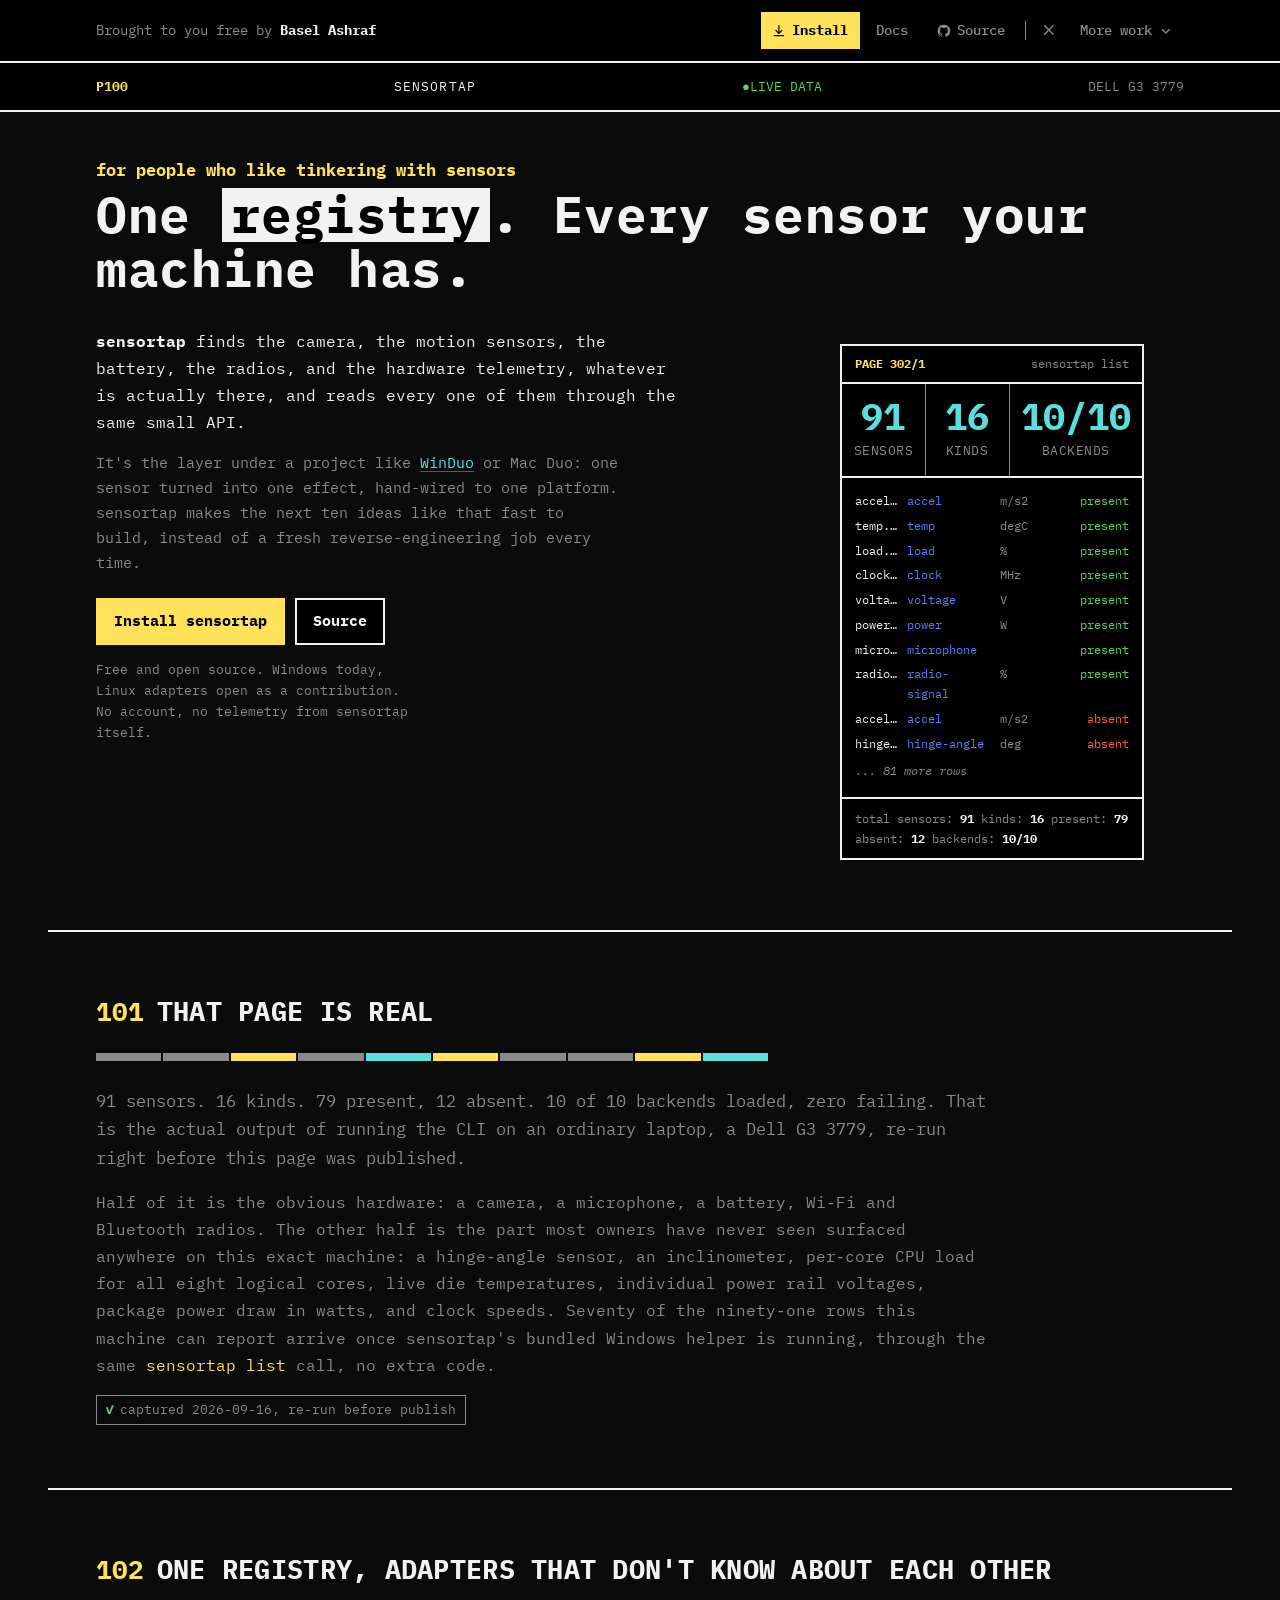
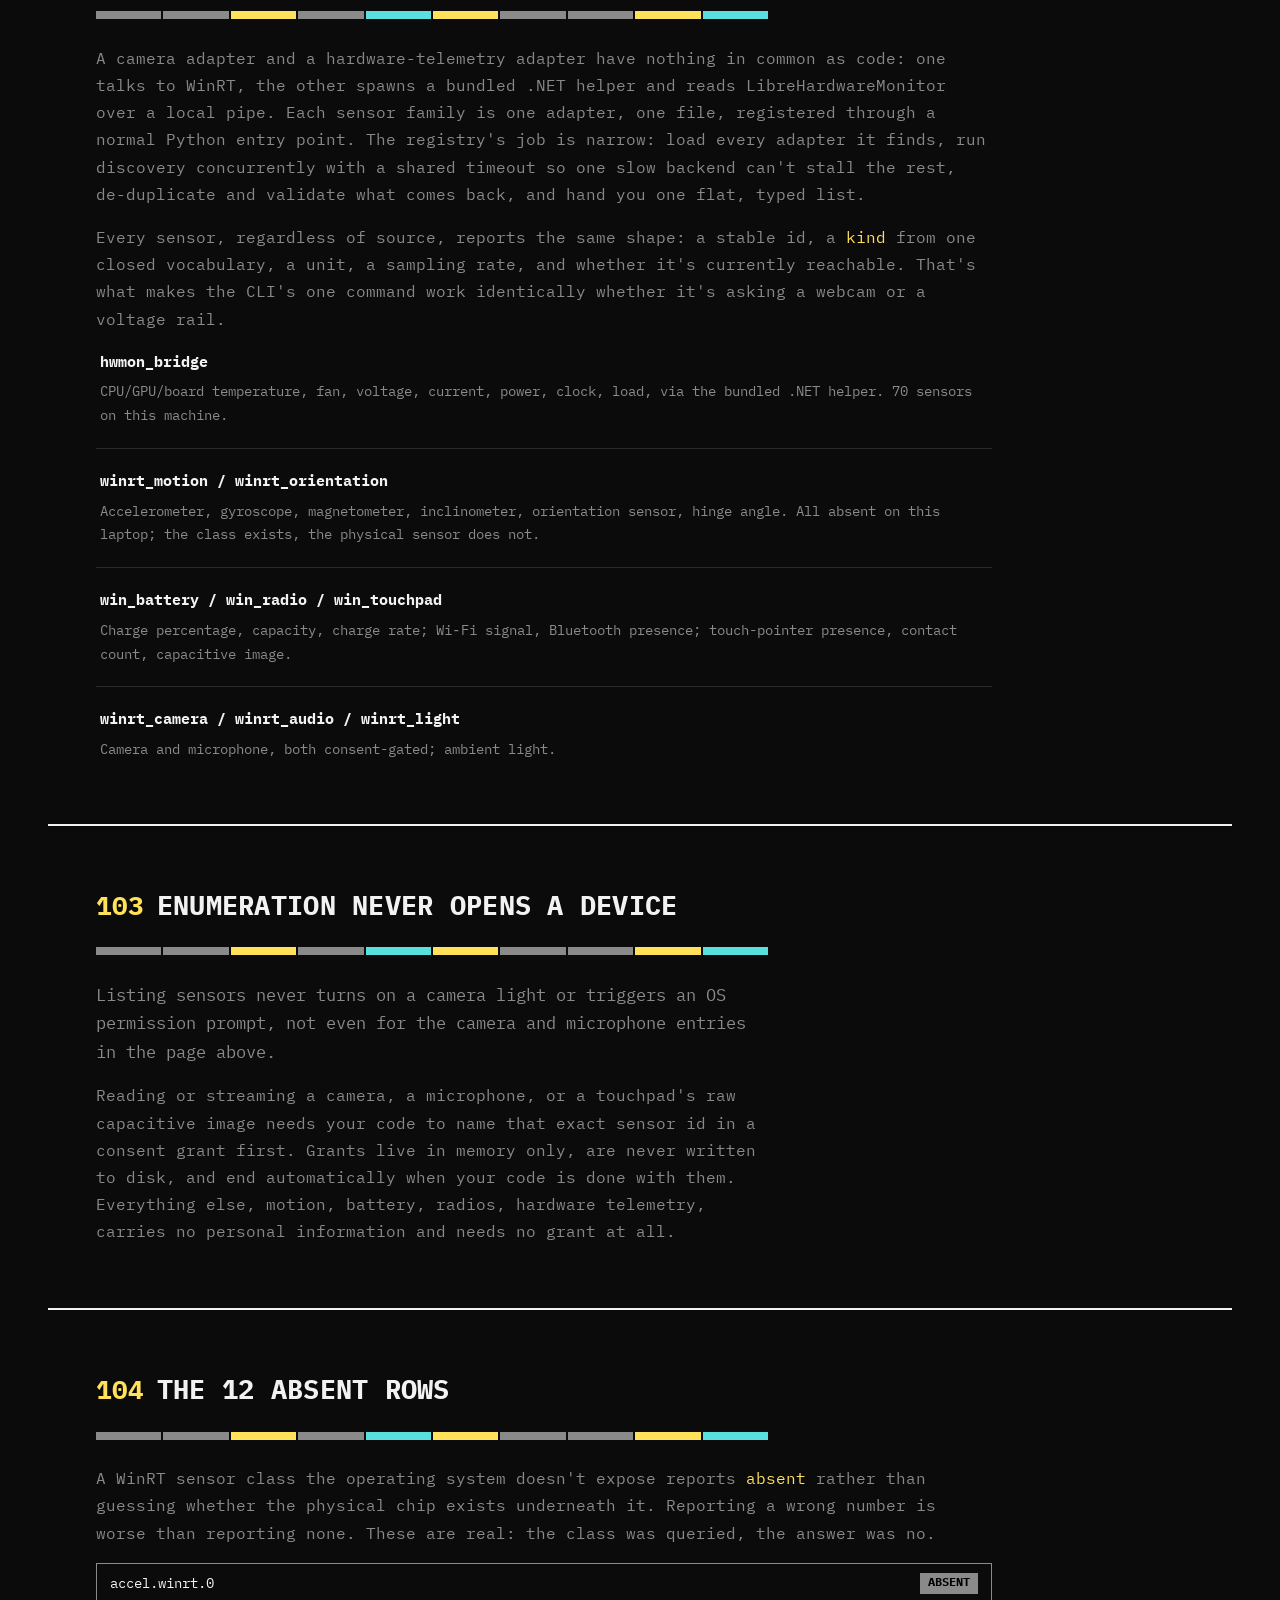
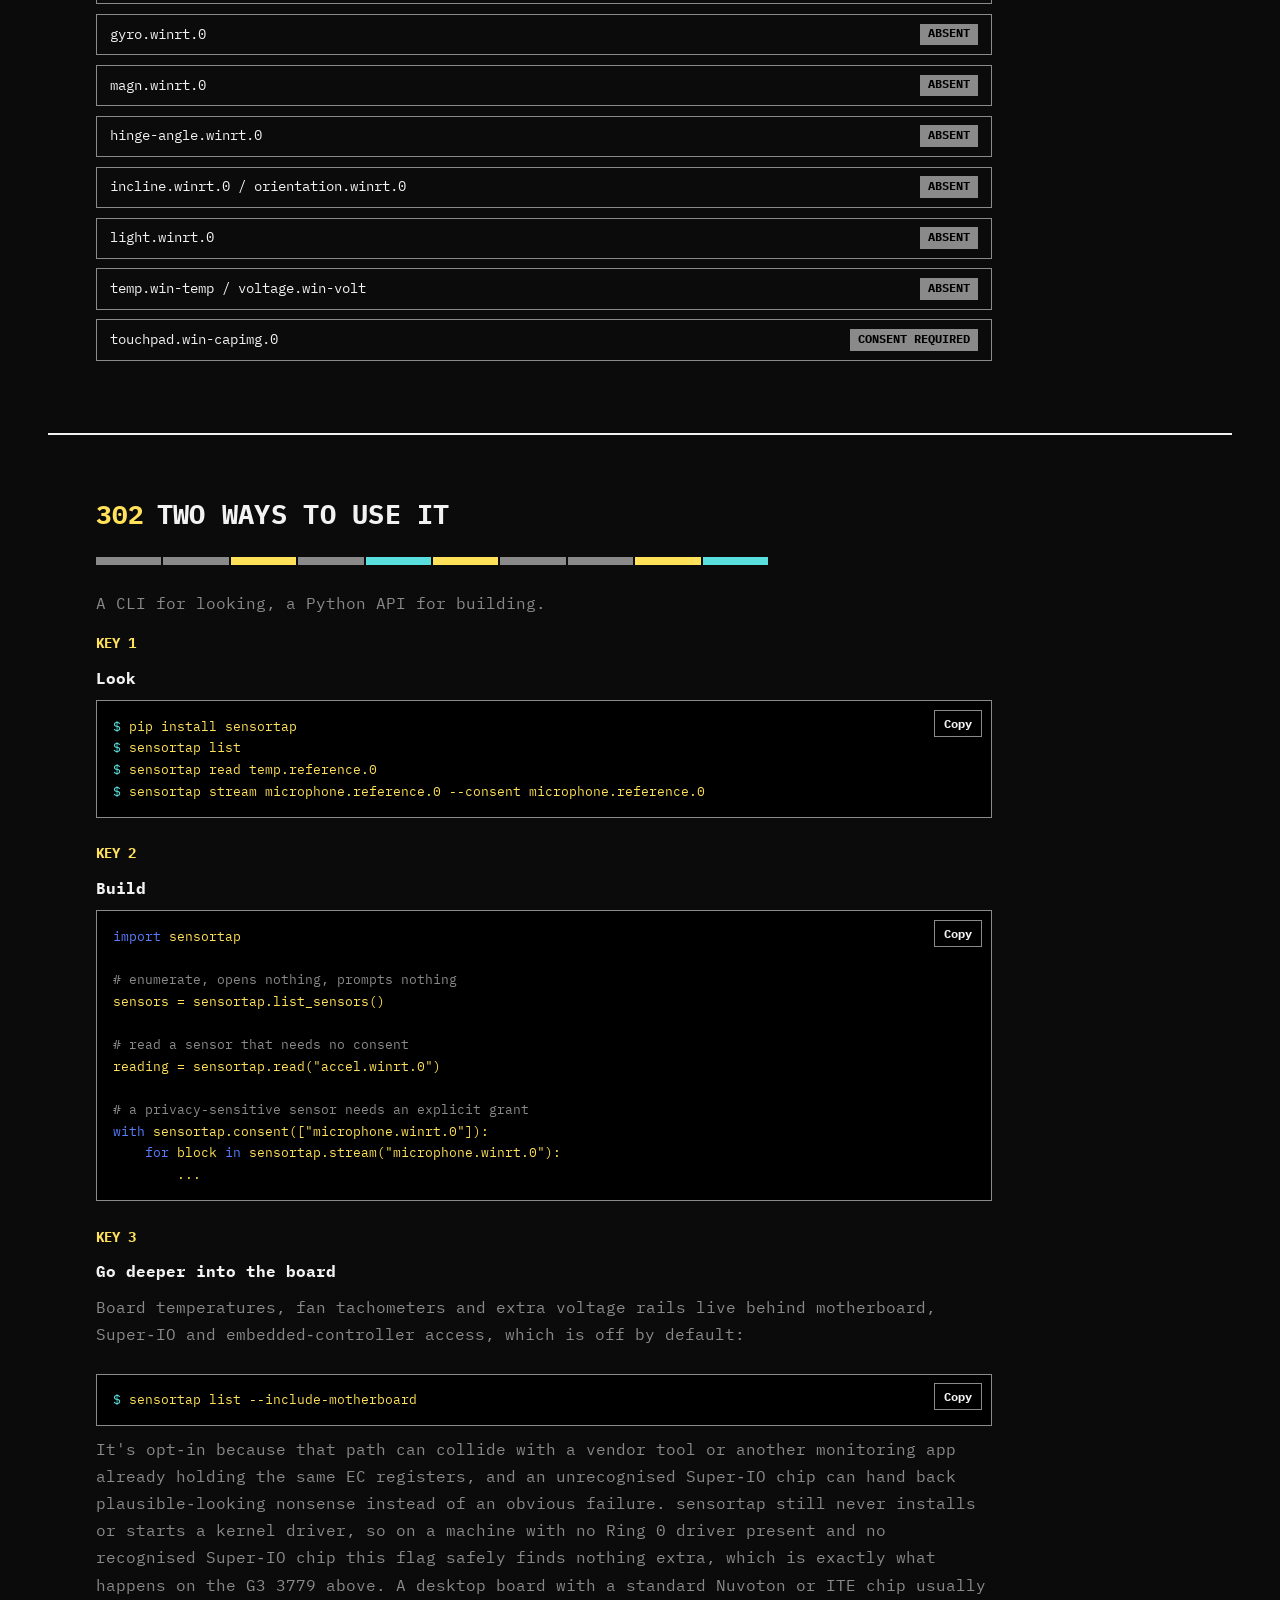
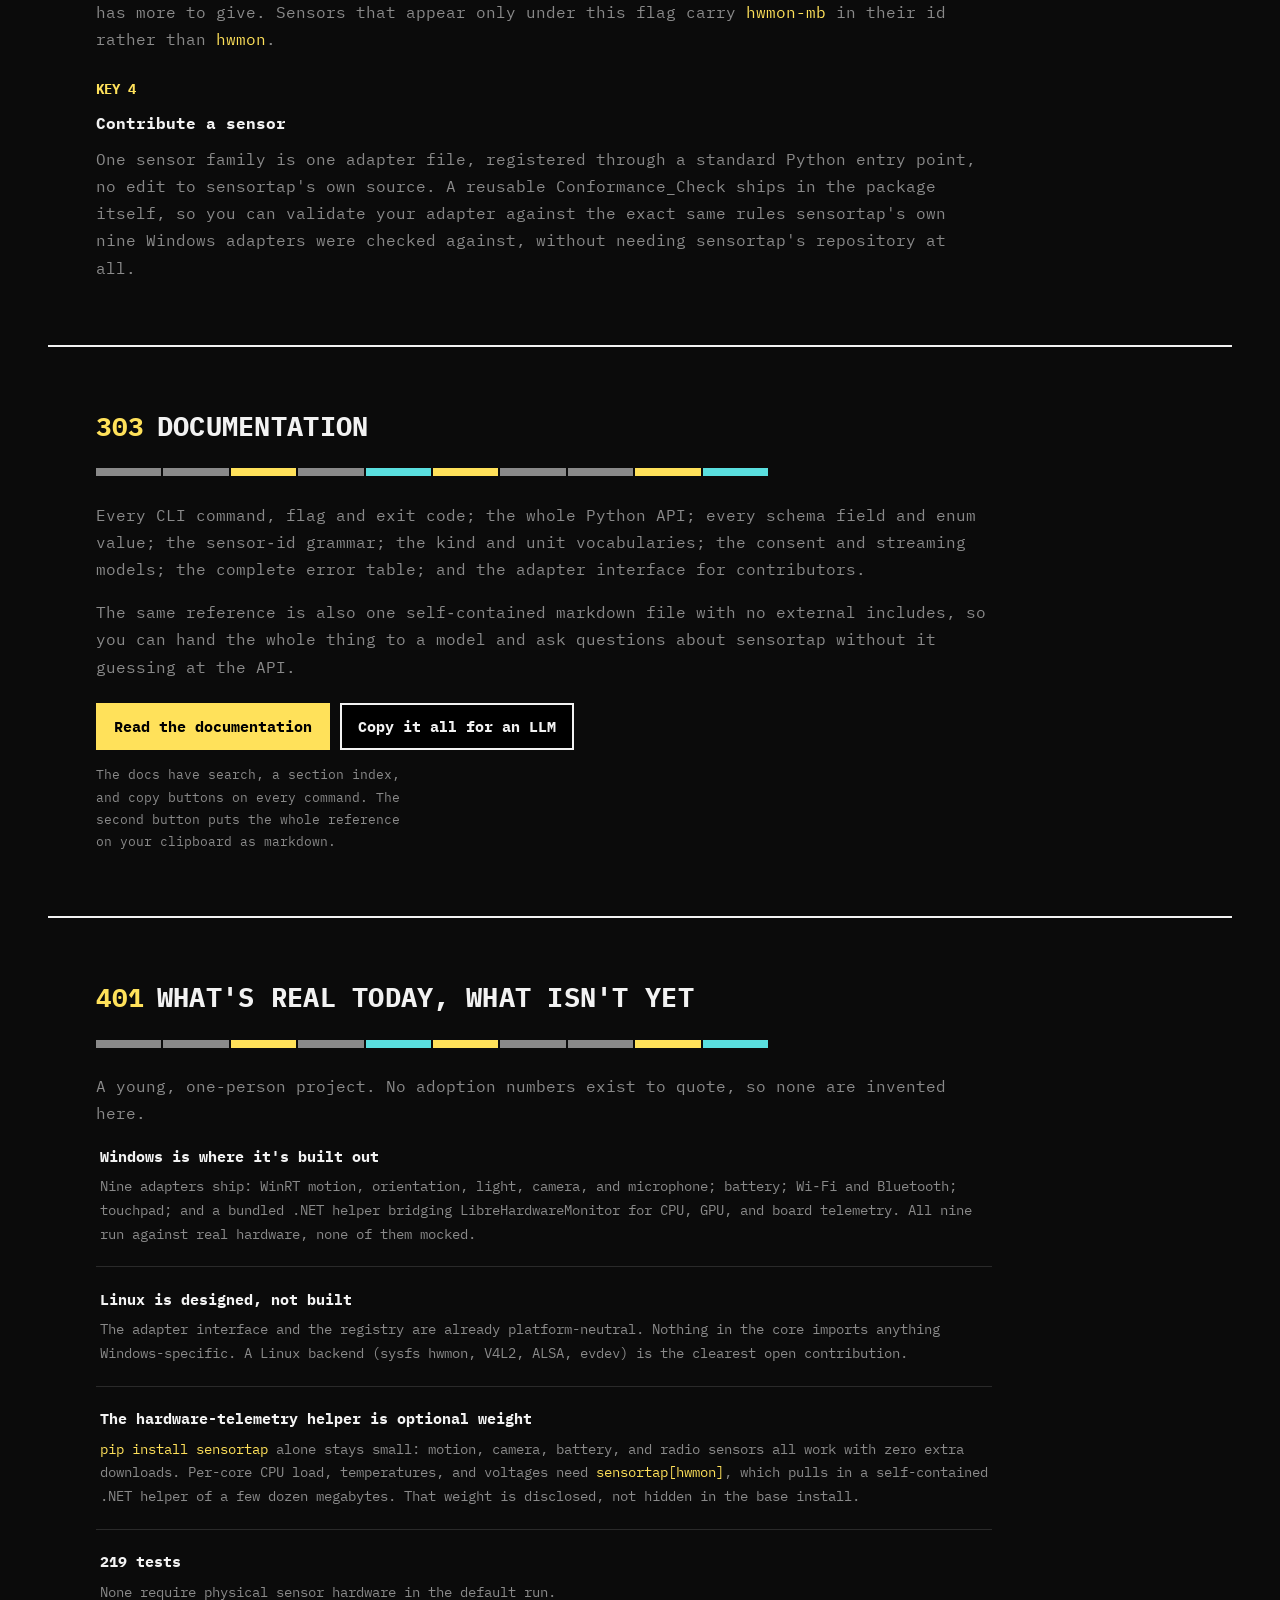
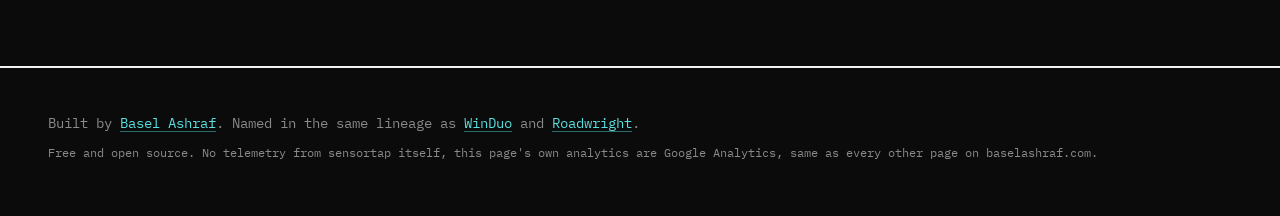
<file: docs/site/index.html>
<!DOCTYPE html>
<html lang="en">
<head>
<meta charset="utf-8">
<meta name="viewport" content="width=device-width, initial-scale=1">

<title>sensortap: every sensor your computer has, one command</title>
<meta name="description" content="sensortap discovers every sensor a computer has, camera, microphone, motion, battery, hardware telemetry, and reads them through one API. pip install sensortap && sensortap list. Free and open source.">
<link rel="canonical" href="https://baselashraf.com/sensortap/">
<meta name="author" content="Basel Ashraf">
<meta name="theme-color" content="#000000">

<meta property="og:type" content="website">
<meta property="og:site_name" content="Basel Ashraf">
<meta property="og:title" content="sensortap: every sensor your computer has, one command">
<meta property="og:description" content="pip install sensortap && sensortap list prints every sensor a machine has. Verified live: 91 sensors, 16 kinds, 79 present, on one ordinary laptop.">
<meta property="og:url" content="https://baselashraf.com/sensortap/">
<meta name="twitter:card" content="summary">
<meta name="twitter:creator" content="@BaselAshraf81">
<meta name="twitter:title" content="sensortap: every sensor your computer has, one command">
<meta name="twitter:description" content="Verified live: 91 sensors, 16 kinds, 79 present, on one ordinary laptop.">

<script type="application/ld+json">
{
  "@context": "https://schema.org",
  "@type": "SoftwareApplication",
  "@id": "https://baselashraf.com/#sensortap",
  "name": "sensortap",
  "url": "https://baselashraf.com/sensortap/",
  "applicationCategory": "DeveloperApplication",
  "operatingSystem": "Windows 10 or later (Linux adapters planned)",
  "description": "A cross-platform Python framework that discovers every sensor a computer has and exposes raw readings through one unified API. One registry, many independent adapters, no hardware-specific code required from the caller.",
  "offers": { "@type": "Offer", "price": "0", "priceCurrency": "USD" },
  "author": { "@type": "Person", "name": "Basel Ashraf", "url": "https://baselashraf.com/" },
  "codeRepository": "https://github.com/BaselAshraf81/sensortap",
  "programmingLanguage": "Python"
}
</script>

<script type="application/ld+json">
{
  "@context": "https://schema.org",
  "@type": "FAQPage",
  "mainEntity": [
    {
      "@type": "Question",
      "name": "What does sensortap actually do?",
      "acceptedAnswer": { "@type": "Answer", "text": "It discovers every sensor a computer has and reads them through one API. Camera, microphone, motion, light, battery, Wi-Fi and Bluetooth radios, touchpad, and, on Windows, hardware telemetry (per-core CPU load, temperatures, voltages, clock speeds) through a bundled helper. One command, sensortap list, prints all of it." }
    },
    {
      "@type": "Question",
      "name": "Is sensortap an app or a library?",
      "acceptedAnswer": { "@type": "Answer", "text": "Both. It ships a CLI (list, read, stream, inspect) and a Python API (sensortap.list_sensors(), .read(), .stream()), meant as the plumbing layer under a sensor-driven tool you build on top of it." }
    },
    {
      "@type": "Question",
      "name": "Does reading my camera or microphone require permission?",
      "acceptedAnswer": { "@type": "Answer", "text": "Yes. Enumerating sensors never opens a device or triggers an OS prompt, even for a camera. Reading or streaming a camera, microphone, or touchpad capacitive sensor requires the calling code to explicitly grant consent for that exact sensor id first." }
    },
    {
      "@type": "Question",
      "name": "What platforms does sensortap support?",
      "acceptedAnswer": { "@type": "Answer", "text": "Windows today, with nine real adapters covering motion, orientation, light, camera, microphone, battery, radio, touchpad, and a bundled .NET helper for hardware telemetry. Linux adapters are designed into the architecture and open as a contribution." }
    }
  ]
}
</script>

<link rel="icon" href="icon.svg" type="image/svg+xml">
<link rel="preconnect" href="https://fonts.googleapis.com">
<link rel="preconnect" href="https://fonts.gstatic.com" crossorigin>
<link href="https://fonts.googleapis.com/css2?family=IBM+Plex+Mono:wght@400;500;600;700&display=swap" rel="stylesheet">
<link rel="stylesheet" href="style.css">

<!--
  Google tag (gtag.js), same Measurement ID as every other page on
  baselashraf.com, so this path's traffic lands in the same property and
  the same sessions as the rest of the site.
-->
<script async src="https://www.googletagmanager.com/gtag/js?id=G-GM71X3G33E"></script>
<script>
  window.dataLayer = window.dataLayer || [];
  function gtag() { dataLayer.push(arguments); }
  gtag("js", new Date());
  gtag("config", "G-GM71X3G33E");
</script>
</head>
<body>

<a class="skip" href="#read">Skip to the explanation</a>

<nav class="bar" aria-label="Site navigation">
  <div class="bar__inner">
    <a class="bar__name" href="/" rel="author">
      Brought to you free by <strong>Basel Ashraf</strong>
    </a>
    <ul class="bar__links">
      <li>
        <a class="bar__link bar__link--primary" href="#install">
          <svg class="icon" viewBox="0 0 16 16" aria-hidden="true" fill="none" stroke="currentColor" stroke-width="1.4" stroke-linecap="round" stroke-linejoin="round"><path d="M8 2v8"/><path d="M4.5 7.5 8 11l3.5-3.5"/><path d="M2.5 13.5h11"/></svg>
          Install
        </a>
      </li>
      <li>
        <a class="bar__link" href="docs/">Docs</a>
      </li>
      <li>
        <a class="bar__link" href="https://github.com/BaselAshraf81/sensortap">
          <svg class="icon" viewBox="0 0 16 16" aria-hidden="true" fill="currentColor"><path d="M8 .8a7.2 7.2 0 0 0-2.28 14.03c.36.07.49-.16.49-.35v-1.24c-2 .44-2.42-.85-2.42-.85-.33-.83-.8-1.05-.8-1.05-.65-.45.05-.44.05-.44.72.05 1.1.74 1.1.74.64 1.1 1.68.78 2.09.6.06-.47.25-.79.46-.97-1.6-.18-3.28-.8-3.28-3.56 0-.79.28-1.43.74-1.94-.07-.18-.32-.91.07-1.9 0 0 .6-.19 1.97.74a6.85 6.85 0 0 1 3.59 0c1.37-.93 1.97-.74 1.97-.74.39.99.14 1.72.07 1.9.46.51.74 1.15.74 1.94 0 2.77-1.69 3.38-3.3 3.56.26.22.49.66.49 1.33v1.97c0 .19.13.42.5.35A7.2 7.2 0 0 0 8 .8Z"/></svg>
          Source
        </a>
      </li>
      <li class="bar__divider" aria-hidden="true"></li>
      <li>
        <a class="bar__link bar__link--icon" href="https://x.com/BaselAshraf81" rel="noopener" aria-label="Follow Basel Ashraf on X" title="Follow on X">
          <svg class="icon" viewBox="0 0 16 16" aria-hidden="true" fill="none" stroke="currentColor" stroke-width="1.6" stroke-linecap="round"><path d="M3 3l10 10M13 3 3 13"/></svg>
        </a>
      </li>
      <li>
        <details class="drop">
          <summary class="bar__link bar__link--dim">
            More work
            <svg class="icon drop__chevron" viewBox="0 0 16 16" aria-hidden="true" fill="none" stroke="currentColor" stroke-width="1.6" stroke-linecap="round" stroke-linejoin="round"><path d="M4 6.5 8 10.5l4-4"/></svg>
          </summary>
          <div class="drop__menu drop__menu--right">
            <a class="drop__option" href="/winduo/" rel="noopener">
              <span class="drop__name">WinDuo</span>
              <span class="drop__note">One sensor, one effect: the webcam becomes a hinge sensor.</span>
            </a>
            <a class="drop__option" href="/roadwright/" rel="noopener">
              <span class="drop__name">Roadwright</span>
              <span class="drop__note">Draw a wheel, see the road it needs to roll smoothly.</span>
            </a>
            <a class="drop__option" href="/" rel="noopener">
              <span class="drop__name">Everything else</span>
              <span class="drop__note">The rest of what I build, at baselashraf.com.</span>
            </a>
          </div>
        </details>
      </li>
    </ul>
  </div>
</nav>

<div class="tt-head" aria-hidden="true">
  <div class="tt-head__row">
    <span class="tt-head__page">P100</span>
    <span class="tt-head__mag">SENSORTAP</span>
    <span class="tt-head__live">LIVE DATA</span>
    <span class="tt-head__clock">DELL G3 3779</span>
  </div>
</div>

<header class="hero" id="top">
  <div class="hero__inner">
    <p class="hero__kicker">for people who like tinkering with sensors</p>
    <h1 class="wordmark">One <span class="wordmark__stripe">registry</span>. Every sensor your machine has.</h1>

    <div class="hero__grid">
      <div>
        <p class="lede">
          <strong>sensortap</strong> finds the camera, the motion sensors, the battery, the radios,
          and the hardware telemetry, whatever is actually there, and reads every one of them
          through the same small API.
        </p>
        <p class="lede lede--quiet">
          It's the layer under a project like <a href="/winduo/">WinDuo</a> or Mac&nbsp;Duo: one
          sensor turned into one effect, hand-wired to one platform. sensortap makes the next ten
          ideas like that fast to build, instead of a fresh reverse-engineering job every time.
        </p>

        <div class="actions">
          <a class="button button--primary" href="#install">Install sensortap</a>
          <a class="button" href="https://github.com/BaselAshraf81/sensortap" rel="noopener">Source</a>
        </div>
        <p class="fineprint">
          Free and open source. Windows today, Linux adapters open as a contribution.
          No account, no telemetry from sensortap itself.
        </p>
      </div>

      <!--
        The data page: real output from `sensortap list --include-elevated`
        on a Dell G3 3779, re-verified before publish. Every figure and row
        below is the actual CLI's output, not a mockup.
      -->
      <figure class="data-page" aria-label="Summary of sensortap list output: 91 sensors found across 16 kinds, 79 present and 12 absent, all 10 backends loaded.">
        <div class="data-page__head">
          <span class="data-page__head-left">PAGE 302/1</span>
          <span class="data-page__head-right">sensortap list</span>
        </div>
        <div class="data-page__figures">
          <div class="figure">
            <span class="figure__value">91</span>
            <span class="figure__label">SENSORS</span>
          </div>
          <div class="figure">
            <span class="figure__value">16</span>
            <span class="figure__label">KINDS</span>
          </div>
          <div class="figure">
            <span class="figure__value">10/10</span>
            <span class="figure__label">BACKENDS</span>
          </div>
        </div>
        <div class="data-page__rows">
          <div class="dp-row"><span class="dp-row__id">accel.reference.0</span><span class="dp-row__kind">accel</span><span class="dp-row__unit">m/s2</span><span class="dp-row__status--present">present</span></div>
          <div class="dp-row"><span class="dp-row__id">temp.hwmon.2aed454...</span><span class="dp-row__kind">temp</span><span class="dp-row__unit">degC</span><span class="dp-row__status--present">present</span></div>
          <div class="dp-row"><span class="dp-row__id">load.hwmon.037e93...</span><span class="dp-row__kind">load</span><span class="dp-row__unit">%</span><span class="dp-row__status--present">present</span></div>
          <div class="dp-row"><span class="dp-row__id">clock.hwmon.08ba84...</span><span class="dp-row__kind">clock</span><span class="dp-row__unit">MHz</span><span class="dp-row__status--present">present</span></div>
          <div class="dp-row"><span class="dp-row__id">voltage.hwmon.2da99...</span><span class="dp-row__kind">voltage</span><span class="dp-row__unit">V</span><span class="dp-row__status--present">present</span></div>
          <div class="dp-row"><span class="dp-row__id">power.hwmon.72bbfc...</span><span class="dp-row__kind">power</span><span class="dp-row__unit">W</span><span class="dp-row__status--present">present</span></div>
          <div class="dp-row"><span class="dp-row__id">microphone.reference.0</span><span class="dp-row__kind">microphone</span><span class="dp-row__unit"></span><span class="dp-row__status--present">present</span></div>
          <div class="dp-row"><span class="dp-row__id">radio-signal.win-radio.0</span><span class="dp-row__kind">radio-signal</span><span class="dp-row__unit">%</span><span class="dp-row__status--present">present</span></div>
          <div class="dp-row"><span class="dp-row__id">accel.winrt.0</span><span class="dp-row__kind">accel</span><span class="dp-row__unit">m/s2</span><span class="dp-row__status--absent">absent</span></div>
          <div class="dp-row"><span class="dp-row__id">hinge-angle.winrt.0</span><span class="dp-row__kind">hinge-angle</span><span class="dp-row__unit">deg</span><span class="dp-row__status--absent">absent</span></div>
          <div class="dp-more">... 81 more rows</div>
        </div>
        <div class="data-page__foot">
          total sensors: <strong>91</strong>  kinds: <strong>16</strong>  present: <strong>79</strong>  absent: <strong>12</strong>  backends: <strong>10/10</strong>
        </div>
      </figure>
    </div>
  </div>
</header>

<main id="read">

  <section class="tt-page" id="page-101">
    <div class="tt-page__head">
      <span class="tt-page__num">101</span>
      <h2>That page is real</h2>
    </div>
    <div class="tt-page__body tt-page__body--wide">
      <div class="mosaic" aria-hidden="true">
        <span></span><span></span><span></span><span></span><span></span>
        <span></span><span></span><span></span><span></span><span></span>
      </div>
      <p class="statement">
        91 sensors. 16 kinds. 79 present, 12 absent. 10 of 10 backends loaded, zero failing.
        That is the actual output of running the CLI on an ordinary laptop, a Dell G3 3779,
        re-run right before this page was published.
      </p>
      <p>
        Half of it is the obvious hardware: a camera, a microphone, a battery, Wi&#8209;Fi and
        Bluetooth radios. The other half is the part most owners have never seen surfaced
        anywhere on this exact machine: a hinge&#8209;angle sensor, an inclinometer,
        per&#8209;core CPU load for all eight logical cores, live die temperatures, individual
        power rail voltages, package power draw in watts, and clock speeds. Seventy of the
        ninety&#8209;one rows this machine can report arrive once sensortap's bundled Windows
        helper is running, through the same <code>sensortap list</code> call, no extra code.
      </p>
      <p class="stamp">captured 2026-09-16, re-run before publish</p>
    </div>
  </section>

  <section class="tt-page" id="page-102">
    <div class="tt-page__head">
      <span class="tt-page__num">102</span>
      <h2>One registry, adapters that don't know about each other</h2>
    </div>
    <div class="tt-page__body tt-page__body--wide">
      <div class="mosaic" aria-hidden="true">
        <span></span><span></span><span></span><span></span><span></span>
        <span></span><span></span><span></span><span></span><span></span>
      </div>
      <p>
        A camera adapter and a hardware-telemetry adapter have nothing in common as code:
        one talks to WinRT, the other spawns a bundled .NET helper and reads
        LibreHardwareMonitor over a local pipe. Each sensor family is one adapter, one file,
        registered through a normal Python entry point. The registry's job is narrow: load
        every adapter it finds, run discovery concurrently with a shared timeout so one slow
        backend can't stall the rest, de-duplicate and validate what comes back, and hand you
        one flat, typed list.
      </p>
      <p>
        Every sensor, regardless of source, reports the same shape: a stable id, a
        <code>kind</code> from one closed vocabulary, a unit, a sampling rate, and whether
        it's currently reachable. That's what makes the CLI's one command work identically
        whether it's asking a webcam or a voltage rail.
      </p>
      <dl class="kv">
        <div class="kv-row">
          <dt>hwmon_bridge</dt>
          <dd>CPU/GPU/board temperature, fan, voltage, current, power, clock, load, via the bundled .NET helper. 70 sensors on this machine.</dd>
        </div>
        <div class="kv-row">
          <dt>winrt_motion / winrt_orientation</dt>
          <dd>Accelerometer, gyroscope, magnetometer, inclinometer, orientation sensor, hinge angle. All absent on this laptop; the class exists, the physical sensor does not.</dd>
        </div>
        <div class="kv-row">
          <dt>win_battery / win_radio / win_touchpad</dt>
          <dd>Charge percentage, capacity, charge rate; Wi&#8209;Fi signal, Bluetooth presence; touch-pointer presence, contact count, capacitive image.</dd>
        </div>
        <div class="kv-row">
          <dt>winrt_camera / winrt_audio / winrt_light</dt>
          <dd>Camera and microphone, both consent-gated; ambient light.</dd>
        </div>
      </dl>
    </div>
  </section>

  <section class="tt-page" id="page-103">
    <div class="tt-page__head">
      <span class="tt-page__num">103</span>
      <h2>Enumeration never opens a device</h2>
    </div>
    <div class="tt-page__body">
      <div class="mosaic" aria-hidden="true">
        <span></span><span></span><span></span><span></span><span></span>
        <span></span><span></span><span></span><span></span><span></span>
      </div>
      <p class="statement">
        Listing sensors never turns on a camera light or triggers an OS permission prompt,
        not even for the camera and microphone entries in the page above.
      </p>
      <p>
        Reading or streaming a camera, a microphone, or a touchpad's raw capacitive image needs
        your code to name that exact sensor id in a consent grant first. Grants live in memory
        only, are never written to disk, and end automatically when your code is done with
        them. Everything else, motion, battery, radios, hardware telemetry, carries no personal
        information and needs no grant at all.
      </p>
    </div>
  </section>

  <section class="tt-page" id="page-104">
    <div class="tt-page__head">
      <span class="tt-page__num">104</span>
      <h2>The 12 absent rows</h2>
    </div>
    <div class="tt-page__body tt-page__body--wide">
      <div class="mosaic" aria-hidden="true">
        <span></span><span></span><span></span><span></span><span></span>
        <span></span><span></span><span></span><span></span><span></span>
      </div>
      <p>
        A WinRT sensor class the operating system doesn't expose reports <code>absent</code>
        rather than guessing whether the physical chip exists underneath it. Reporting a wrong
        number is worse than reporting none. These are real: the class was queried, the answer
        was no.
      </p>

      <details class="reveal">
        <summary>accel.winrt.0 <span class="reveal__tag">ABSENT</span></summary>
        <p class="reveal__body">No physical accelerometer exposed by WinRT on this laptop. The reference adapter's synthetic accelerometer (<code>accel.reference.0</code>) is present instead, used for testing without hardware.</p>
      </details>
      <details class="reveal">
        <summary>gyro.winrt.0 <span class="reveal__tag">ABSENT</span></summary>
        <p class="reveal__body">No gyroscope. Same WinRT class check as accel.winrt.0, same honest result.</p>
      </details>
      <details class="reveal">
        <summary>magn.winrt.0 <span class="reveal__tag">ABSENT</span></summary>
        <p class="reveal__body">No magnetometer exposed by the OS on this hardware.</p>
      </details>
      <details class="reveal">
        <summary>hinge-angle.winrt.0 <span class="reveal__tag">ABSENT</span></summary>
        <p class="reveal__body">Hinge-angle sensors ship on 2-in-1 and foldable devices. A Dell G3 3779 is neither.</p>
      </details>
      <details class="reveal">
        <summary>incline.winrt.0 / orientation.winrt.0 <span class="reveal__tag">ABSENT</span></summary>
        <p class="reveal__body">Both are derived from the same motion sensors this machine doesn't have, so both report absent rather than a fabricated reading.</p>
      </details>
      <details class="reveal">
        <summary>light.winrt.0 <span class="reveal__tag">ABSENT</span></summary>
        <p class="reveal__body">No ambient light sensor on this laptop's lid.</p>
      </details>
      <details class="reveal">
        <summary>temp.win-temp / voltage.win-volt <span class="reveal__tag">ABSENT</span></summary>
        <p class="reveal__body">Battery-pack temperature and cell voltage aren't exposed by this laptop's battery controller over the Windows API this adapter uses.</p>
      </details>
      <details class="reveal">
        <summary>touchpad.win-capimg.0 <span class="reveal__tag">CONSENT REQUIRED</span></summary>
        <p class="reveal__body">This sensor is present. Reading it needs an explicit consent grant, because it's the touchpad's raw capacitive image.</p>
      </details>
    </div>
  </section>

  <section class="tt-page" id="install">
    <div class="tt-page__head">
      <span class="tt-page__num">302</span>
      <h2>Two ways to use it</h2>
    </div>
    <div class="tt-page__body tt-page__body--wide">
      <div class="mosaic" aria-hidden="true">
        <span></span><span></span><span></span><span></span><span></span>
        <span></span><span></span><span></span><span></span><span></span>
      </div>
      <p>A CLI for looking, a Python API for building.</p>

      <ol class="steps">
        <li class="step">
          <span class="step__key">KEY 1</span>
          <h3>Look</h3>
          <div class="code-block-wrap">
            <pre class="code-block" id="cmd-look"><code><span class="prompt">$</span> pip install sensortap
<span class="prompt">$</span> sensortap list
<span class="prompt">$</span> sensortap read temp.reference.0
<span class="prompt">$</span> sensortap stream microphone.reference.0 --consent microphone.reference.0</code></pre>
            <button class="copy-btn" type="button" data-copy-target="cmd-look">Copy</button>
          </div>
        </li>
        <li class="step">
          <span class="step__key">KEY 2</span>
          <h3>Build</h3>
          <div class="code-block-wrap">
            <pre class="code-block" id="cmd-build"><code><span class="kw">import</span> sensortap

<span class="cm"># enumerate, opens nothing, prompts nothing</span>
sensors = sensortap.list_sensors()

<span class="cm"># read a sensor that needs no consent</span>
reading = sensortap.read(<span class="str">"accel.winrt.0"</span>)

<span class="cm"># a privacy-sensitive sensor needs an explicit grant</span>
<span class="kw">with</span> sensortap.consent([<span class="str">"microphone.winrt.0"</span>]):
    <span class="kw">for</span> block <span class="kw">in</span> sensortap.stream(<span class="str">"microphone.winrt.0"</span>):
        ...</code></pre>
            <button class="copy-btn" type="button" data-copy-target="cmd-build">Copy</button>
          </div>
        </li>
        <li class="step">
          <span class="step__key">KEY 3</span>
          <h3>Go deeper into the board</h3>
          <p>
            Board temperatures, fan tachometers and extra voltage rails live behind
            motherboard, Super&#8209;IO and embedded&#8209;controller access, which is off by
            default:
          </p>
          <div class="code-block-wrap">
            <pre class="code-block" id="cmd-mb"><code><span class="prompt">$</span> sensortap list --include-motherboard</code></pre>
            <button class="copy-btn" type="button" data-copy-target="cmd-mb">Copy</button>
          </div>
          <p>
            It's opt&#8209;in because that path can collide with a vendor tool or another
            monitoring app already holding the same EC registers, and an unrecognised
            Super&#8209;IO chip can hand back plausible&#8209;looking nonsense instead of an
            obvious failure. sensortap still never installs or starts a kernel driver, so on a
            machine with no Ring&nbsp;0 driver present and no recognised Super&#8209;IO chip
            this flag safely finds nothing extra, which is exactly what happens on the G3 3779
            above. A desktop board with a standard Nuvoton or ITE chip usually has more to
            give. Sensors that appear only under this flag carry <code>hwmon-mb</code> in their
            id rather than <code>hwmon</code>.
          </p>
        </li>
        <li class="step">
          <span class="step__key">KEY 4</span>
          <h3>Contribute a sensor</h3>
          <p>
            One sensor family is one adapter file, registered through a standard Python entry
            point, no edit to sensortap's own source. A reusable Conformance_Check ships in the
            package itself, so you can validate your adapter against the exact same rules
            sensortap's own nine Windows adapters were checked against, without needing
            sensortap's repository at all.
          </p>
        </li>
      </ol>
    </div>
  </section>

  <section class="tt-page" id="docs">
    <div class="tt-page__head">
      <span class="tt-page__num">303</span>
      <h2>Documentation</h2>
    </div>
    <div class="tt-page__body tt-page__body--wide">
      <div class="mosaic" aria-hidden="true">
        <span></span><span></span><span></span><span></span><span></span>
        <span></span><span></span><span></span><span></span><span></span>
      </div>
      <p>
        Every CLI command, flag and exit code; the whole Python API; every schema field and
        enum value; the sensor&#8209;id grammar; the kind and unit vocabularies; the consent and
        streaming models; the complete error table; and the adapter interface for contributors.
      </p>
      <p>
        The same reference is also one self&#8209;contained markdown file with no external
        includes, so you can hand the whole thing to a model and ask questions about sensortap
        without it guessing at the API.
      </p>

      <div class="actions">
        <a class="button button--primary" href="docs/">Read the documentation</a>
        <button class="button" type="button" id="copy-reference"
                data-src="reference.md">Copy it all for an LLM</button>
      </div>
      <p class="fineprint" id="copy-reference-note" role="status">
        The docs have search, a section index, and copy buttons on every command. The second
        button puts the whole reference on your clipboard as markdown.
      </p>
    </div>
  </section>

  <section class="tt-page" id="page-401">
    <div class="tt-page__head">
      <span class="tt-page__num">401</span>
      <h2>What's real today, what isn't yet</h2>
    </div>
    <div class="tt-page__body tt-page__body--wide">
      <div class="mosaic" aria-hidden="true">
        <span></span><span></span><span></span><span></span><span></span>
        <span></span><span></span><span></span><span></span><span></span>
      </div>
      <p>
        A young, one-person project. No adoption numbers exist to quote, so none are invented
        here.
      </p>

      <dl class="kv">
        <div class="kv-row">
          <dt>Windows is where it's built out</dt>
          <dd>
            Nine adapters ship: WinRT motion, orientation, light, camera, and microphone;
            battery; Wi&#8209;Fi and Bluetooth; touchpad; and a bundled .NET helper bridging
            LibreHardwareMonitor for CPU, GPU, and board telemetry. All nine run against real
            hardware, none of them mocked.
          </dd>
        </div>
        <div class="kv-row">
          <dt>Linux is designed, not built</dt>
          <dd>
            The adapter interface and the registry are already platform-neutral. Nothing in
            the core imports anything Windows-specific. A Linux backend (sysfs hwmon, V4L2,
            ALSA, evdev) is the clearest open contribution.
          </dd>
        </div>
        <div class="kv-row">
          <dt>The hardware-telemetry helper is optional weight</dt>
          <dd>
            <code>pip install sensortap</code> alone stays small: motion, camera, battery, and
            radio sensors all work with zero extra downloads. Per-core CPU load, temperatures,
            and voltages need <code>sensortap[hwmon]</code>, which pulls in a self-contained
            .NET helper of a few dozen megabytes. That weight is disclosed, not hidden in the
            base install.
          </dd>
        </div>
        <div class="kv-row">
          <dt>219 tests</dt>
          <dd>None require physical sensor hardware in the default run.</dd>
        </div>
      </dl>
    </div>
  </section>

</main>

<footer class="foot">
  <div class="foot__inner">
    <p>
      Built by <a href="/">Basel Ashraf</a>. Named in the same lineage as
      <a href="/winduo/">WinDuo</a> and <a href="/roadwright/">Roadwright</a>.
    </p>
    <p class="foot__fine">
      Free and open source. No telemetry from sensortap itself, this page's own analytics are
      Google Analytics, same as every other page on baselashraf.com.
    </p>
  </div>
</footer>

<script>
  document.querySelectorAll(".copy-btn").forEach(function (btn) {
    btn.addEventListener("click", function () {
      var target = document.getElementById(btn.getAttribute("data-copy-target"));
      if (!target) return;
      var text = target.innerText.replace(/\$\s?/g, "").trim();
      navigator.clipboard.writeText(text).then(function () {
        var original = btn.textContent;
        btn.textContent = "Copied";
        btn.classList.add("copy-btn--done");
        setTimeout(function () {
          btn.textContent = original;
          btn.classList.remove("copy-btn--done");
        }, 1600);
      });
    });
  });

  // Fetch the reference markdown and copy it whole. Done on click rather
  // than inlining ~35 kB of markdown into this page's HTML, which every
  // visitor would pay for and almost none would use.
  (function () {
    var btn = document.getElementById("copy-reference");
    if (!btn) return;
    var note = document.getElementById("copy-reference-note");
    var original = btn.textContent;

    btn.addEventListener("click", function () {
      btn.disabled = true;
      btn.textContent = "Fetching\u2026";

      fetch(btn.getAttribute("data-src"))
        .then(function (response) {
          if (!response.ok) throw new Error("HTTP " + response.status);
          return response.text();
        })
        .then(function (text) {
          return navigator.clipboard.writeText(text).then(function () {
            var kb = Math.round(text.length / 1024);
            btn.textContent = "Copied";
            if (note) note.textContent = kb + " kB of markdown on your clipboard.";
          });
        })
        .catch(function (err) {
          btn.textContent = original;
          if (note) {
            note.textContent =
              "Copy failed (" + err.message + "). Open it as plain text and copy manually.";
          }
        })
        .then(function () {
          setTimeout(function () {
            btn.disabled = false;
            if (btn.textContent === "Copied") btn.textContent = original;
          }, 2200);
        });
    });
  })();
</script>

</body>
</html>
</file>
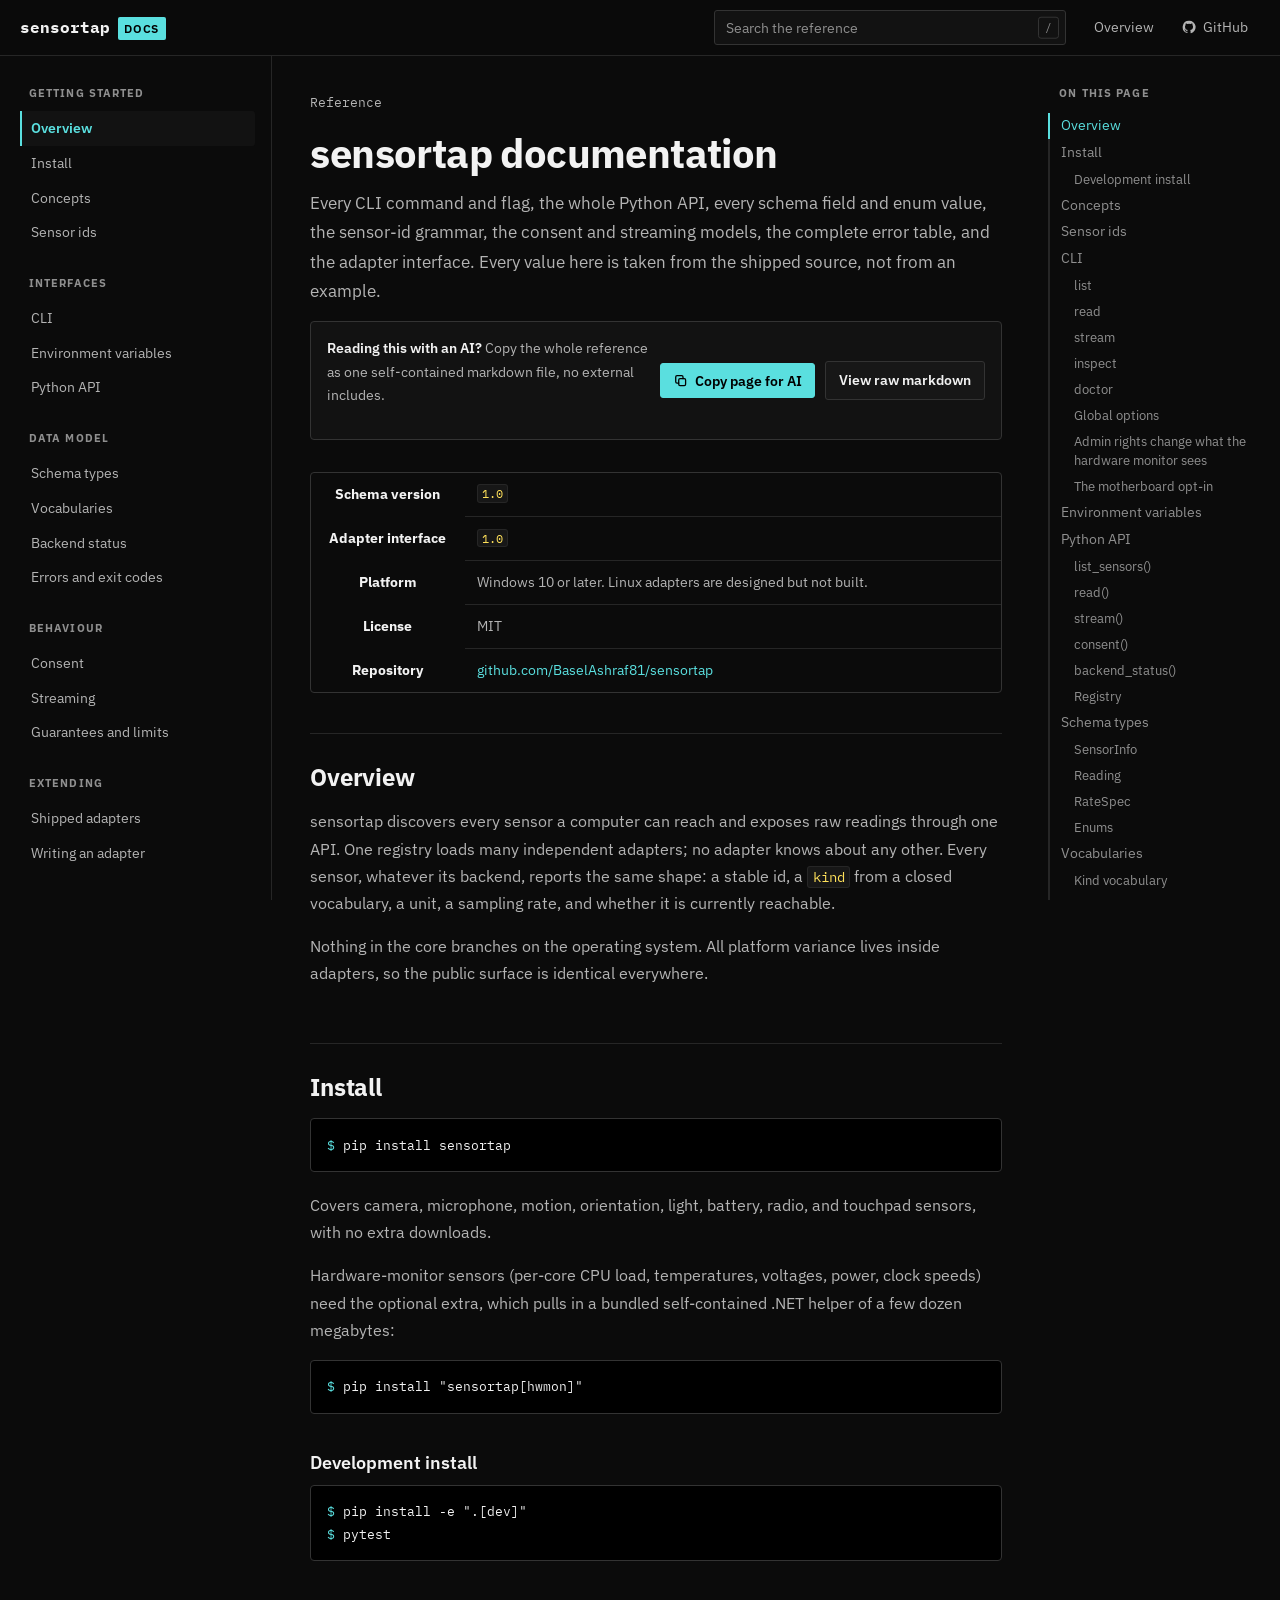
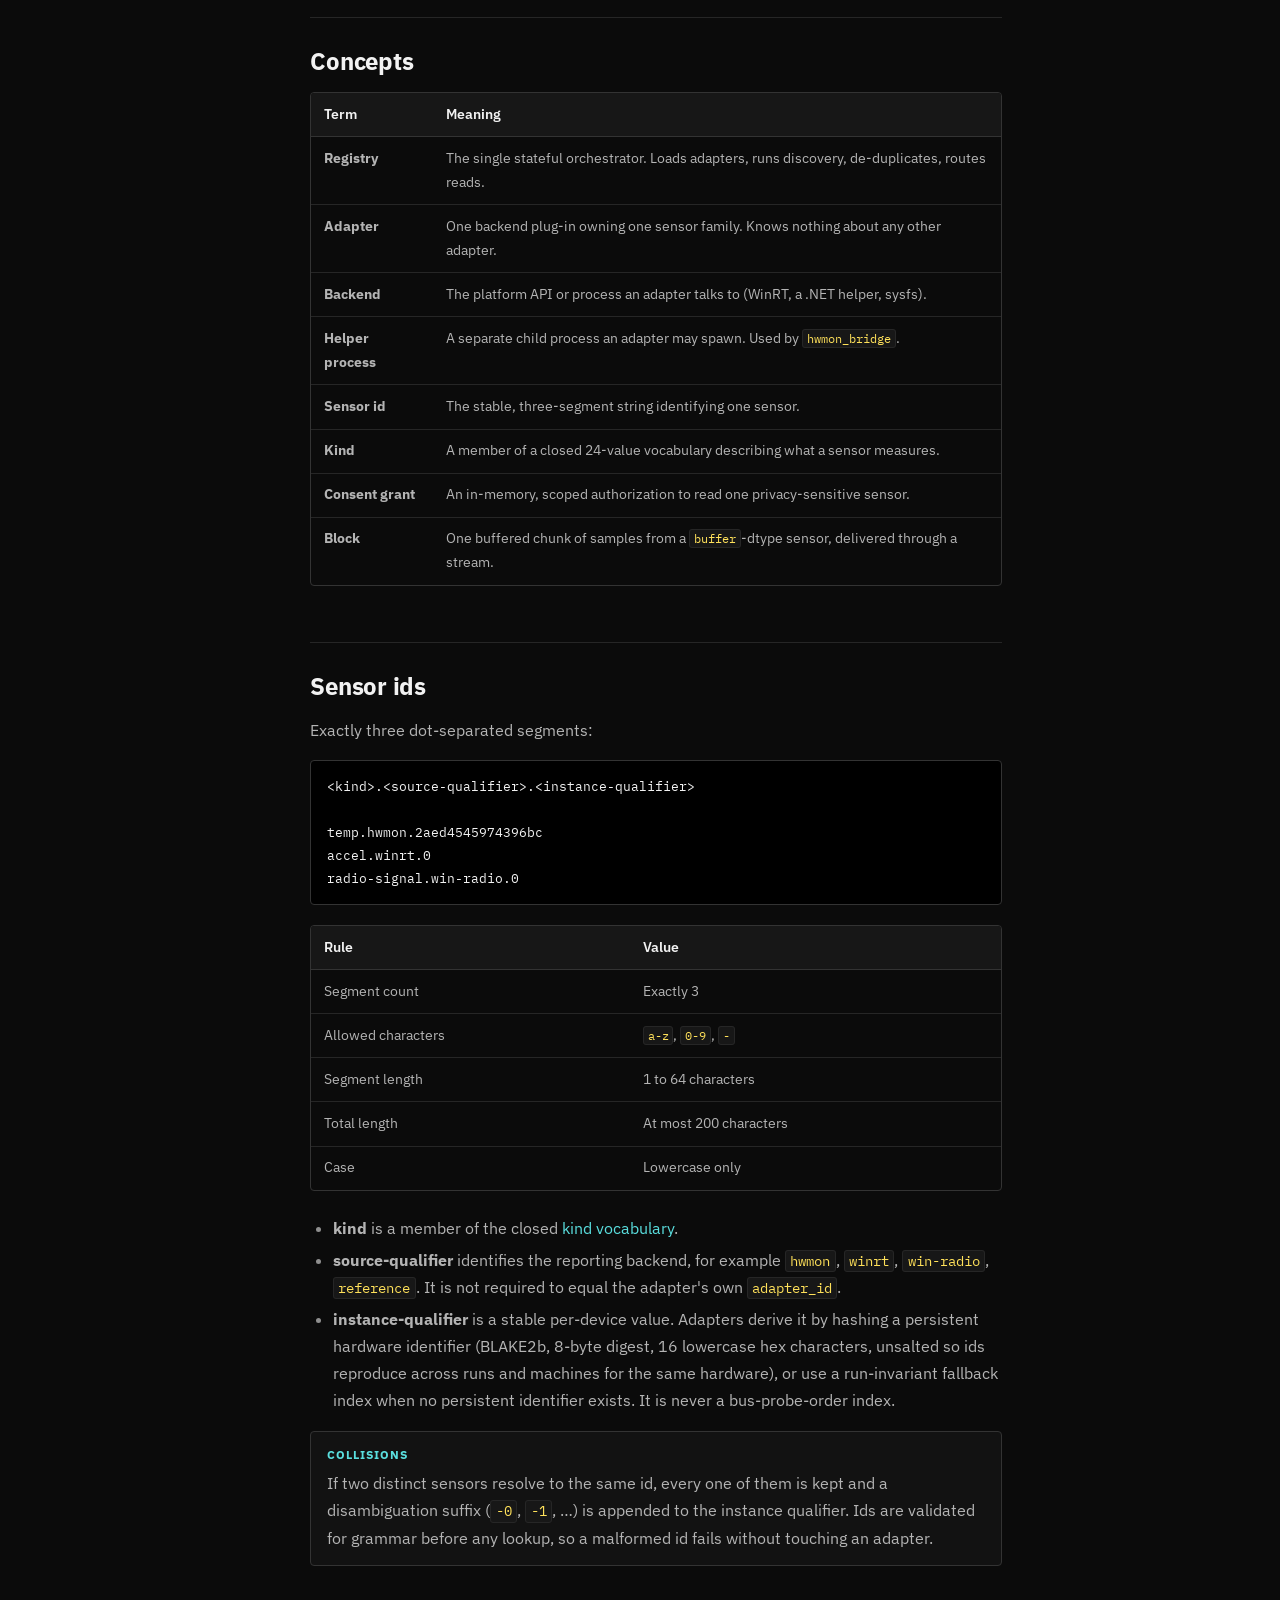
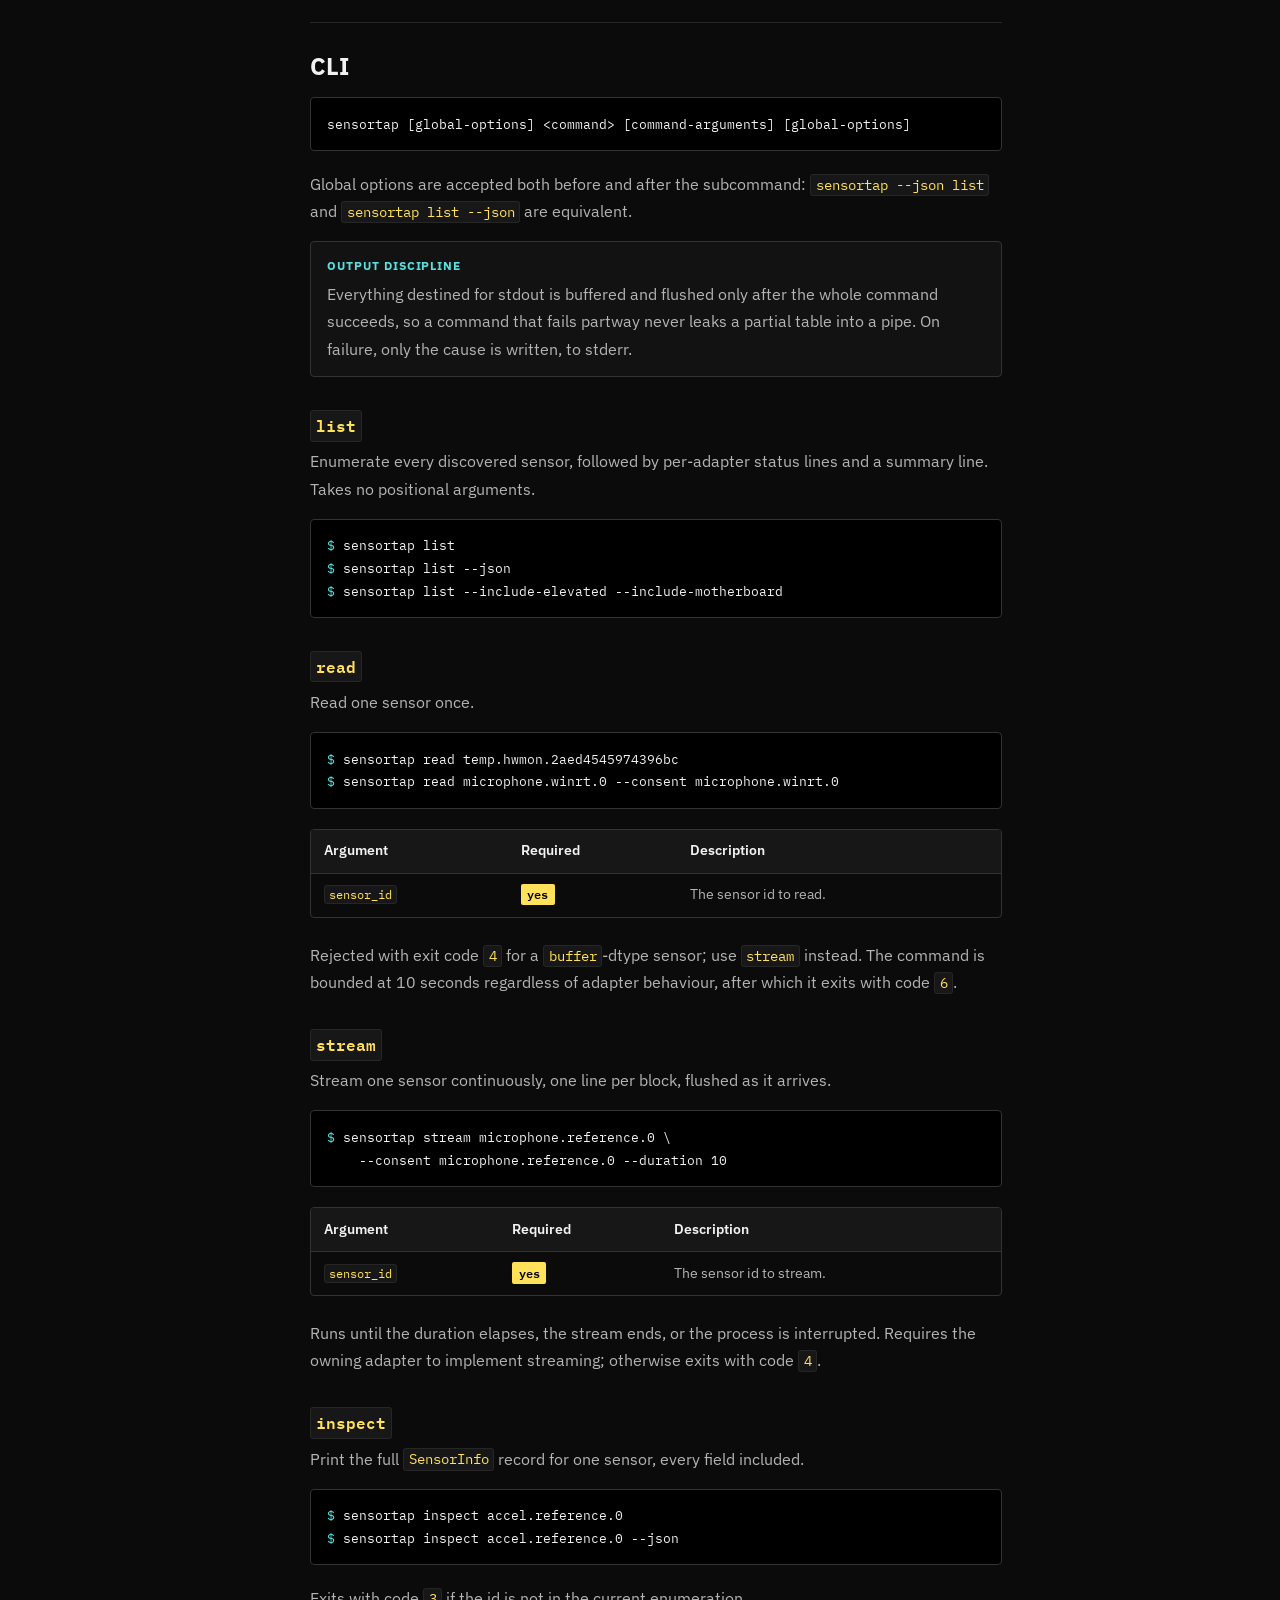
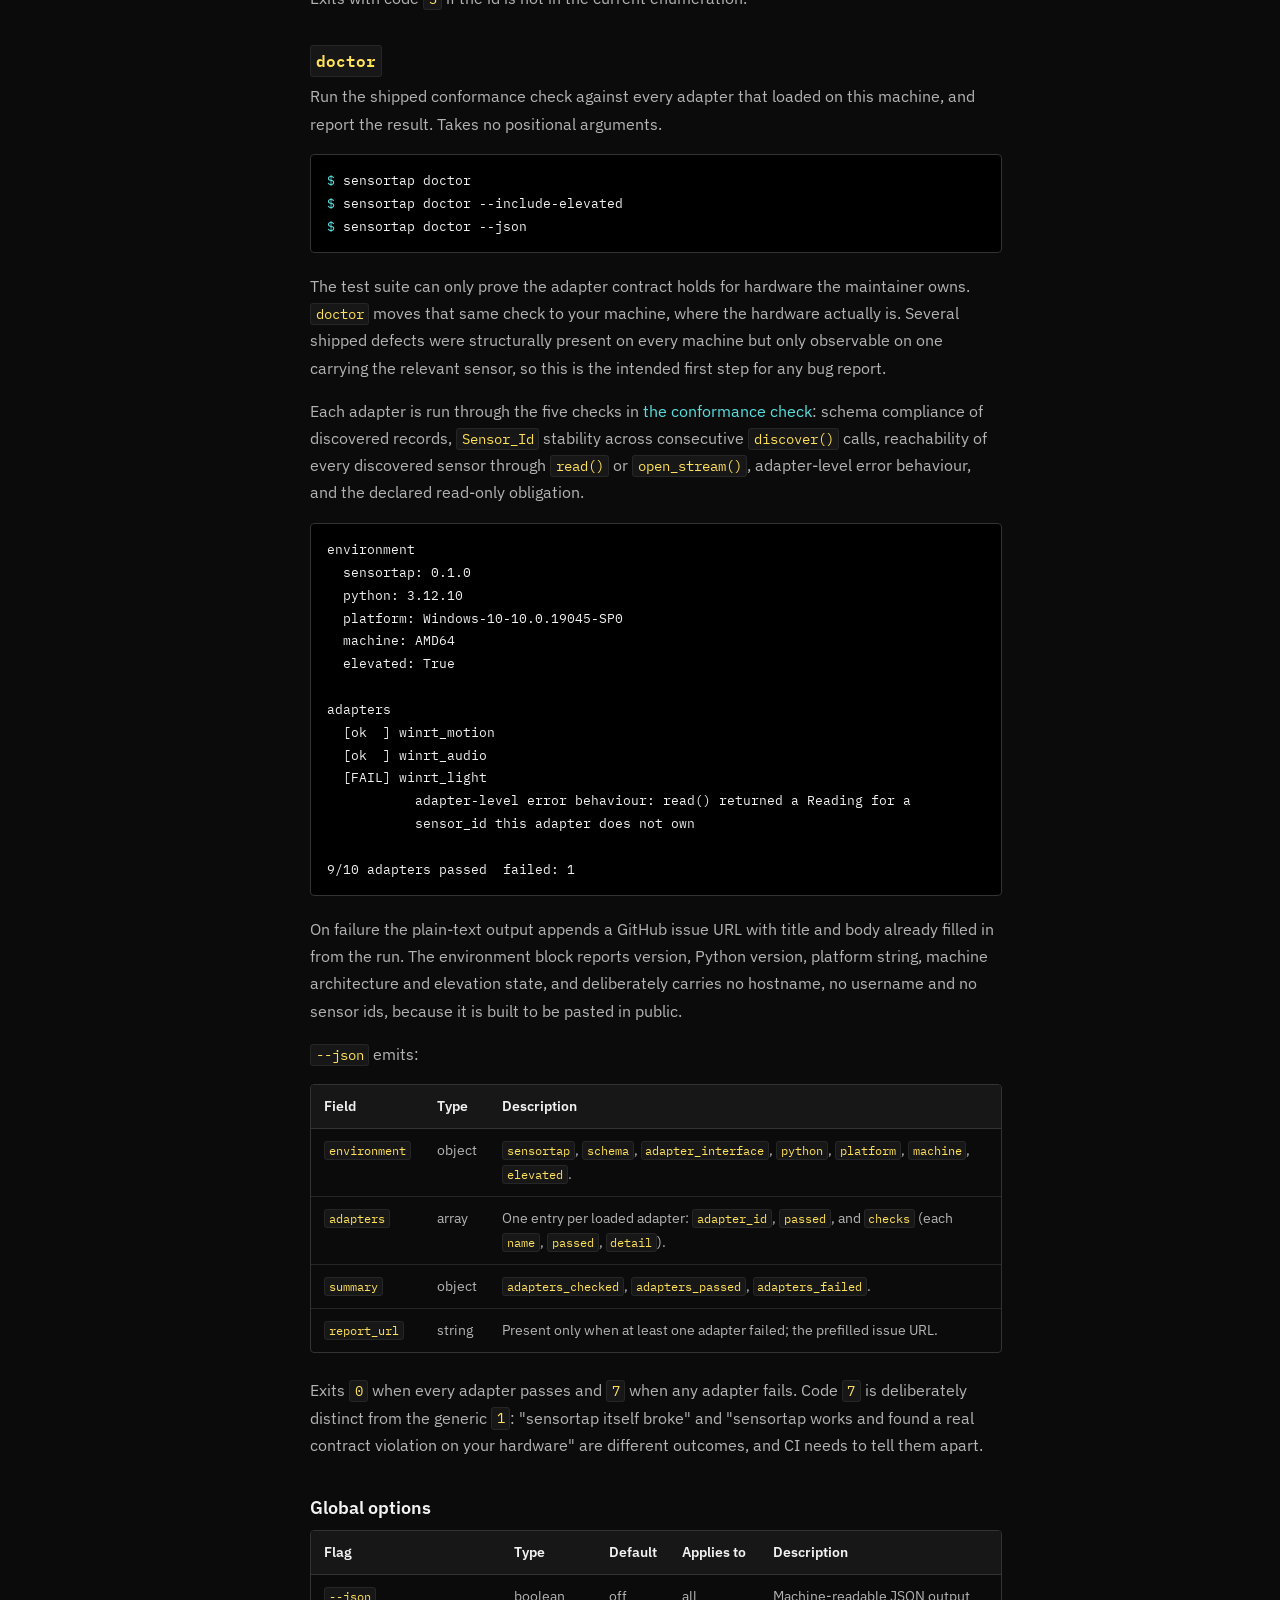
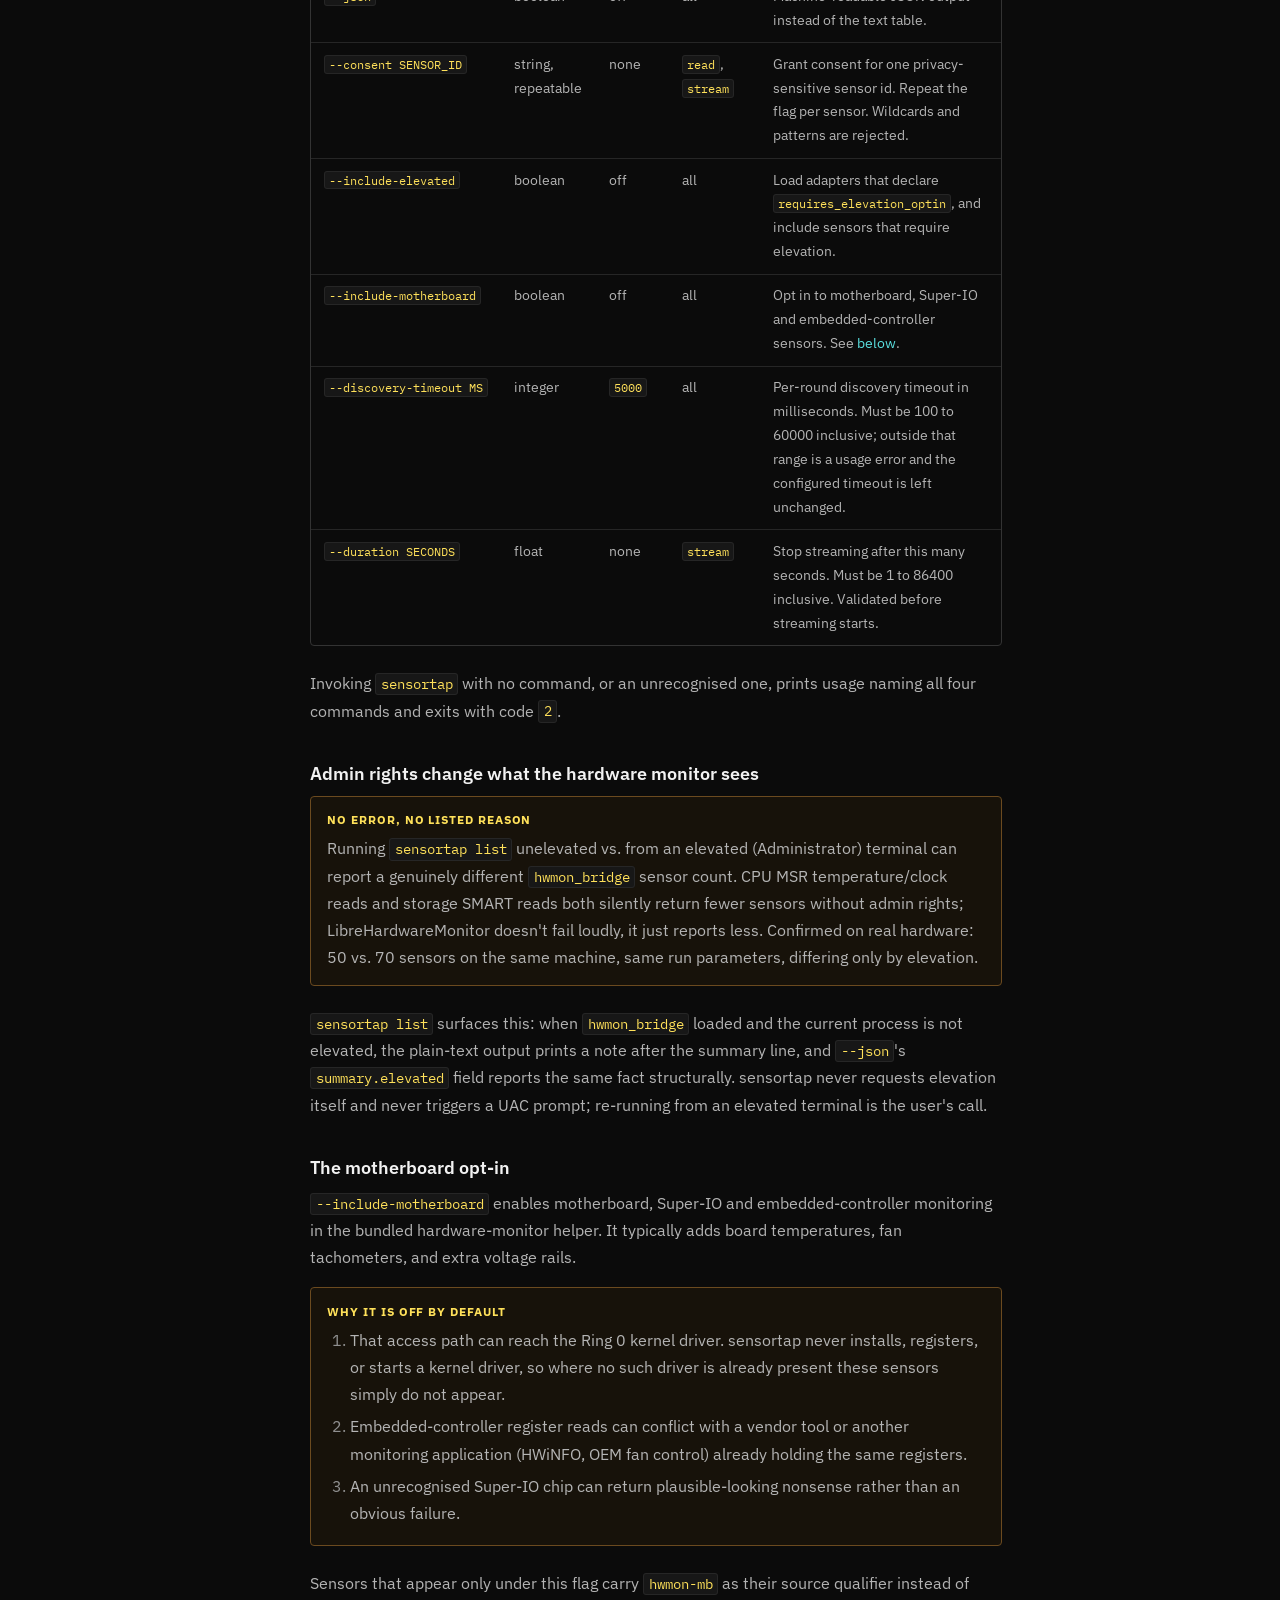
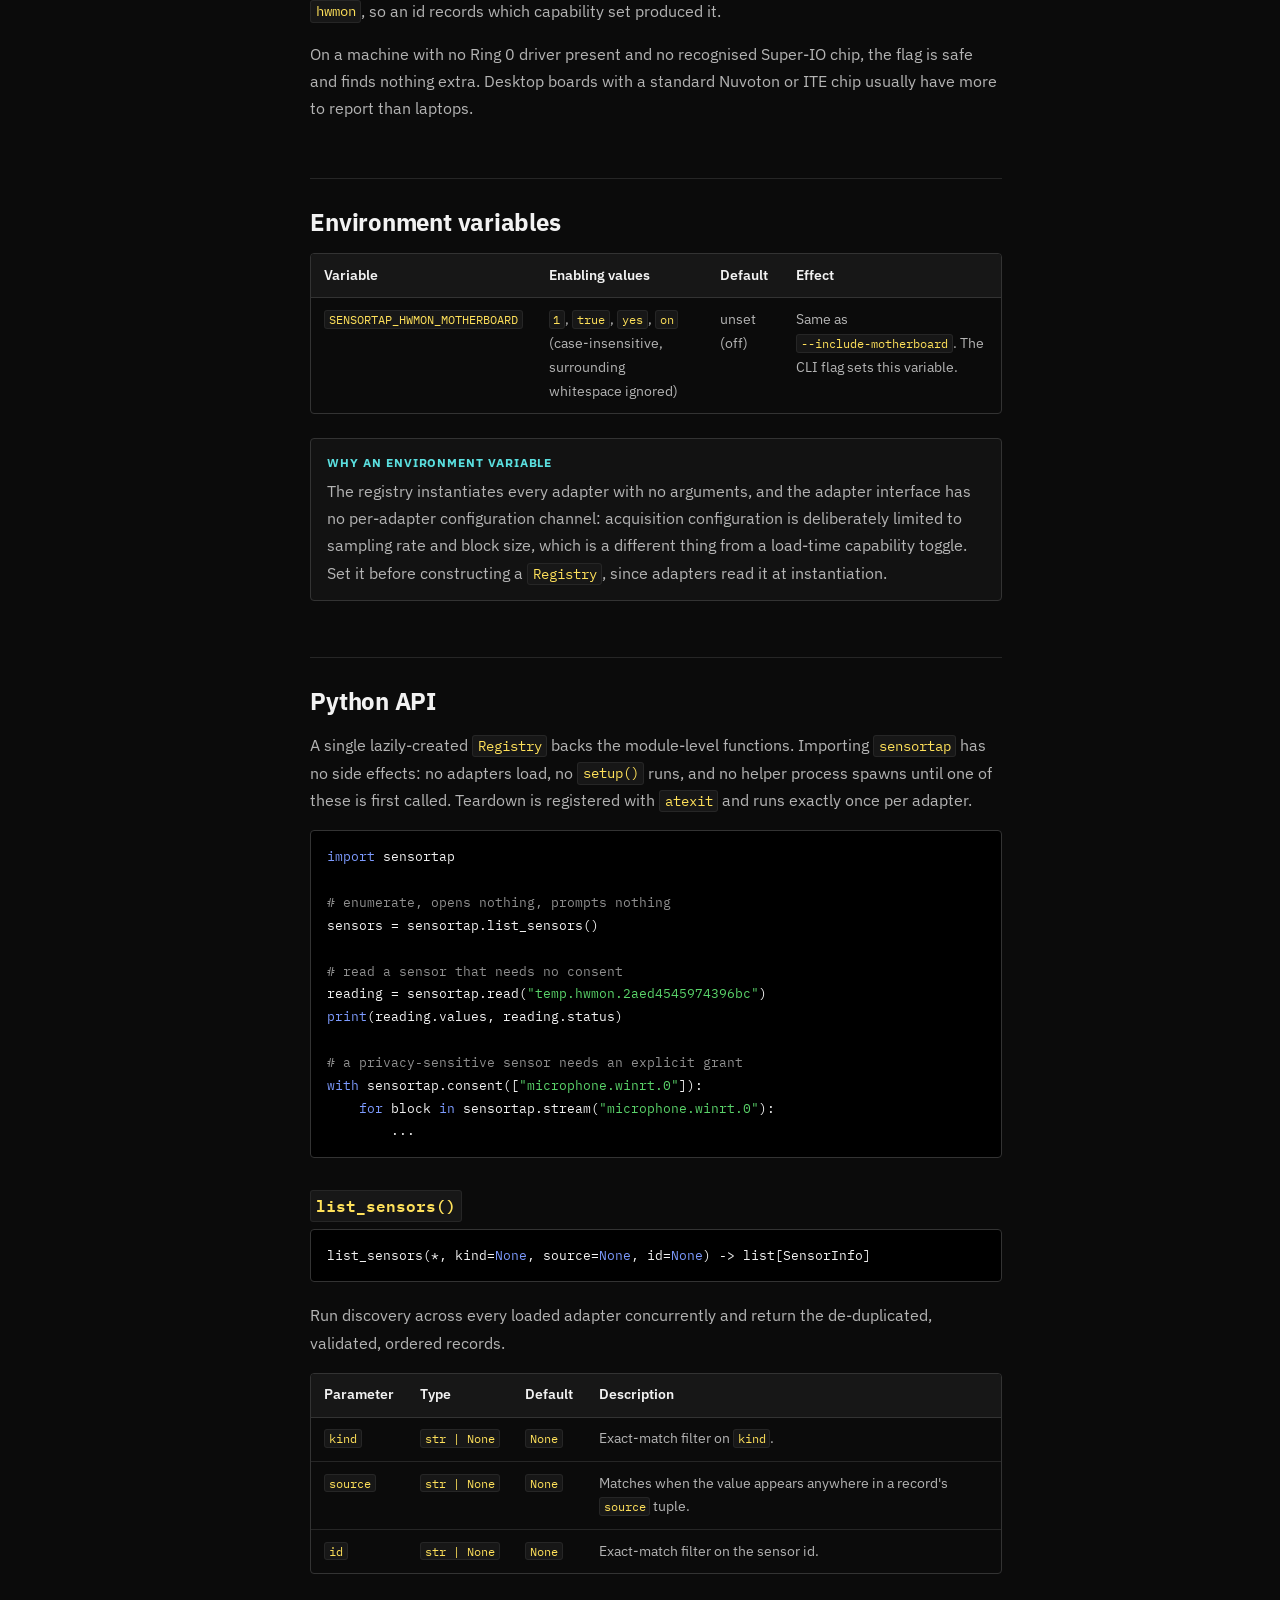
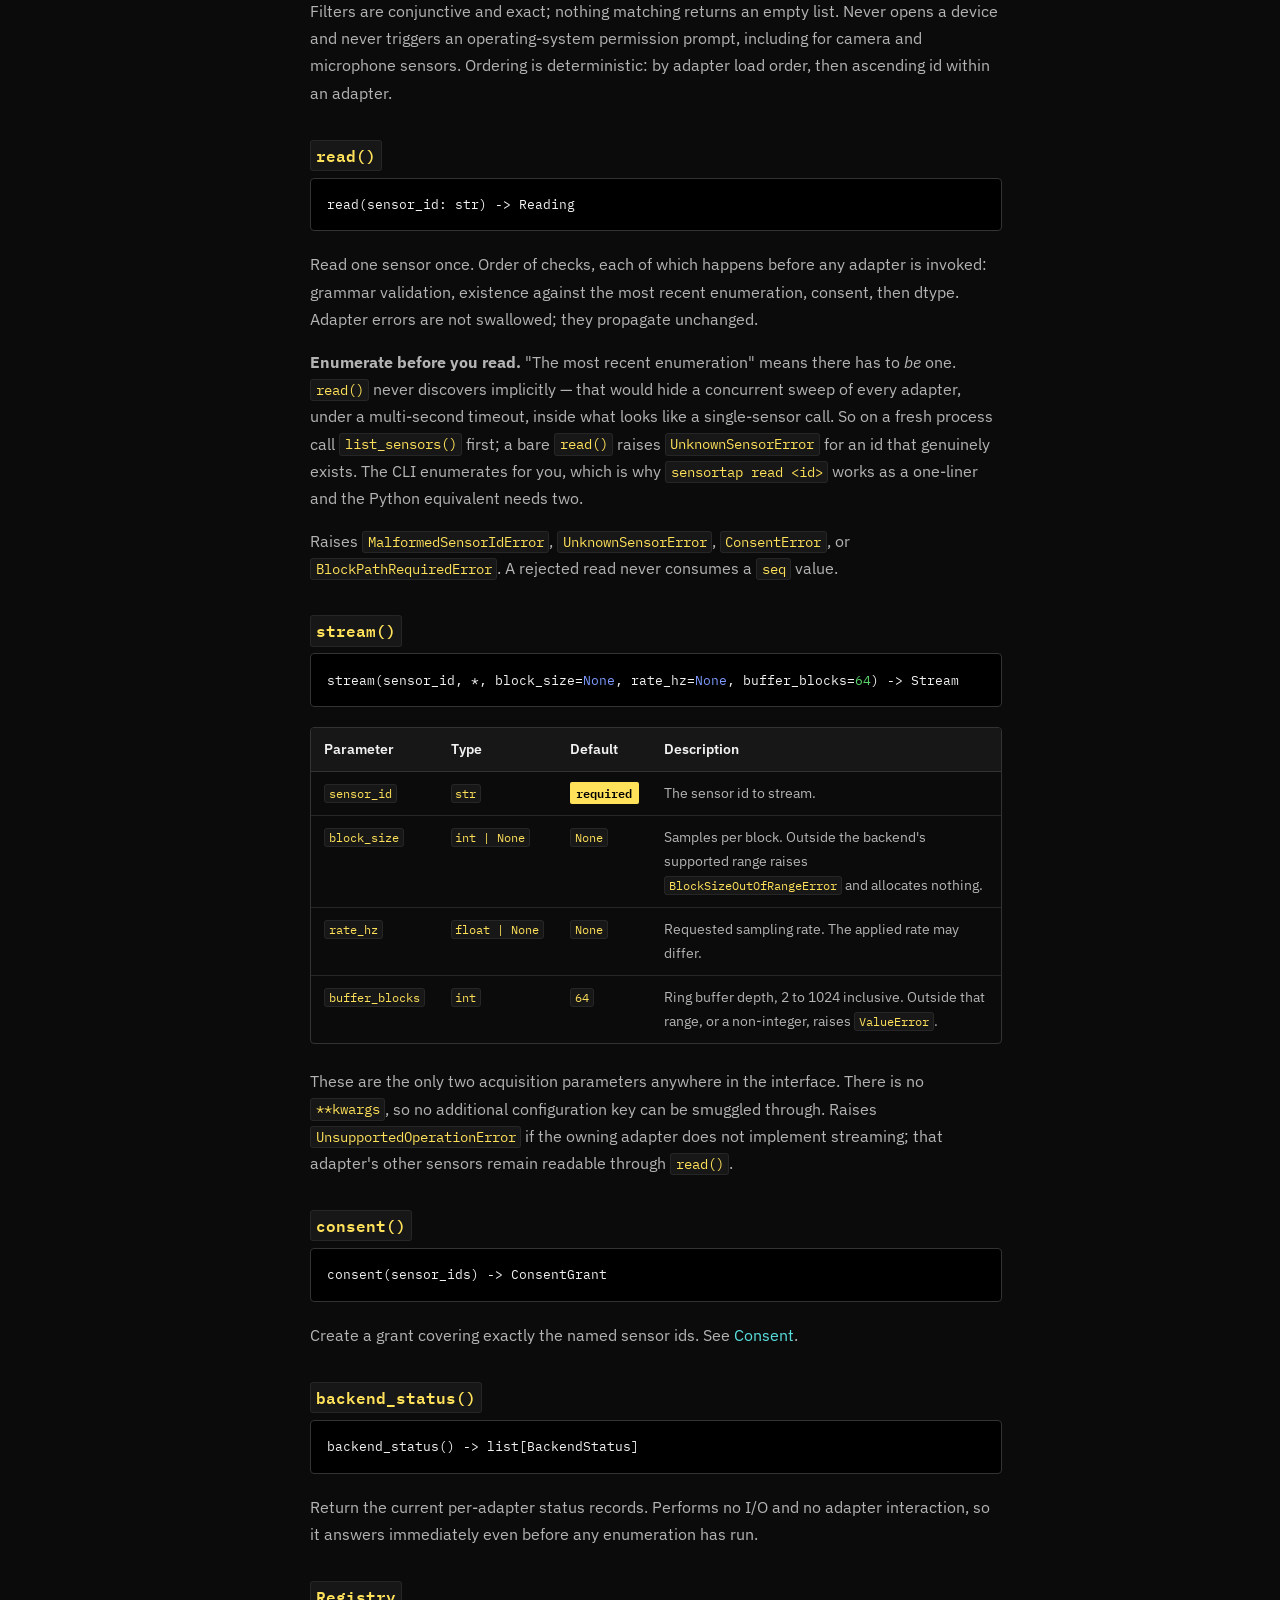
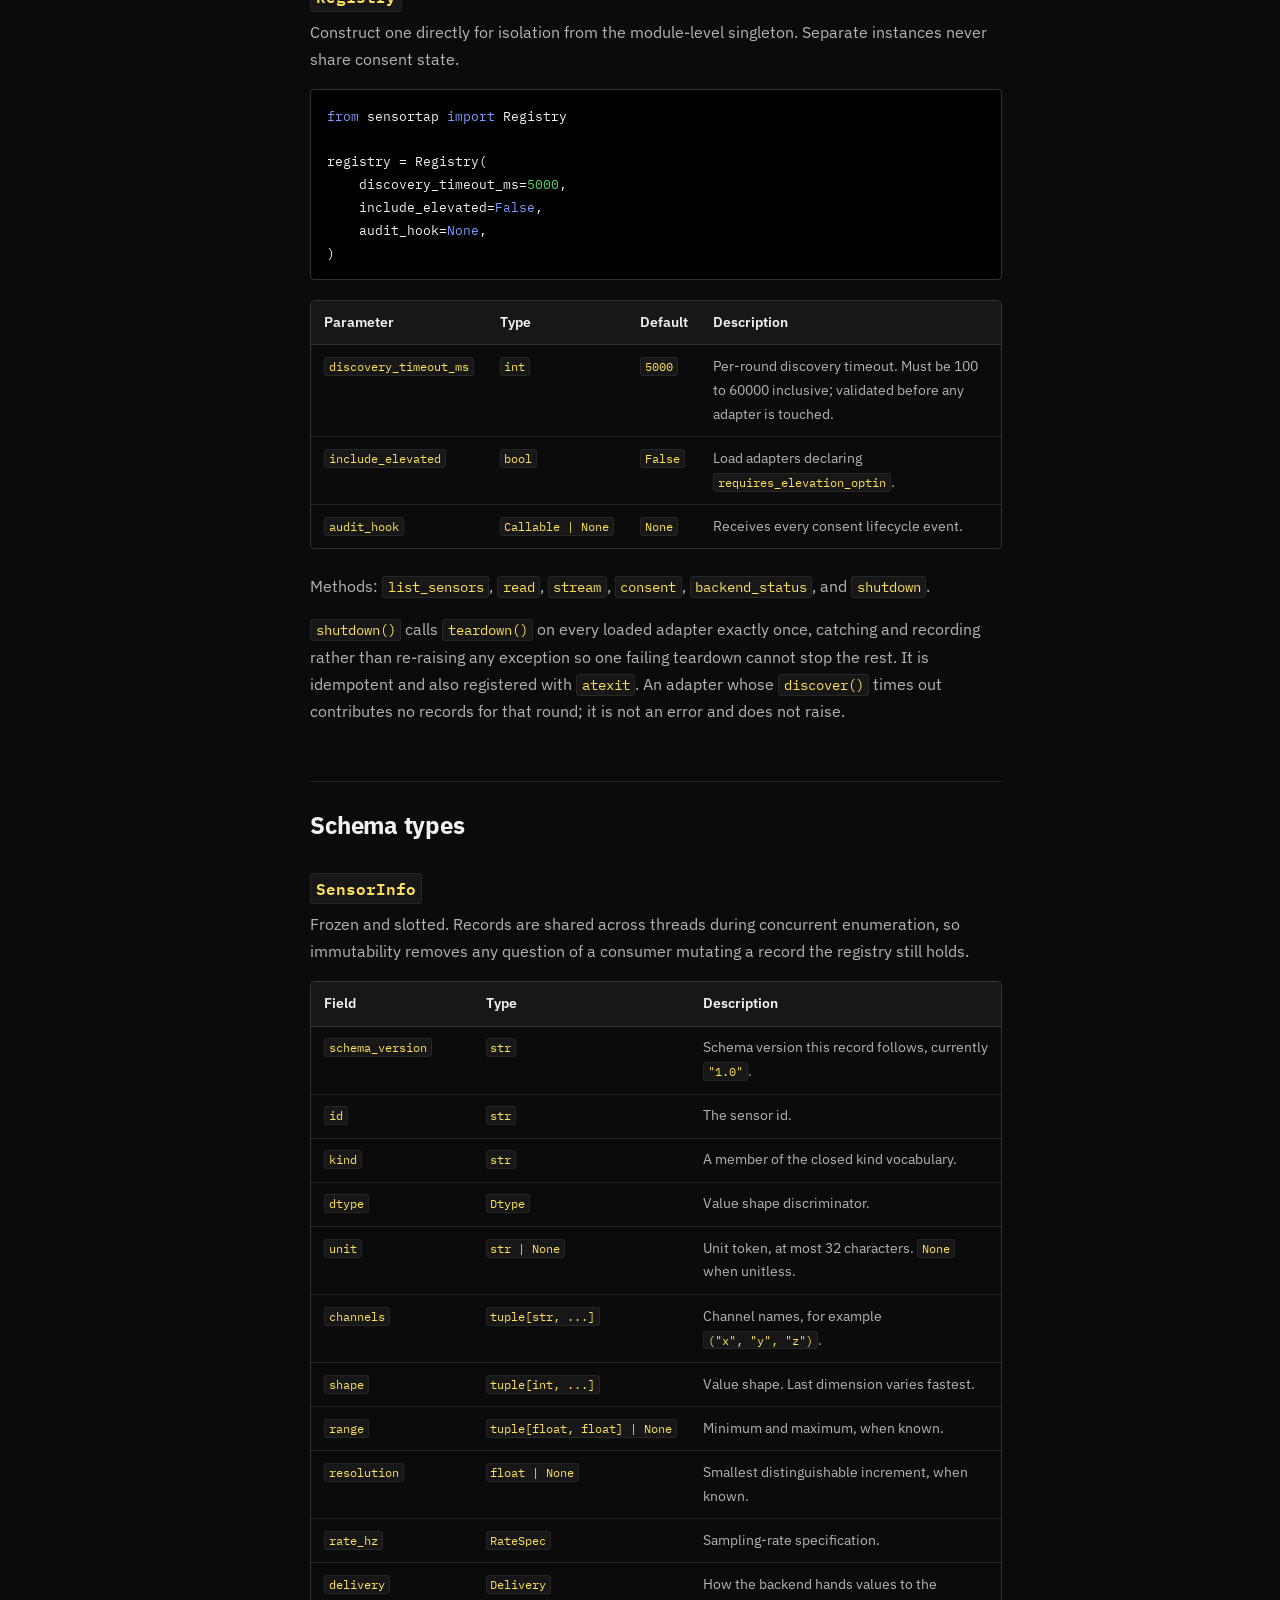
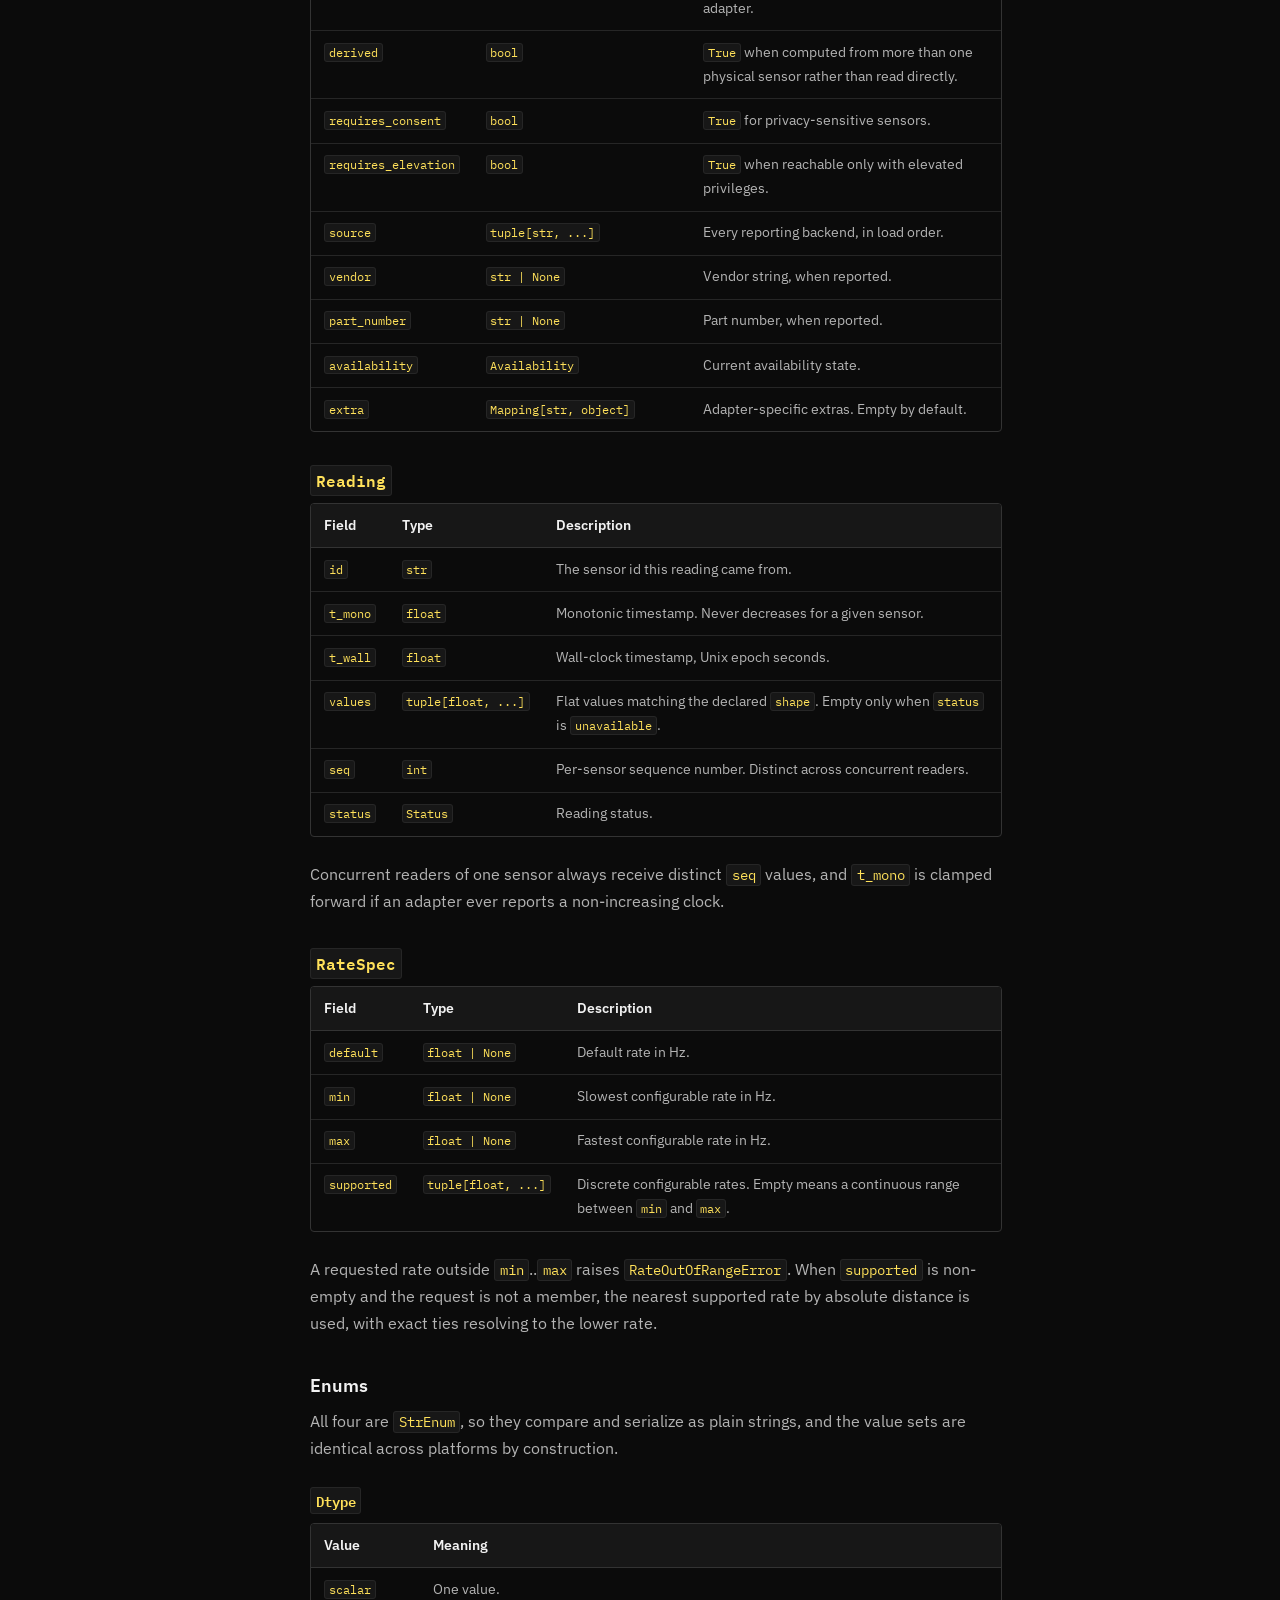
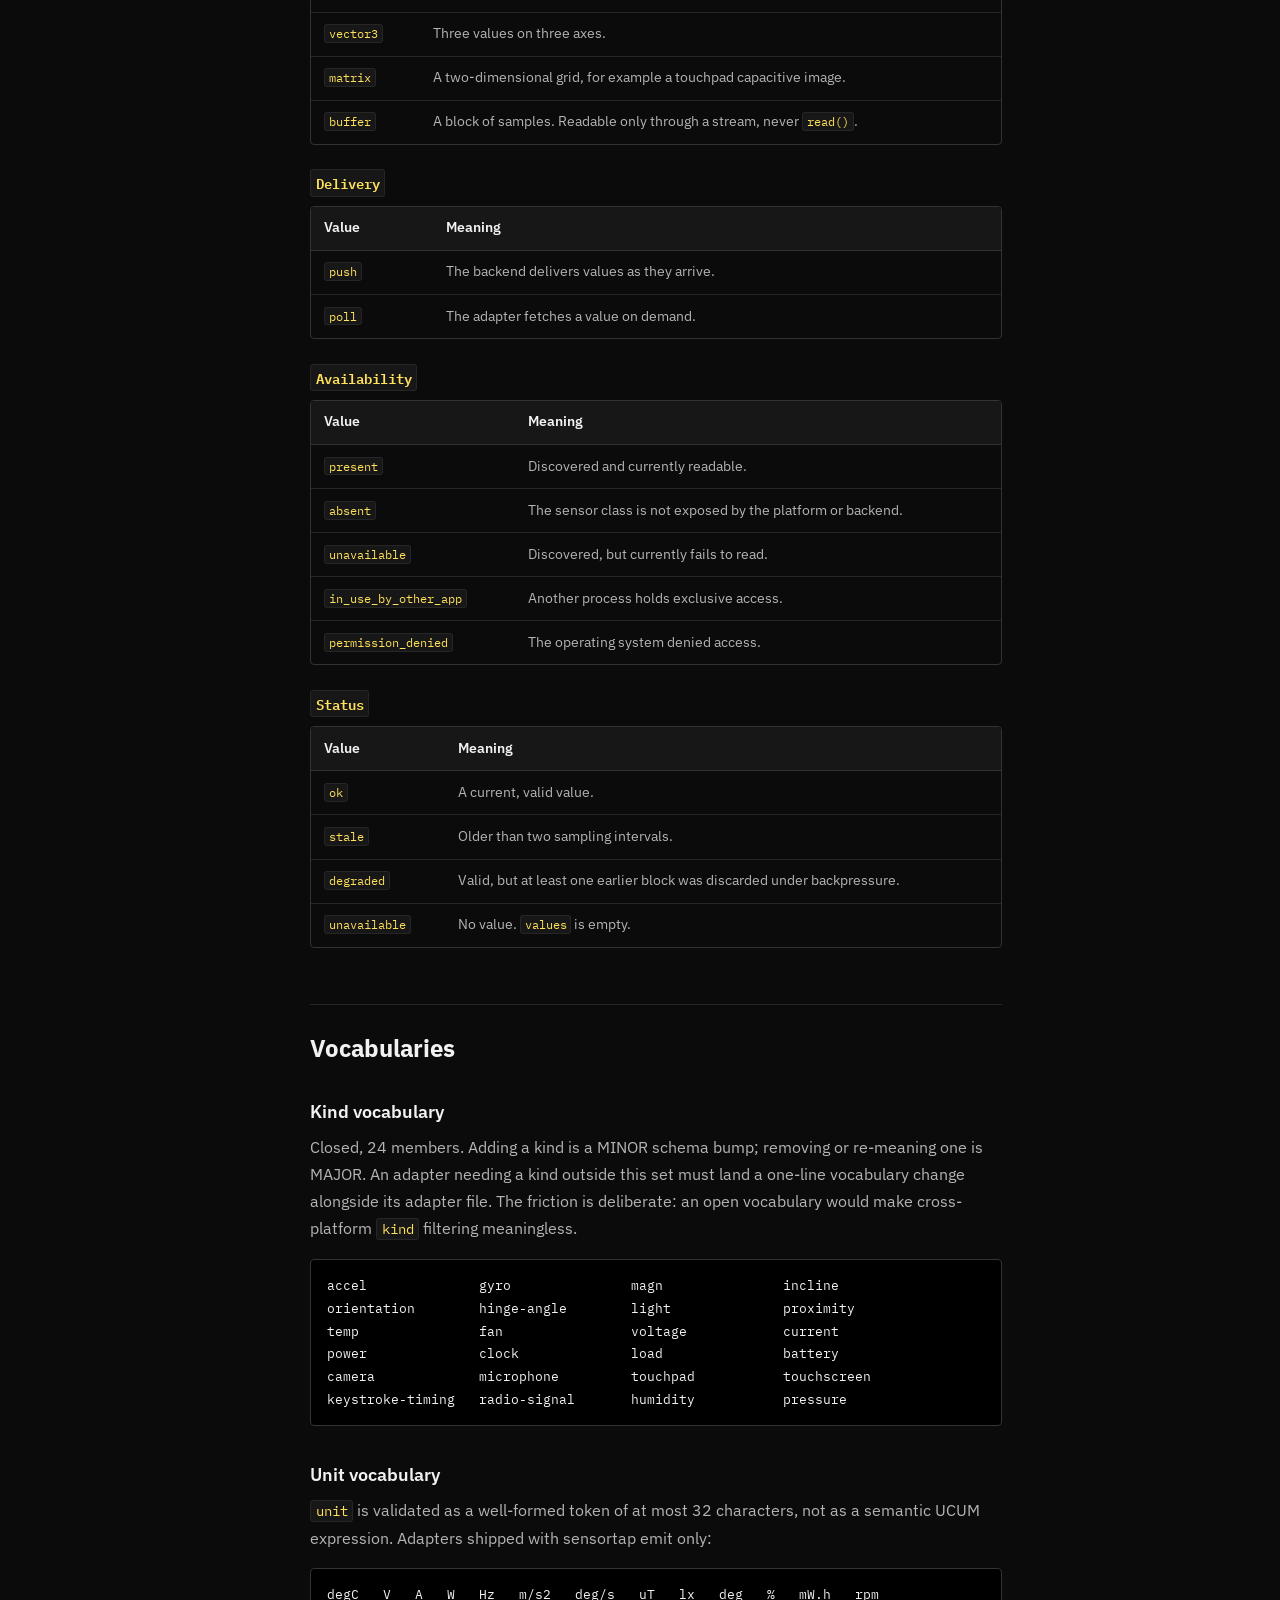
<file: docs/site/docs/index.html>
<!DOCTYPE html>
<html lang="en">
<head>
<meta charset="utf-8">
<meta name="viewport" content="width=device-width, initial-scale=1">

<title>sensortap documentation: CLI, Python API, schema, adapters</title>
<meta name="description" content="Complete sensortap reference: every CLI command and flag, the Python API, schema fields and enums, sensor-id grammar, consent and streaming models, error and exit-code tables, and the adapter interface.">
<link rel="canonical" href="https://baselashraf.com/sensortap/docs/">
<meta name="author" content="Basel Ashraf">
<meta name="theme-color" content="#0b0b0b">

<meta property="og:type" content="website">
<meta property="og:site_name" content="Basel Ashraf">
<meta property="og:title" content="sensortap documentation">
<meta property="og:description" content="Every CLI command and flag, the Python API, schema fields and enums, the consent and streaming models, and the adapter interface.">
<meta property="og:url" content="https://baselashraf.com/sensortap/docs/">
<meta name="twitter:card" content="summary">
<meta name="twitter:creator" content="@BaselAshraf81">

<script type="application/ld+json">
{
  "@context": "https://schema.org",
  "@type": "TechArticle",
  "headline": "sensortap documentation",
  "url": "https://baselashraf.com/sensortap/docs/",
  "description": "Complete reference for the sensortap CLI, Python API, schema, and adapter interface.",
  "author": { "@type": "Person", "name": "Basel Ashraf", "url": "https://baselashraf.com/" },
  "about": { "@id": "https://baselashraf.com/#sensortap" },
  "isPartOf": { "@type": "WebSite", "url": "https://baselashraf.com/" }
}
</script>

<link rel="icon" href="../icon.svg" type="image/svg+xml">
<link rel="preconnect" href="https://fonts.googleapis.com">
<link rel="preconnect" href="https://fonts.gstatic.com" crossorigin>
<link href="https://fonts.googleapis.com/css2?family=IBM+Plex+Sans:wght@400;500;600;700&family=IBM+Plex+Mono:wght@400;500;600;700&display=swap" rel="stylesheet">
<link rel="stylesheet" href="docs.css">

<script async src="https://www.googletagmanager.com/gtag/js?id=G-GM71X3G33E"></script>
<script>
  window.dataLayer = window.dataLayer || [];
  function gtag() { dataLayer.push(arguments); }
  gtag("js", new Date());
  gtag("config", "G-GM71X3G33E");
</script>
</head>
<body>

<a class="skip" href="#content">Skip to content</a>

<header class="bar">
  <a class="bar__brand" href="../"><b>sensortap</b> <span class="bar__tag">Docs</span></a>

  <div class="bar__spacer"></div>

  <div class="search" role="search">
    <input class="search__input" id="search" type="search" autocomplete="off"
           placeholder="Search the reference" aria-label="Search the documentation"
           aria-controls="search-results" aria-expanded="false">
    <span class="search__kbd">/</span>
    <div class="search__results" id="search-results" role="listbox" hidden></div>
  </div>

  <ul class="bar__links">
    <li><a class="bar__link" href="../">Overview</a></li>
    <li>
      <a class="bar__link" href="https://github.com/BaselAshraf81/sensortap" rel="noopener">
        <svg class="icon" viewBox="0 0 16 16" aria-hidden="true" fill="currentColor"><path d="M8 .8a7.2 7.2 0 0 0-2.28 14.03c.36.07.49-.16.49-.35v-1.24c-2 .44-2.42-.85-2.42-.85-.33-.83-.8-1.05-.8-1.05-.65-.45.05-.44.05-.44.72.05 1.1.74 1.1.74.64 1.1 1.68.78 2.09.6.06-.47.25-.79.46-.97-1.6-.18-3.28-.8-3.28-3.56 0-.79.28-1.43.74-1.94-.07-.18-.32-.91.07-1.9 0 0 .6-.19 1.97.74a6.85 6.85 0 0 1 3.59 0c1.37-.93 1.97-.74 1.97-.74.39.99.14 1.72.07 1.9.46.51.74 1.15.74 1.94 0 2.77-1.69 3.38-3.3 3.56.26.22.49.66.49 1.33v1.97c0 .19.13.42.5.35A7.2 7.2 0 0 0 8 .8Z"/></svg>
        GitHub
      </a>
    </li>
  </ul>
</header>

<details class="navdrawer">
  <summary>
    <svg class="icon" viewBox="0 0 16 16" aria-hidden="true" fill="none" stroke="currentColor" stroke-width="1.6" stroke-linecap="round"><path d="M2.5 4h11M2.5 8h11M2.5 12h11"/></svg>
    Contents
  </summary>
  <div class="navdrawer__body" id="drawer-nav"></div>
</details>

<div class="shell">

  <nav class="nav" id="sidebar" aria-label="Documentation sections">
    <div class="nav__group">
      <p class="nav__title">Getting started</p>
      <ul class="nav__list">
        <li><a class="nav__link" href="#overview">Overview</a></li>
        <li><a class="nav__link" href="#install">Install</a></li>
        <li><a class="nav__link" href="#concepts">Concepts</a></li>
        <li><a class="nav__link" href="#sensor-ids">Sensor ids</a></li>
      </ul>
    </div>
    <div class="nav__group">
      <p class="nav__title">Interfaces</p>
      <ul class="nav__list">
        <li><a class="nav__link" href="#cli">CLI</a></li>
        <li><a class="nav__link" href="#env">Environment variables</a></li>
        <li><a class="nav__link" href="#python-api">Python API</a></li>
      </ul>
    </div>
    <div class="nav__group">
      <p class="nav__title">Data model</p>
      <ul class="nav__list">
        <li><a class="nav__link" href="#schema">Schema types</a></li>
        <li><a class="nav__link" href="#vocabularies">Vocabularies</a></li>
        <li><a class="nav__link" href="#backend-status">Backend status</a></li>
        <li><a class="nav__link" href="#errors">Errors and exit codes</a></li>
      </ul>
    </div>
    <div class="nav__group">
      <p class="nav__title">Behaviour</p>
      <ul class="nav__list">
        <li><a class="nav__link" href="#consent">Consent</a></li>
        <li><a class="nav__link" href="#streaming">Streaming</a></li>
        <li><a class="nav__link" href="#guarantees">Guarantees and limits</a></li>
      </ul>
    </div>
    <div class="nav__group">
      <p class="nav__title">Extending</p>
      <ul class="nav__list">
        <li><a class="nav__link" href="#adapters">Shipped adapters</a></li>
        <li><a class="nav__link" href="#writing-adapters">Writing an adapter</a></li>
      </ul>
    </div>
  </nav>

  <main class="doc" id="content">
    <div class="doc__inner">

      <p class="doc__eyebrow">Reference</p>
      <h1>sensortap documentation</h1>
      <p class="doc__lede">
        Every CLI command and flag, the whole Python API, every schema field and enum value,
        the sensor&#8209;id grammar, the consent and streaming models, the complete error table,
        and the adapter interface. Every value here is taken from the shipped source, not from
        an example.
      </p>

      <div class="ai">
        <p class="ai__text">
          <b>Reading this with an AI?</b> Copy the whole reference as one self-contained
          markdown file, no external includes.
        </p>
        <button class="btn btn--primary" type="button" id="copy-md" data-src="../reference.md">
          <svg class="icon" viewBox="0 0 16 16" aria-hidden="true" fill="none" stroke="currentColor" stroke-width="1.5" stroke-linecap="round" stroke-linejoin="round"><rect x="5.5" y="5.5" width="8" height="8" rx="1.5"/><path d="M10.5 5.5v-2a1.5 1.5 0 0 0-1.5-1.5H3.5A1.5 1.5 0 0 0 2 3.5v5.5A1.5 1.5 0 0 0 3.5 10.5h2"/></svg>
          Copy page for AI
        </button>
        <a class="btn" href="../reference.md">View raw markdown</a>
      </div>

      <div class="tablewrap">
        <table>
          <tbody>
            <tr><th>Schema version</th><td><code>1.0</code></td></tr>
            <tr><th>Adapter interface</th><td><code>1.0</code></td></tr>
            <tr><th>Platform</th><td>Windows 10 or later. Linux adapters are designed but not built.</td></tr>
            <tr><th>License</th><td>MIT</td></tr>
            <tr><th>Repository</th><td><a href="https://github.com/BaselAshraf81/sensortap" rel="noopener">github.com/BaselAshraf81/sensortap</a></td></tr>
          </tbody>
        </table>
      </div>

      <!-- ================= OVERVIEW ================= -->
      <h2 id="overview">Overview<a class="anchor" href="#overview" aria-label="Link to Overview">#</a></h2>

      <p>
        sensortap discovers every sensor a computer can reach and exposes raw readings through
        one API. One registry loads many independent adapters; no adapter knows about any other.
        Every sensor, whatever its backend, reports the same shape: a stable id, a
        <code>kind</code> from a closed vocabulary, a unit, a sampling rate, and whether it is
        currently reachable.
      </p>
      <p>
        Nothing in the core branches on the operating system. All platform variance lives inside
        adapters, so the public surface is identical everywhere.
      </p>

      <!-- ================= INSTALL ================= -->
      <h2 id="install">Install<a class="anchor" href="#install" aria-label="Link to Install">#</a></h2>

      <div class="code code--sh">
        <pre><code><span class="tok-p">$</span> pip install sensortap</code></pre>
      </div>

      <p>
        Covers camera, microphone, motion, orientation, light, battery, radio, and touchpad
        sensors, with no extra downloads.
      </p>
      <p>
        Hardware-monitor sensors (per-core CPU load, temperatures, voltages, power, clock
        speeds) need the optional extra, which pulls in a bundled self-contained .NET helper of
        a few dozen megabytes:
      </p>

      <div class="code code--sh">
        <pre><code><span class="tok-p">$</span> pip install "sensortap[hwmon]"</code></pre>
      </div>

      <h3 id="install-dev">Development install<a class="anchor" href="#install-dev" aria-label="Link to Development install">#</a></h3>

      <div class="code code--sh">
        <pre><code><span class="tok-p">$</span> pip install -e ".[dev]"
<span class="tok-p">$</span> pytest</code></pre>
      </div>

      <!-- ================= CONCEPTS ================= -->
      <h2 id="concepts">Concepts<a class="anchor" href="#concepts" aria-label="Link to Concepts">#</a></h2>

      <div class="tablewrap">
        <table>
          <thead><tr><th>Term</th><th>Meaning</th></tr></thead>
          <tbody>
            <tr><td><b>Registry</b></td><td>The single stateful orchestrator. Loads adapters, runs discovery, de-duplicates, routes reads.</td></tr>
            <tr><td><b>Adapter</b></td><td>One backend plug-in owning one sensor family. Knows nothing about any other adapter.</td></tr>
            <tr><td><b>Backend</b></td><td>The platform API or process an adapter talks to (WinRT, a .NET helper, sysfs).</td></tr>
            <tr><td><b>Helper process</b></td><td>A separate child process an adapter may spawn. Used by <code>hwmon_bridge</code>.</td></tr>
            <tr><td><b>Sensor id</b></td><td>The stable, three-segment string identifying one sensor.</td></tr>
            <tr><td><b>Kind</b></td><td>A member of a closed 24-value vocabulary describing what a sensor measures.</td></tr>
            <tr><td><b>Consent grant</b></td><td>An in-memory, scoped authorization to read one privacy-sensitive sensor.</td></tr>
            <tr><td><b>Block</b></td><td>One buffered chunk of samples from a <code>buffer</code>-dtype sensor, delivered through a stream.</td></tr>
          </tbody>
        </table>
      </div>

      <!-- ================= SENSOR IDS ================= -->
      <h2 id="sensor-ids">Sensor ids<a class="anchor" href="#sensor-ids" aria-label="Link to Sensor ids">#</a></h2>

      <p>Exactly three dot-separated segments:</p>

      <div class="code">
        <pre><code>&lt;kind&gt;.&lt;source-qualifier&gt;.&lt;instance-qualifier&gt;

temp.hwmon.2aed4545974396bc
accel.winrt.0
radio-signal.win-radio.0</code></pre>
      </div>

      <div class="tablewrap">
        <table>
          <thead><tr><th>Rule</th><th>Value</th></tr></thead>
          <tbody>
            <tr><td>Segment count</td><td>Exactly 3</td></tr>
            <tr><td>Allowed characters</td><td><code>a-z</code>, <code>0-9</code>, <code>-</code></td></tr>
            <tr><td>Segment length</td><td>1 to 64 characters</td></tr>
            <tr><td>Total length</td><td>At most 200 characters</td></tr>
            <tr><td>Case</td><td>Lowercase only</td></tr>
          </tbody>
        </table>
      </div>

      <ul>
        <li><b>kind</b> is a member of the closed <a href="#kind-vocabulary">kind vocabulary</a>.</li>
        <li><b>source-qualifier</b> identifies the reporting backend, for example <code>hwmon</code>, <code>winrt</code>, <code>win-radio</code>, <code>reference</code>. It is not required to equal the adapter's own <code>adapter_id</code>.</li>
        <li><b>instance-qualifier</b> is a stable per-device value. Adapters derive it by hashing a persistent hardware identifier (BLAKE2b, 8-byte digest, 16 lowercase hex characters, unsalted so ids reproduce across runs and machines for the same hardware), or use a run-invariant fallback index when no persistent identifier exists. It is never a bus-probe-order index.</li>
      </ul>

      <div class="note note--info">
        <span class="note__label">Collisions</span>
        <p>
          If two distinct sensors resolve to the same id, every one of them is kept and a
          disambiguation suffix (<code>-0</code>, <code>-1</code>, …) is appended to the instance
          qualifier. Ids are validated for grammar before any lookup, so a malformed id fails
          without touching an adapter.
        </p>
      </div>

      <!-- ================= CLI ================= -->
      <h2 id="cli">CLI<a class="anchor" href="#cli" aria-label="Link to CLI">#</a></h2>

      <div class="code">
        <pre><code>sensortap [global-options] &lt;command&gt; [command-arguments] [global-options]</code></pre>
      </div>

      <p>
        Global options are accepted both before and after the subcommand:
        <code>sensortap --json list</code> and <code>sensortap list --json</code> are equivalent.
      </p>

      <div class="note note--info">
        <span class="note__label">Output discipline</span>
        <p>
          Everything destined for stdout is buffered and flushed only after the whole command
          succeeds, so a command that fails partway never leaks a partial table into a pipe. On
          failure, only the cause is written, to stderr.
        </p>
      </div>

      <h3 id="cli-list"><code>list</code><a class="anchor" href="#cli-list" aria-label="Link to list">#</a></h3>
      <p>
        Enumerate every discovered sensor, followed by per-adapter status lines and a summary
        line. Takes no positional arguments.
      </p>
      <div class="code code--sh">
        <pre><code><span class="tok-p">$</span> sensortap list
<span class="tok-p">$</span> sensortap list --json
<span class="tok-p">$</span> sensortap list --include-elevated --include-motherboard</code></pre>
      </div>

      <h3 id="cli-read"><code>read</code><a class="anchor" href="#cli-read" aria-label="Link to read">#</a></h3>
      <p>Read one sensor once.</p>
      <div class="code code--sh">
        <pre><code><span class="tok-p">$</span> sensortap read temp.hwmon.2aed4545974396bc
<span class="tok-p">$</span> sensortap read microphone.winrt.0 --consent microphone.winrt.0</code></pre>
      </div>
      <div class="tablewrap">
        <table>
          <thead><tr><th>Argument</th><th>Required</th><th>Description</th></tr></thead>
          <tbody>
            <tr><td><code>sensor_id</code></td><td><span class="pill pill--req">yes</span></td><td>The sensor id to read.</td></tr>
          </tbody>
        </table>
      </div>
      <p>
        Rejected with exit code <code>4</code> for a <code>buffer</code>-dtype sensor; use
        <a href="#cli-stream"><code>stream</code></a> instead. The command is bounded at
        10&nbsp;seconds regardless of adapter behaviour, after which it exits with code
        <code>6</code>.
      </p>

      <h3 id="cli-stream"><code>stream</code><a class="anchor" href="#cli-stream" aria-label="Link to stream">#</a></h3>
      <p>Stream one sensor continuously, one line per block, flushed as it arrives.</p>
      <div class="code code--sh">
        <pre><code><span class="tok-p">$</span> sensortap stream microphone.reference.0 \
    --consent microphone.reference.0 --duration 10</code></pre>
      </div>
      <div class="tablewrap">
        <table>
          <thead><tr><th>Argument</th><th>Required</th><th>Description</th></tr></thead>
          <tbody>
            <tr><td><code>sensor_id</code></td><td><span class="pill pill--req">yes</span></td><td>The sensor id to stream.</td></tr>
          </tbody>
        </table>
      </div>
      <p>
        Runs until the duration elapses, the stream ends, or the process is interrupted.
        Requires the owning adapter to implement streaming; otherwise exits with code
        <code>4</code>.
      </p>

      <h3 id="cli-inspect"><code>inspect</code><a class="anchor" href="#cli-inspect" aria-label="Link to inspect">#</a></h3>
      <p>Print the full <a href="#sensorinfo"><code>SensorInfo</code></a> record for one sensor, every field included.</p>
      <div class="code code--sh">
        <pre><code><span class="tok-p">$</span> sensortap inspect accel.reference.0
<span class="tok-p">$</span> sensortap inspect accel.reference.0 --json</code></pre>
      </div>
      <p>Exits with code <code>3</code> if the id is not in the current enumeration.</p>

      <h3 id="cli-doctor"><code>doctor</code><a class="anchor" href="#cli-doctor" aria-label="Link to doctor">#</a></h3>
      <p>
        Run the shipped conformance check against every adapter that loaded on this machine,
        and report the result. Takes no positional arguments.
      </p>
      <div class="code code--sh">
        <pre><code><span class="tok-p">$</span> sensortap doctor
<span class="tok-p">$</span> sensortap doctor --include-elevated
<span class="tok-p">$</span> sensortap doctor --json</code></pre>
      </div>
      <p>
        The test suite can only prove the adapter contract holds for hardware the maintainer
        owns. <code>doctor</code> moves that same check to your machine, where the hardware
        actually is. Several shipped defects were structurally present on every machine but
        only observable on one carrying the relevant sensor, so this is the intended first
        step for any bug report.
      </p>
      <p>
        Each adapter is run through the five checks in
        <a href="#conformance">the conformance check</a>: schema compliance of discovered
        records, <code>Sensor_Id</code> stability across consecutive <code>discover()</code>
        calls, reachability of every discovered sensor through <code>read()</code> or
        <code>open_stream()</code>, adapter-level error behaviour, and the declared read-only
        obligation.
      </p>
      <div class="code">
        <pre><code>environment
  sensortap: 0.1.0
  python: 3.12.10
  platform: Windows-10-10.0.19045-SP0
  machine: AMD64
  elevated: True

adapters
  [ok  ] winrt_motion
  [ok  ] winrt_audio
  [FAIL] winrt_light
           adapter-level error behaviour: read() returned a Reading for a
           sensor_id this adapter does not own

9/10 adapters passed  failed: 1</code></pre>
      </div>
      <p>
        On failure the plain-text output appends a GitHub issue URL with title and body already
        filled in from the run. The environment block reports version, Python version, platform
        string, machine architecture and elevation state, and deliberately carries no hostname,
        no username and no sensor ids, because it is built to be pasted in public.
      </p>
      <p><code>--json</code> emits:</p>
      <div class="tablewrap">
        <table>
          <thead><tr><th>Field</th><th>Type</th><th>Description</th></tr></thead>
          <tbody>
            <tr><td><code>environment</code></td><td>object</td><td><code>sensortap</code>, <code>schema</code>, <code>adapter_interface</code>, <code>python</code>, <code>platform</code>, <code>machine</code>, <code>elevated</code>.</td></tr>
            <tr><td><code>adapters</code></td><td>array</td><td>One entry per loaded adapter: <code>adapter_id</code>, <code>passed</code>, and <code>checks</code> (each <code>name</code>, <code>passed</code>, <code>detail</code>).</td></tr>
            <tr><td><code>summary</code></td><td>object</td><td><code>adapters_checked</code>, <code>adapters_passed</code>, <code>adapters_failed</code>.</td></tr>
            <tr><td><code>report_url</code></td><td>string</td><td>Present only when at least one adapter failed; the prefilled issue URL.</td></tr>
          </tbody>
        </table>
      </div>
      <p>
        Exits <code>0</code> when every adapter passes and <code>7</code> when any adapter
        fails. Code <code>7</code> is deliberately distinct from the generic <code>1</code>:
        "sensortap itself broke" and "sensortap works and found a real contract violation on
        your hardware" are different outcomes, and CI needs to tell them apart.
      </p>

      <h3 id="cli-options">Global options<a class="anchor" href="#cli-options" aria-label="Link to Global options">#</a></h3>

      <div class="tablewrap">
        <table>
          <thead><tr><th>Flag</th><th>Type</th><th>Default</th><th>Applies to</th><th>Description</th></tr></thead>
          <tbody>
            <tr>
              <td><code>--json</code></td><td>boolean</td><td>off</td><td>all</td>
              <td>Machine-readable JSON output instead of the text table.</td>
            </tr>
            <tr>
              <td><code>--consent SENSOR_ID</code></td><td>string, repeatable</td><td>none</td><td><code>read</code>, <code>stream</code></td>
              <td>Grant consent for one privacy-sensitive sensor id. Repeat the flag per sensor. Wildcards and patterns are rejected.</td>
            </tr>
            <tr>
              <td><code>--include-elevated</code></td><td>boolean</td><td>off</td><td>all</td>
              <td>Load adapters that declare <code>requires_elevation_optin</code>, and include sensors that require elevation.</td>
            </tr>
            <tr>
              <td><code>--include-motherboard</code></td><td>boolean</td><td>off</td><td>all</td>
              <td>Opt in to motherboard, Super-IO and embedded-controller sensors. See <a href="#cli-motherboard">below</a>.</td>
            </tr>
            <tr>
              <td><code>--discovery-timeout MS</code></td><td>integer</td><td><code>5000</code></td><td>all</td>
              <td>Per-round discovery timeout in milliseconds. Must be 100 to 60000 inclusive; outside that range is a usage error and the configured timeout is left unchanged.</td>
            </tr>
            <tr>
              <td><code>--duration SECONDS</code></td><td>float</td><td>none</td><td><code>stream</code></td>
              <td>Stop streaming after this many seconds. Must be 1 to 86400 inclusive. Validated before streaming starts.</td>
            </tr>
          </tbody>
        </table>
      </div>

      <p>
        Invoking <code>sensortap</code> with no command, or an unrecognised one, prints usage
        naming all four commands and exits with code <code>2</code>.
      </p>

      <h3 id="cli-elevation">Admin rights change what the hardware monitor sees<a class="anchor" href="#cli-elevation" aria-label="Link to Admin rights change what the hardware monitor sees">#</a></h3>

      <div class="note note--warn">
        <span class="note__label">No error, no listed reason</span>
        <p>
          Running <code>sensortap list</code> unelevated vs. from an elevated (Administrator)
          terminal can report a genuinely different <code>hwmon_bridge</code> sensor count. CPU
          MSR temperature/clock reads and storage SMART reads both silently return fewer sensors
          without admin rights; LibreHardwareMonitor doesn't fail loudly, it just reports less.
          Confirmed on real hardware: 50 vs. 70 sensors on the same machine, same run
          parameters, differing only by elevation.
        </p>
      </div>

      <p>
        <code>sensortap list</code> surfaces this: when <code>hwmon_bridge</code> loaded and the
        current process is not elevated, the plain-text output prints a note after the summary
        line, and <code>--json</code>'s <code>summary.elevated</code> field reports the same fact
        structurally. sensortap never requests elevation itself and never triggers a UAC prompt;
        re-running from an elevated terminal is the user's call.
      </p>

      <h3 id="cli-motherboard">The motherboard opt-in<a class="anchor" href="#cli-motherboard" aria-label="Link to The motherboard opt-in">#</a></h3>

      <p>
        <code>--include-motherboard</code> enables motherboard, Super-IO and
        embedded-controller monitoring in the bundled hardware-monitor helper. It typically adds
        board temperatures, fan tachometers, and extra voltage rails.
      </p>

      <div class="note note--warn">
        <span class="note__label">Why it is off by default</span>
        <ol>
          <li>That access path can reach the Ring&nbsp;0 kernel driver. sensortap never installs, registers, or starts a kernel driver, so where no such driver is already present these sensors simply do not appear.</li>
          <li>Embedded-controller register reads can conflict with a vendor tool or another monitoring application (HWiNFO, OEM fan control) already holding the same registers.</li>
          <li>An unrecognised Super-IO chip can return plausible-looking nonsense rather than an obvious failure.</li>
        </ol>
      </div>

      <p>
        Sensors that appear only under this flag carry <code>hwmon-mb</code> as their source
        qualifier instead of <code>hwmon</code>, so an id records which capability set produced
        it.
      </p>
      <p>
        On a machine with no Ring&nbsp;0 driver present and no recognised Super-IO chip, the flag
        is safe and finds nothing extra. Desktop boards with a standard Nuvoton or ITE chip
        usually have more to report than laptops.
      </p>

      <!-- ================= ENV ================= -->
      <h2 id="env">Environment variables<a class="anchor" href="#env" aria-label="Link to Environment variables">#</a></h2>

      <div class="tablewrap">
        <table>
          <thead><tr><th>Variable</th><th>Enabling values</th><th>Default</th><th>Effect</th></tr></thead>
          <tbody>
            <tr>
              <td><code>SENSORTAP_HWMON_MOTHERBOARD</code></td>
              <td><code>1</code>, <code>true</code>, <code>yes</code>, <code>on</code> (case-insensitive, surrounding whitespace ignored)</td>
              <td>unset (off)</td>
              <td>Same as <code>--include-motherboard</code>. The CLI flag sets this variable.</td>
            </tr>
          </tbody>
        </table>
      </div>

      <div class="note note--info">
        <span class="note__label">Why an environment variable</span>
        <p>
          The registry instantiates every adapter with no arguments, and the adapter interface
          has no per-adapter configuration channel: acquisition configuration is deliberately
          limited to sampling rate and block size, which is a different thing from a load-time
          capability toggle. Set it before constructing a <code>Registry</code>, since adapters
          read it at instantiation.
        </p>
      </div>

      <!-- ================= PYTHON API ================= -->
      <h2 id="python-api">Python API<a class="anchor" href="#python-api" aria-label="Link to Python API">#</a></h2>

      <p>
        A single lazily-created <code>Registry</code> backs the module-level functions.
        Importing <code>sensortap</code> has no side effects: no adapters load, no
        <code>setup()</code> runs, and no helper process spawns until one of these is first
        called. Teardown is registered with <code>atexit</code> and runs exactly once per
        adapter.
      </p>

      <div class="code">
        <pre><code><span class="tok-k">import</span> sensortap

<span class="tok-c"># enumerate, opens nothing, prompts nothing</span>
sensors = sensortap.list_sensors()

<span class="tok-c"># read a sensor that needs no consent</span>
reading = sensortap.read(<span class="tok-s">"temp.hwmon.2aed4545974396bc"</span>)
<span class="tok-k">print</span>(reading.values, reading.status)

<span class="tok-c"># a privacy-sensitive sensor needs an explicit grant</span>
<span class="tok-k">with</span> sensortap.consent([<span class="tok-s">"microphone.winrt.0"</span>]):
    <span class="tok-k">for</span> block <span class="tok-k">in</span> sensortap.stream(<span class="tok-s">"microphone.winrt.0"</span>):
        ...</code></pre>
      </div>

      <h3 id="api-list-sensors"><code>list_sensors()</code><a class="anchor" href="#api-list-sensors" aria-label="Link to list_sensors">#</a></h3>
      <div class="code">
        <pre><code>list_sensors(*, kind=<span class="tok-k">None</span>, source=<span class="tok-k">None</span>, id=<span class="tok-k">None</span>) -&gt; list[SensorInfo]</code></pre>
      </div>
      <p>
        Run discovery across every loaded adapter concurrently and return the de-duplicated,
        validated, ordered records.
      </p>
      <div class="tablewrap">
        <table>
          <thead><tr><th>Parameter</th><th>Type</th><th>Default</th><th>Description</th></tr></thead>
          <tbody>
            <tr><td><code>kind</code></td><td><code>str | None</code></td><td><code>None</code></td><td>Exact-match filter on <code>kind</code>.</td></tr>
            <tr><td><code>source</code></td><td><code>str | None</code></td><td><code>None</code></td><td>Matches when the value appears anywhere in a record's <code>source</code> tuple.</td></tr>
            <tr><td><code>id</code></td><td><code>str | None</code></td><td><code>None</code></td><td>Exact-match filter on the sensor id.</td></tr>
          </tbody>
        </table>
      </div>
      <p>
        Filters are conjunctive and exact; nothing matching returns an empty list. Never opens a
        device and never triggers an operating-system permission prompt, including for camera
        and microphone sensors. Ordering is deterministic: by adapter load order, then ascending
        id within an adapter.
      </p>

      <h3 id="api-read"><code>read()</code><a class="anchor" href="#api-read" aria-label="Link to read()">#</a></h3>
      <div class="code">
        <pre><code>read(sensor_id: str) -&gt; Reading</code></pre>
      </div>
      <p>
        Read one sensor once. Order of checks, each of which happens before any adapter is
        invoked: grammar validation, existence against the most recent enumeration, consent,
        then dtype. Adapter errors are not swallowed; they propagate unchanged.
      </p>
      <p>
        <b>Enumerate before you read.</b> "The most recent enumeration" means there has to
        <em>be</em> one. <code>read()</code> never discovers implicitly — that would hide a
        concurrent sweep of every adapter, under a multi-second timeout, inside what looks like
        a single-sensor call. So on a fresh process call <code>list_sensors()</code> first; a
        bare <code>read()</code> raises <code>UnknownSensorError</code> for an id that genuinely
        exists. The CLI enumerates for you, which is why <code>sensortap read &lt;id&gt;</code>
        works as a one-liner and the Python equivalent needs two.
      </p>
      <p>
        Raises <code>MalformedSensorIdError</code>, <code>UnknownSensorError</code>,
        <code>ConsentError</code>, or <code>BlockPathRequiredError</code>. A rejected read never
        consumes a <code>seq</code> value.
      </p>

      <h3 id="api-stream"><code>stream()</code><a class="anchor" href="#api-stream" aria-label="Link to stream()">#</a></h3>
      <div class="code">
        <pre><code>stream(sensor_id, *, block_size=<span class="tok-k">None</span>, rate_hz=<span class="tok-k">None</span>, buffer_blocks=<span class="tok-s">64</span>) -&gt; Stream</code></pre>
      </div>
      <div class="tablewrap">
        <table>
          <thead><tr><th>Parameter</th><th>Type</th><th>Default</th><th>Description</th></tr></thead>
          <tbody>
            <tr><td><code>sensor_id</code></td><td><code>str</code></td><td><span class="pill pill--req">required</span></td><td>The sensor id to stream.</td></tr>
            <tr><td><code>block_size</code></td><td><code>int | None</code></td><td><code>None</code></td><td>Samples per block. Outside the backend's supported range raises <code>BlockSizeOutOfRangeError</code> and allocates nothing.</td></tr>
            <tr><td><code>rate_hz</code></td><td><code>float | None</code></td><td><code>None</code></td><td>Requested sampling rate. The applied rate may differ.</td></tr>
            <tr><td><code>buffer_blocks</code></td><td><code>int</code></td><td><code>64</code></td><td>Ring buffer depth, 2 to 1024 inclusive. Outside that range, or a non-integer, raises <code>ValueError</code>.</td></tr>
          </tbody>
        </table>
      </div>
      <p>
        These are the only two acquisition parameters anywhere in the interface. There is no
        <code>**kwargs</code>, so no additional configuration key can be smuggled through.
        Raises <code>UnsupportedOperationError</code> if the owning adapter does not implement
        streaming; that adapter's other sensors remain readable through <code>read()</code>.
      </p>

      <h3 id="api-consent"><code>consent()</code><a class="anchor" href="#api-consent" aria-label="Link to consent()">#</a></h3>
      <div class="code">
        <pre><code>consent(sensor_ids) -&gt; ConsentGrant</code></pre>
      </div>
      <p>Create a grant covering exactly the named sensor ids. See <a href="#consent">Consent</a>.</p>

      <h3 id="api-backend-status"><code>backend_status()</code><a class="anchor" href="#api-backend-status" aria-label="Link to backend_status()">#</a></h3>
      <div class="code">
        <pre><code>backend_status() -&gt; list[BackendStatus]</code></pre>
      </div>
      <p>
        Return the current per-adapter status records. Performs no I/O and no adapter
        interaction, so it answers immediately even before any enumeration has run.
      </p>

      <h3 id="api-registry"><code>Registry</code><a class="anchor" href="#api-registry" aria-label="Link to Registry">#</a></h3>
      <p>
        Construct one directly for isolation from the module-level singleton. Separate instances
        never share consent state.
      </p>
      <div class="code">
        <pre><code><span class="tok-k">from</span> sensortap <span class="tok-k">import</span> Registry

registry = Registry(
    discovery_timeout_ms=<span class="tok-s">5000</span>,
    include_elevated=<span class="tok-k">False</span>,
    audit_hook=<span class="tok-k">None</span>,
)</code></pre>
      </div>
      <div class="tablewrap">
        <table>
          <thead><tr><th>Parameter</th><th>Type</th><th>Default</th><th>Description</th></tr></thead>
          <tbody>
            <tr><td><code>discovery_timeout_ms</code></td><td><code>int</code></td><td><code>5000</code></td><td>Per-round discovery timeout. Must be 100 to 60000 inclusive; validated before any adapter is touched.</td></tr>
            <tr><td><code>include_elevated</code></td><td><code>bool</code></td><td><code>False</code></td><td>Load adapters declaring <code>requires_elevation_optin</code>.</td></tr>
            <tr><td><code>audit_hook</code></td><td><code>Callable | None</code></td><td><code>None</code></td><td>Receives every consent lifecycle event.</td></tr>
          </tbody>
        </table>
      </div>
      <p>
        Methods: <code>list_sensors</code>, <code>read</code>, <code>stream</code>,
        <code>consent</code>, <code>backend_status</code>, and <code>shutdown</code>.
      </p>
      <p>
        <code>shutdown()</code> calls <code>teardown()</code> on every loaded adapter exactly
        once, catching and recording rather than re-raising any exception so one failing teardown
        cannot stop the rest. It is idempotent and also registered with <code>atexit</code>. An
        adapter whose <code>discover()</code> times out contributes no records for that round;
        it is not an error and does not raise.
      </p>

      <!-- ================= SCHEMA ================= -->
      <h2 id="schema">Schema types<a class="anchor" href="#schema" aria-label="Link to Schema types">#</a></h2>

      <h3 id="sensorinfo"><code>SensorInfo</code><a class="anchor" href="#sensorinfo" aria-label="Link to SensorInfo">#</a></h3>
      <p>
        Frozen and slotted. Records are shared across threads during concurrent enumeration, so
        immutability removes any question of a consumer mutating a record the registry still
        holds.
      </p>
      <div class="tablewrap">
        <table>
          <thead><tr><th>Field</th><th>Type</th><th>Description</th></tr></thead>
          <tbody>
            <tr><td><code>schema_version</code></td><td><code>str</code></td><td>Schema version this record follows, currently <code>"1.0"</code>.</td></tr>
            <tr><td><code>id</code></td><td><code>str</code></td><td>The sensor id.</td></tr>
            <tr><td><code>kind</code></td><td><code>str</code></td><td>A member of the closed kind vocabulary.</td></tr>
            <tr><td><code>dtype</code></td><td><code>Dtype</code></td><td>Value shape discriminator.</td></tr>
            <tr><td><code>unit</code></td><td><code>str | None</code></td><td>Unit token, at most 32 characters. <code>None</code> when unitless.</td></tr>
            <tr><td><code>channels</code></td><td><code>tuple[str, ...]</code></td><td>Channel names, for example <code>("x", "y", "z")</code>.</td></tr>
            <tr><td><code>shape</code></td><td><code>tuple[int, ...]</code></td><td>Value shape. Last dimension varies fastest.</td></tr>
            <tr><td><code>range</code></td><td><code>tuple[float, float] | None</code></td><td>Minimum and maximum, when known.</td></tr>
            <tr><td><code>resolution</code></td><td><code>float | None</code></td><td>Smallest distinguishable increment, when known.</td></tr>
            <tr><td><code>rate_hz</code></td><td><code>RateSpec</code></td><td>Sampling-rate specification.</td></tr>
            <tr><td><code>delivery</code></td><td><code>Delivery</code></td><td>How the backend hands values to the adapter.</td></tr>
            <tr><td><code>derived</code></td><td><code>bool</code></td><td><code>True</code> when computed from more than one physical sensor rather than read directly.</td></tr>
            <tr><td><code>requires_consent</code></td><td><code>bool</code></td><td><code>True</code> for privacy-sensitive sensors.</td></tr>
            <tr><td><code>requires_elevation</code></td><td><code>bool</code></td><td><code>True</code> when reachable only with elevated privileges.</td></tr>
            <tr><td><code>source</code></td><td><code>tuple[str, ...]</code></td><td>Every reporting backend, in load order.</td></tr>
            <tr><td><code>vendor</code></td><td><code>str | None</code></td><td>Vendor string, when reported.</td></tr>
            <tr><td><code>part_number</code></td><td><code>str | None</code></td><td>Part number, when reported.</td></tr>
            <tr><td><code>availability</code></td><td><code>Availability</code></td><td>Current availability state.</td></tr>
            <tr><td><code>extra</code></td><td><code>Mapping[str, object]</code></td><td>Adapter-specific extras. Empty by default.</td></tr>
          </tbody>
        </table>
      </div>

      <h3 id="reading"><code>Reading</code><a class="anchor" href="#reading" aria-label="Link to Reading">#</a></h3>
      <div class="tablewrap">
        <table>
          <thead><tr><th>Field</th><th>Type</th><th>Description</th></tr></thead>
          <tbody>
            <tr><td><code>id</code></td><td><code>str</code></td><td>The sensor id this reading came from.</td></tr>
            <tr><td><code>t_mono</code></td><td><code>float</code></td><td>Monotonic timestamp. Never decreases for a given sensor.</td></tr>
            <tr><td><code>t_wall</code></td><td><code>float</code></td><td>Wall-clock timestamp, Unix epoch seconds.</td></tr>
            <tr><td><code>values</code></td><td><code>tuple[float, ...]</code></td><td>Flat values matching the declared <code>shape</code>. Empty only when <code>status</code> is <code>unavailable</code>.</td></tr>
            <tr><td><code>seq</code></td><td><code>int</code></td><td>Per-sensor sequence number. Distinct across concurrent readers.</td></tr>
            <tr><td><code>status</code></td><td><code>Status</code></td><td>Reading status.</td></tr>
          </tbody>
        </table>
      </div>
      <p>
        Concurrent readers of one sensor always receive distinct <code>seq</code> values, and
        <code>t_mono</code> is clamped forward if an adapter ever reports a non-increasing clock.
      </p>

      <h3 id="ratespec"><code>RateSpec</code><a class="anchor" href="#ratespec" aria-label="Link to RateSpec">#</a></h3>
      <div class="tablewrap">
        <table>
          <thead><tr><th>Field</th><th>Type</th><th>Description</th></tr></thead>
          <tbody>
            <tr><td><code>default</code></td><td><code>float | None</code></td><td>Default rate in Hz.</td></tr>
            <tr><td><code>min</code></td><td><code>float | None</code></td><td>Slowest configurable rate in Hz.</td></tr>
            <tr><td><code>max</code></td><td><code>float | None</code></td><td>Fastest configurable rate in Hz.</td></tr>
            <tr><td><code>supported</code></td><td><code>tuple[float, ...]</code></td><td>Discrete configurable rates. Empty means a continuous range between <code>min</code> and <code>max</code>.</td></tr>
          </tbody>
        </table>
      </div>
      <p>
        A requested rate outside <code>min</code>..<code>max</code> raises
        <code>RateOutOfRangeError</code>. When <code>supported</code> is non-empty and the
        request is not a member, the nearest supported rate by absolute distance is used, with
        exact ties resolving to the lower rate.
      </p>

      <h3 id="enums">Enums<a class="anchor" href="#enums" aria-label="Link to Enums">#</a></h3>
      <p>
        All four are <code>StrEnum</code>, so they compare and serialize as plain strings, and
        the value sets are identical across platforms by construction.
      </p>

      <h4 id="dtype"><code>Dtype</code></h4>
      <div class="tablewrap">
        <table>
          <thead><tr><th>Value</th><th>Meaning</th></tr></thead>
          <tbody>
            <tr><td><code>scalar</code></td><td>One value.</td></tr>
            <tr><td><code>vector3</code></td><td>Three values on three axes.</td></tr>
            <tr><td><code>matrix</code></td><td>A two-dimensional grid, for example a touchpad capacitive image.</td></tr>
            <tr><td><code>buffer</code></td><td>A block of samples. Readable only through a stream, never <code>read()</code>.</td></tr>
          </tbody>
        </table>
      </div>

      <h4 id="delivery"><code>Delivery</code></h4>
      <div class="tablewrap">
        <table>
          <thead><tr><th>Value</th><th>Meaning</th></tr></thead>
          <tbody>
            <tr><td><code>push</code></td><td>The backend delivers values as they arrive.</td></tr>
            <tr><td><code>poll</code></td><td>The adapter fetches a value on demand.</td></tr>
          </tbody>
        </table>
      </div>

      <h4 id="availability"><code>Availability</code></h4>
      <div class="tablewrap">
        <table>
          <thead><tr><th>Value</th><th>Meaning</th></tr></thead>
          <tbody>
            <tr><td><code>present</code></td><td>Discovered and currently readable.</td></tr>
            <tr><td><code>absent</code></td><td>The sensor class is not exposed by the platform or backend.</td></tr>
            <tr><td><code>unavailable</code></td><td>Discovered, but currently fails to read.</td></tr>
            <tr><td><code>in_use_by_other_app</code></td><td>Another process holds exclusive access.</td></tr>
            <tr><td><code>permission_denied</code></td><td>The operating system denied access.</td></tr>
          </tbody>
        </table>
      </div>

      <h4 id="status"><code>Status</code></h4>
      <div class="tablewrap">
        <table>
          <thead><tr><th>Value</th><th>Meaning</th></tr></thead>
          <tbody>
            <tr><td><code>ok</code></td><td>A current, valid value.</td></tr>
            <tr><td><code>stale</code></td><td>Older than two sampling intervals.</td></tr>
            <tr><td><code>degraded</code></td><td>Valid, but at least one earlier block was discarded under backpressure.</td></tr>
            <tr><td><code>unavailable</code></td><td>No value. <code>values</code> is empty.</td></tr>
          </tbody>
        </table>
      </div>

      <!-- ================= VOCABULARIES ================= -->
      <h2 id="vocabularies">Vocabularies<a class="anchor" href="#vocabularies" aria-label="Link to Vocabularies">#</a></h2>

      <h3 id="kind-vocabulary">Kind vocabulary<a class="anchor" href="#kind-vocabulary" aria-label="Link to Kind vocabulary">#</a></h3>
      <p>
        Closed, 24 members. Adding a kind is a MINOR schema bump; removing or re-meaning one is
        MAJOR. An adapter needing a kind outside this set must land a one-line vocabulary change
        alongside its adapter file. The friction is deliberate: an open vocabulary would make
        cross-platform <code>kind</code> filtering meaningless.
      </p>
      <div class="code">
        <pre><code>accel              gyro               magn               incline
orientation        hinge-angle        light              proximity
temp               fan                voltage            current
power              clock              load               battery
camera             microphone         touchpad           touchscreen
keystroke-timing   radio-signal       humidity           pressure</code></pre>
      </div>

      <h3 id="unit-vocabulary">Unit vocabulary<a class="anchor" href="#unit-vocabulary" aria-label="Link to Unit vocabulary">#</a></h3>
      <p>
        <code>unit</code> is validated as a well-formed token of at most 32 characters, not as a
        semantic UCUM expression. Adapters shipped with sensortap emit only:
      </p>
      <div class="code">
        <pre><code>degC   V   A   W   Hz   m/s2   deg/s   uT   lx   deg   %   mW.h   rpm</code></pre>
      </div>
      <p>
        Fan speed is pinned to <code>rpm</code> once in the schema so no adapter picks its own
        spelling.
      </p>

      <!-- ================= CONSENT ================= -->
      <h2 id="consent">Consent<a class="anchor" href="#consent" aria-label="Link to Consent">#</a></h2>

      <p>
        Camera, microphone, and touchpad capacitive-image sensors are privacy-sensitive: their
        <code>SensorInfo.requires_consent</code> is <code>True</code>.
      </p>

      <div class="note note--ok">
        <span class="note__label">Safe by default</span>
        <p>
          Enumeration never opens a device or triggers a permission prompt. Reading or streaming
          one of these requires a grant naming that exact sensor id first, or the read is
          refused with <code>ConsentError</code> and the device is left closed.
        </p>
      </div>

      <div class="code">
        <pre><code><span class="tok-k">import</span> sensortap

<span class="tok-k">with</span> sensortap.consent([<span class="tok-s">"microphone.winrt.0"</span>]) <span class="tok-k">as</span> grant:
    <span class="tok-k">for</span> block <span class="tok-k">in</span> sensortap.stream(<span class="tok-s">"microphone.winrt.0"</span>):
        ...
<span class="tok-c"># grant ended, every device opened under it closed</span></code></pre>
      </div>

      <div class="tablewrap">
        <table>
          <thead><tr><th>Property</th><th>Behaviour</th></tr></thead>
          <tbody>
            <tr><td>Storage</td><td>Process memory only. Never written to disk, an environment variable, or any other store.</td></tr>
            <tr><td>Initial state</td><td>Every gate starts with zero grants.</td></tr>
            <tr><td>Scope</td><td>Per <code>Registry</code> instance. Separate instances never share grant state.</td></tr>
            <tr><td>Wildcards</td><td>Rejected. A <code>*</code>, <code>?</code>, <code>[</code>, or <code>]</code> anywhere, a non-string, or an empty set raises <code>InvalidConsentRequestError</code> and creates no grant.</td></tr>
            <tr><td>Ending</td><td>Context exit, explicit <code>revoke()</code>, or the <code>atexit</code> backstop. Every device opened under the grant is closed before returning, even if one close fails.</td></tr>
            <tr><td>Idempotence</td><td><code>revoke()</code> is safe to call repeatedly.</td></tr>
          </tbody>
        </table>
      </div>

      <p>
        <code>ConsentGrant</code> exposes <code>sensor_ids</code>, <code>revoke()</code>,
        <code>register_open_device()</code>, and the context-manager protocol.
      </p>

      <h3 id="audit-events">Audit events<a class="anchor" href="#audit-events" aria-label="Link to Audit events">#</a></h3>
      <p>
        Every grant creation, use, denial, and end emits an <code>AuditEvent</code> to the
        <code>audit_hook</code> passed to <code>Registry</code>.
      </p>
      <div class="tablewrap">
        <table>
          <thead><tr><th>Field</th><th>Type</th><th>Description</th></tr></thead>
          <tbody>
            <tr><td><code>sensor_id</code></td><td><code>str</code></td><td>The sensor involved.</td></tr>
            <tr><td><code>outcome</code></td><td><code>str</code></td><td>One of <code>granted</code>, <code>used</code>, <code>denied</code>, <code>ended</code>.</td></tr>
            <tr><td><code>t_wall</code></td><td><code>float</code></td><td>Wall-clock timestamp.</td></tr>
          </tbody>
        </table>
      </div>
      <p>
        The type carries no values field, so a reading cannot leak into the audit trail. An
        exception raised by the hook is swallowed rather than propagated.
      </p>

      <!-- ================= STREAMING ================= -->
      <h2 id="streaming">Streaming<a class="anchor" href="#streaming" aria-label="Link to Streaming">#</a></h2>

      <p>
        <code>Stream</code> is both an iterator and a context manager. A fixed-capacity ring
        buffer sits between a background producer thread and the consumer.
      </p>

      <div class="code">
        <pre><code><span class="tok-k">import</span> sensortap

<span class="tok-k">with</span> sensortap.stream(<span class="tok-s">"microphone.winrt.0"</span>, buffer_blocks=<span class="tok-s">128</span>) <span class="tok-k">as</span> s:
    <span class="tok-k">for</span> block <span class="tok-k">in</span> s:
        <span class="tok-k">print</span>(block.seq, block.status, len(block.values))
        <span class="tok-k">if</span> s.discarded_blocks:
            <span class="tok-k">break</span></code></pre>
      </div>

      <div class="tablewrap">
        <table>
          <thead><tr><th>Member</th><th>Type</th><th>Description</th></tr></thead>
          <tbody>
            <tr><td><code>sensor_id</code></td><td><code>str</code></td><td>The streamed sensor id.</td></tr>
            <tr><td><code>buffer_blocks</code></td><td><code>int</code></td><td>Configured ring buffer depth.</td></tr>
            <tr><td><code>discarded_blocks</code></td><td><code>int</code></td><td>Count of blocks dropped under backpressure.</td></tr>
            <tr><td><code>applied_rate_hz</code></td><td><code>float | None</code></td><td>Rate the backend actually applied.</td></tr>
            <tr><td><code>achieved_rate_hz()</code></td><td><code>float | None</code></td><td>Measured rate over the most recent 100 delivered blocks. <code>None</code> below 2 delivered blocks.</td></tr>
            <tr><td><code>close()</code></td><td><code>None</code></td><td>Release backend resources. Idempotent.</td></tr>
          </tbody>
        </table>
      </div>

      <div class="note note--info">
        <span class="note__label">Backpressure</span>
        <p>
          When the buffer is full, the oldest undelivered block is dropped,
          <code>discarded_blocks</code> increments, and the next block actually delivered carries
          <code>status = degraded</code>. <code>seq</code> is assigned at production time, before
          the buffer, so a discard leaves a gap in <code>seq</code> rather than renumbering.
        </p>
      </div>

      <p>
        While the buffer is empty and the stream is open, iteration blocks until a block
        arrives. Once the producer stops and the buffer drains, iteration raises
        <code>StopIteration</code>. Iterating an explicitly closed stream raises
        <code>ClosedStreamError</code>.
      </p>
      <p>
        Resources are released by <code>close()</code>, by garbage collection through
        <code>weakref.finalize</code> if the stream is dropped without closing, or by an
        <code>atexit</code> backstop. Some backends permit only one concurrent stream per
        sensor; a second request raises <code>StreamBusyError</code> and leaves the existing
        stream open and unaffected.
      </p>

      <!-- ================= BACKEND STATUS ================= -->
      <h2 id="backend-status">Backend status<a class="anchor" href="#backend-status" aria-label="Link to Backend status">#</a></h2>

      <p>
        <code>backend_status()</code> returns one <code>BackendStatus</code> per adapter,
        maintained continuously rather than computed on demand.
      </p>

      <div class="tablewrap">
        <table>
          <thead><tr><th>Field</th><th>Type</th><th>Description</th></tr></thead>
          <tbody>
            <tr><td><code>adapter_id</code></td><td><code>str</code></td><td>The adapter's stable identifier.</td></tr>
            <tr><td><code>state</code></td><td><code>"loaded" | "not_loaded" | "degraded" | "unknown"</code></td><td>Current state.</td></tr>
            <tr><td><code>discovered_count</code></td><td><code>int</code></td><td>Sensors reported by the most recent enumeration.</td></tr>
            <tr><td><code>reason</code></td><td><code>NotLoadedReason | None</code></td><td>Populated only when <code>state</code> is <code>not_loaded</code>.</td></tr>
            <tr><td><code>remediation</code></td><td><code>str | None</code></td><td>Human-readable hint, 1 to 500 characters.</td></tr>
            <tr><td><code>unsatisfied_deps</code></td><td><code>tuple[DependencySpec, ...]</code></td><td>Up to 20 entries, each with <code>name</code> and <code>version_constraint</code>.</td></tr>
            <tr><td><code>last_timeout_ms</code></td><td><code>int | None</code></td><td>The discovery timeout exceeded on the most recent enumeration.</td></tr>
            <tr><td><code>helper_state</code></td><td><code>"running" | "not_running" | "failed_to_start" | None</code></td><td>For helper-dependent adapters.</td></tr>
            <tr><td><code>introspection_failed</code></td><td><code>bool</code></td><td><code>True</code> when the state could not be determined.</td></tr>
            <tr><td><code>last_enumeration_ms</code></td><td><code>float | None</code></td><td>Duration of the most recent enumeration.</td></tr>
          </tbody>
        </table>
      </div>

      <p>
        <code>NotLoadedReason</code> is a closed set: <code>unsupported_platform</code>,
        <code>missing_dependency</code>, <code>load_error</code>,
        <code>elevation_required</code>, <code>not_opted_in</code>.
      </p>
      <p>
        Loaded-with-zero-sensors is <code>state="loaded"</code> with
        <code>discovered_count=0</code>, which never collapses into a <code>not_loaded</code>
        record: <code>reason</code> is meaningful only when <code>state</code> is
        <code>not_loaded</code>.
      </p>

      <!-- ================= ERRORS ================= -->
      <h2 id="errors">Errors and exit codes<a class="anchor" href="#errors" aria-label="Link to Errors and exit codes">#</a></h2>

      <p>
        All exceptions derive from <code>SensortapError</code>, so one <code>except</code> clause
        catches everything. Each carries structured fields, so no caller needs to parse a
        message string.
      </p>

      <div class="code">
        <pre><code><span class="tok-k">from</span> sensortap.registry.errors <span class="tok-k">import</span> SensortapError, UnknownSensorError</code></pre>
      </div>

      <h3 id="exit-codes">Exit codes<a class="anchor" href="#exit-codes" aria-label="Link to Exit codes">#</a></h3>
      <p>Frozen; part of the CLI's contract.</p>
      <div class="tablewrap">
        <table>
          <thead><tr><th>Code</th><th>Meaning</th><th>Exceptions</th></tr></thead>
          <tbody>
            <tr><td><code>0</code></td><td>Success</td><td>—</td></tr>
            <tr><td><code>1</code></td><td>Unexpected internal error</td><td>anything unanticipated</td></tr>
            <tr><td><code>2</code></td><td>Unknown or malformed command or option</td><td>argparse failure, <code>InvalidTimeoutError</code>, <code>MalformedSensorIdError</code></td></tr>
            <tr><td><code>3</code></td><td>Unknown sensor id</td><td><code>UnknownSensorError</code></td></tr>
            <tr><td><code>4</code></td><td>Sensor unavailable or device open failure</td><td><code>SensorUnavailableError</code>, <code>DeviceOpenError</code>, <code>StreamBusyError</code>, <code>BlockPathRequiredError</code>, <code>UnsupportedOperationError</code></td></tr>
            <tr><td><code>5</code></td><td>Missing consent</td><td><code>ConsentError</code>, <code>InvalidConsentRequestError</code></td></tr>
            <tr><td><code>6</code></td><td>Read timeout</td><td><code>ReadTimeoutError</code></td></tr>
            <tr><td><code>7</code></td><td><a href="#cli-doctor"><code>doctor</code></a> found adapters that fail the conformance contract</td><td>— (a finding, not an exception)</td></tr>
          </tbody>
        </table>
      </div>

      <h3 id="exception-reference">Exception reference<a class="anchor" href="#exception-reference" aria-label="Link to Exception reference">#</a></h3>
      <div class="tablewrap">
        <table>
          <thead><tr><th>Exception</th><th>Raised when</th><th>Key fields</th></tr></thead>
          <tbody>
            <tr><td><code>UnknownSensorError</code></td><td>The id is absent from the current enumeration.</td><td><code>sensor_id</code>, <code>last_known_availability</code></td></tr>
            <tr><td><code>MalformedSensorIdError</code></td><td>The id violates the grammar or length limits. No lookup is performed.</td><td><code>sensor_id</code>, <code>offending_segment</code></td></tr>
            <tr><td><code>BlockPathRequiredError</code></td><td><code>read()</code> was called on a <code>buffer</code> sensor.</td><td><code>sensor_id</code></td></tr>
            <tr><td><code>BlockSizeOutOfRangeError</code></td><td>A requested block size is outside the supported range. Nothing is allocated.</td><td><code>sensor_id</code>, <code>requested_block_size</code>, <code>min_block_size</code>, <code>max_block_size</code></td></tr>
            <tr><td><code>ClosedStreamError</code></td><td>A block was requested from a closed stream.</td><td><code>sensor_id</code></td></tr>
            <tr><td><code>StreamBusyError</code></td><td>A second stream was requested where the backend permits one.</td><td><code>sensor_id</code></td></tr>
            <tr><td><code>RateOutOfRangeError</code></td><td>A requested rate falls outside <code>min</code>..<code>max</code>.</td><td><code>sensor_id</code>, <code>requested_rate_hz</code>, <code>min_rate_hz</code>, <code>max_rate_hz</code>, <code>supported_rates_hz</code></td></tr>
            <tr><td><code>RateFixedError</code></td><td>Rate configuration was requested on a fixed-rate sensor.</td><td><code>sensor_id</code></td></tr>
            <tr><td><code>RateConflictError</code></td><td>A rate change was requested on an open stream, or a second stream requested a different rate. The applied rate is unchanged.</td><td><code>sensor_id</code>, <code>applied_rate_hz</code>, <code>requested_rate_hz</code></td></tr>
            <tr><td><code>InvalidTimeoutError</code></td><td>A discovery timeout is non-numeric or outside 100..60000 ms. The configured timeout is unchanged.</td><td><code>supplied_value</code>, <code>min_ms</code>, <code>max_ms</code></td></tr>
            <tr><td><code>UnsupportedOperationError</code></td><td>An optional adapter operation was requested that the owning adapter does not implement.</td><td><code>sensor_id</code>, <code>operation</code></td></tr>
            <tr><td><code>UnsupportedConfigKeyError</code></td><td>A configuration key other than rate or block size was supplied.</td><td><code>sensor_id</code>, <code>key</code></td></tr>
            <tr><td><code>ConsentError</code></td><td>A privacy-sensitive sensor was read without a grant. The device is left closed.</td><td><code>sensor_id</code></td></tr>
            <tr><td><code>InvalidConsentRequestError</code></td><td>A grant used a wildcard, a pattern, or an empty set. No grant is created.</td><td><code>reason</code></td></tr>
            <tr><td><code>SensorUnavailableError</code></td><td>A discovered sensor cannot currently be opened or read.</td><td><code>sensor_id</code>, <code>reason</code></td></tr>
            <tr><td><code>DeviceOpenError</code></td><td>The underlying device handle failed to open.</td><td><code>sensor_id</code>, <code>reason</code></td></tr>
            <tr><td><code>ReadTimeoutError</code></td><td>A poll read exceeded its time budget.</td><td><code>sensor_id</code>, <code>timeout_ms</code></td></tr>
          </tbody>
        </table>
      </div>

      <div class="note note--info">
        <span class="note__label">Never raised to a caller</span>
        <p>
          <code>ValidationError</code> and <code>SchemaVersionError</code> are constructed and
          recorded by the registry while dropping the offending record and keeping every other
          valid record from that adapter.
        </p>
      </div>

      <!-- ================= ADAPTERS ================= -->
      <h2 id="adapters">Shipped adapters<a class="anchor" href="#adapters" aria-label="Link to Shipped adapters">#</a></h2>

      <p>Nine Windows adapters, all run against real hardware.</p>

      <div class="tablewrap">
        <table>
          <thead><tr><th>Adapter id</th><th>Kinds</th><th>Notes</th></tr></thead>
          <tbody>
            <tr><td><code>winrt_motion</code></td><td><code>accel</code>, <code>gyro</code>, <code>magn</code></td><td>WinRT motion classes. Rate configurable through report interval.</td></tr>
            <tr><td><code>winrt_orientation</code></td><td><code>incline</code>, <code>orientation</code>, <code>hinge-angle</code></td><td>All <code>derived</code>: fused from multiple physical sensors.</td></tr>
            <tr><td><code>winrt_light</code></td><td><code>light</code></td><td>Ambient light in lux.</td></tr>
            <tr><td><code>winrt_camera</code></td><td><code>camera</code></td><td>Consent-gated.</td></tr>
            <tr><td><code>winrt_audio</code></td><td><code>microphone</code></td><td>Consent-gated. <code>buffer</code> dtype, stream only.</td></tr>
            <tr><td><code>win_battery</code></td><td><code>battery</code>, <code>power</code>, <code>temp</code>, <code>voltage</code></td><td>Charge percentage, capacity, charge rate.</td></tr>
            <tr><td><code>win_radio</code></td><td><code>radio-signal</code></td><td>Wi-Fi signal, Bluetooth presence.</td></tr>
            <tr><td><code>win_touchpad</code></td><td><code>touchpad</code></td><td>Capacitive image is consent-gated.</td></tr>
            <tr><td><code>hwmon_bridge</code></td><td><code>temp</code>, <code>fan</code>, <code>voltage</code>, <code>current</code>, <code>power</code>, <code>clock</code>, <code>load</code></td><td>Bundled .NET helper wrapping LibreHardwareMonitor. Board/Super-IO/EC sensors behind <code>--include-motherboard</code>.</td></tr>
          </tbody>
        </table>
      </div>

      <div class="note note--warn">
        <span class="note__label">Not hardware</span>
        <p>
          A tenth adapter, <code>reference</code>, ships as a synthetic contributor example. It
          requires no hardware and exposes one sensor per dtype, each demonstrating a different
          path an adapter has to get right. It is not hardware and its readings are not
          measurements.
        </p>
        <div class="tablewrap">
          <table>
            <thead><tr><th>Sensor</th><th>Demonstrates</th></tr></thead>
            <tbody>
              <tr><td><code>temp.reference.0</code></td><td>The normal push path, plus the stale-value rule: <code>read()</code> reports <code>stale</code> rather than passing off an old value as <code>ok</code>. The one to use when you want an example that returns a number.</td></tr>
              <tr><td><code>accel.reference.0</code></td><td>The never-received-a-value path. It is <code>present</code> and <em>deliberately never produces a sample</em>, so <code>read()</code> returns immediately with <code>status = unavailable</code> and empty <code>values</code> instead of blocking forever. The fixture working correctly, not a broken sensor.</td></tr>
              <tr><td><code>touchpad.reference.0</code></td><td>The plain synchronous poll path.</td></tr>
              <tr><td><code>microphone.reference.0</code></td><td>The block/stream path; <code>buffer</code> dtype, so <code>stream()</code> only.</td></tr>
            </tbody>
          </table>
        </div>
        <p>
          Worth knowing before you meet it: a sensor that is <code>present</code> but reads
          <code>unavailable</code> looks like a bug and is not one. That combination is legal
          and load-bearing across the whole project — a device can exist while a current value
          does not.
        </p>
      </div>

      <h3 id="helper-security">Helper process security<a class="anchor" href="#helper-security" aria-label="Link to Helper process security">#</a></h3>
      <p>
        <code>hwmon_bridge</code> spawns a child process and speaks newline-delimited JSON over
        a named pipe. Python is the pipe server; the helper is the client.
      </p>
      <ul>
        <li>The pipe carries a per-user security descriptor and rejects remote clients.</li>
        <li>A single-use launch token is delivered over the child's stdin, never on the command line.</li>
        <li>The helper's first message must be exactly <code>HELLO &lt;token&gt;</code>, compared in constant time.</li>
        <li>The connecting process id is verified against the spawned child's.</li>
        <li>Any authentication failure closes the pipe and terminates the child immediately, with no retry.</li>
        <li>Total readiness budget is 10 seconds. Failure marks the adapter unavailable rather than raising, so every other adapter still enumerates.</li>
      </ul>
      <p>sensortap never installs, registers, or starts a kernel driver.</p>

      <!-- ================= WRITING ADAPTERS ================= -->
      <h2 id="writing-adapters">Writing an adapter<a class="anchor" href="#writing-adapters" aria-label="Link to Writing an adapter">#</a></h2>

      <p>
        One sensor family is one file, registered through a standard Python entry point. No edit
        to sensortap's own source is needed.
      </p>

      <div class="code">
        <pre><code><span class="tok-c">[project.entry-points."sensortap.adapters"]</span>
my_widget = <span class="tok-s">"my_package.adapter:MyWidgetAdapter"</span></code></pre>
      </div>

      <p>
        The interface is a <code>typing.Protocol</code>, so structural typing applies and your
        class needs no import-time dependency on a sensortap base class.
      </p>

      <h3 id="adaptermeta"><code>AdapterMeta</code><a class="anchor" href="#adaptermeta" aria-label="Link to AdapterMeta">#</a></h3>
      <p>
        Declared as a class variable. The registry reads it without instantiating your class, so
        the platform and version gates cost no side effects.
      </p>
      <div class="tablewrap">
        <table>
          <thead><tr><th>Field</th><th>Type</th><th>Default</th><th>Description</th></tr></thead>
          <tbody>
            <tr><td><code>adapter_id</code></td><td><code>str</code></td><td><span class="pill pill--req">required</span></td><td>Stable, lowercase identifier.</td></tr>
            <tr><td><code>interface_version</code></td><td><code>str</code></td><td><span class="pill pill--req">required</span></td><td><code>"MAJOR.MINOR"</code>. MAJOR must match the core's <code>1.0</code>; MINOR is advisory.</td></tr>
            <tr><td><code>supported_platforms</code></td><td><code>frozenset[str]</code></td><td><span class="pill pill--req">required</span></td><td>Platform tags, for example <code>{"win32"}</code>.</td></tr>
            <tr><td><code>priority</code></td><td><code>int | None</code></td><td><code>None</code></td><td>Resolves id conflicts between adapters. <code>None</code> sorts lowest.</td></tr>
            <tr><td><code>requires_elevation_optin</code></td><td><code>bool</code></td><td><code>False</code></td><td>When <code>True</code>, the adapter loads only under <code>--include-elevated</code>.</td></tr>
            <tr><td><code>read_only_declared</code></td><td><code>bool</code></td><td><code>False</code></td><td><b>Must be <code>True</code></b> or the registry refuses to load the adapter.</td></tr>
          </tbody>
        </table>
      </div>

      <h3 id="required-methods">Required methods<a class="anchor" href="#required-methods" aria-label="Link to Required methods">#</a></h3>
      <div class="tablewrap">
        <table>
          <thead><tr><th>Method</th><th>Contract</th></tr></thead>
          <tbody>
            <tr><td><code>discover() -&gt; Sequence[SensorInfo]</code></td><td>Enumerate everything this adapter can report. Must not open camera, microphone, or HID device handles; those open lazily on first read or stream.</td></tr>
            <tr><td><code>read(sensor_id) -&gt; Reading</code></td><td>Return the current value for one owned sensor. Never called for a <code>buffer</code> sensor.</td></tr>
          </tbody>
        </table>
      </div>

      <h3 id="optional-methods">Optional methods<a class="anchor" href="#optional-methods" aria-label="Link to Optional methods">#</a></h3>
      <p>
        A missing optional method is not a load-time error. The registry raises
        <code>UnsupportedOperationError</code> only when a caller actually invokes that
        operation, and the adapter's other sensors stay readable through <code>read()</code>.
      </p>
      <div class="tablewrap">
        <table>
          <thead><tr><th>Method</th><th>Purpose</th></tr></thead>
          <tbody>
            <tr><td><code>open_stream(sensor_id, *, block_size, rate_hz, buffer_blocks)</code></td><td>Open a block/streaming path. Returns a <code>StreamSource</code>.</td></tr>
            <tr><td><code>supported_block_sizes(sensor_id)</code></td><td>Minimum and maximum block size.</td></tr>
            <tr><td><code>configure_rate(sensor_id, rate_hz)</code></td><td>Request a rate; return the rate actually applied. Raise <code>RateFixedError</code> for fixed-rate sensors.</td></tr>
            <tr><td><code>setup()</code></td><td>One-time initialization after instantiation.</td></tr>
            <tr><td><code>teardown()</code></td><td>Release adapter-level resources. Called at most once.</td></tr>
            <tr><td><code>health()</code></td><td>Report detail beyond <code>BackendStatus</code>. Exposes <code>status</code> and <code>detail</code>.</td></tr>
          </tbody>
        </table>
      </div>

      <h3 id="streamsource"><code>StreamSource</code><a class="anchor" href="#streamsource" aria-label="Link to StreamSource">#</a></h3>
      <div class="tablewrap">
        <table>
          <thead><tr><th>Method</th><th>Contract</th></tr></thead>
          <tbody>
            <tr><td><code>next_block() -&gt; Reading</code></td><td>Return the next block. Blocks until one is ready or the stream closes.</td></tr>
            <tr><td><code>close() -&gt; None</code></td><td>Release backend resources. Must complete within 1000 ms.</td></tr>
            <tr><td><code>achieved_rate() -&gt; float | None</code></td><td>Measured delivery rate. <code>None</code> below 2 samples.</td></tr>
            <tr><td><code>applied_rate() -&gt; float</code></td><td>The rate actually applied, which may differ from the request.</td></tr>
          </tbody>
        </table>
      </div>
      <p>
        Buffering, discard-on-backpressure, and the iterator surface belong to the registry's
        <code>Stream</code>, not to your adapter.
      </p>

      <h3 id="conformance">Conformance check<a class="anchor" href="#conformance" aria-label="Link to Conformance check">#</a></h3>
      <p>
        A reusable check ships inside the package, so you can validate your adapter against the
        same rules the nine Windows adapters were checked against, with no access to sensortap's
        repository:
      </p>
      <div class="code code--sh">
        <pre><code><span class="tok-p">$</span> python -m sensortap.adapters.conformance my_package.adapter:MyWidgetAdapter</code></pre>
      </div>
      <p>Exits <code>0</code> when the report passes, <code>1</code> when it fails, <code>2</code> on a usage or construction error.</p>
      <p>
        It runs five checks: schema compliance of discovered records, <code>Sensor_Id</code>
        stability across consecutive <code>discover()</code> calls, reachability of every
        discovered sensor through <code>read()</code> or <code>open_stream()</code>,
        adapter-level error behaviour, and the declared read-only obligation.
        <a href="#cli-doctor"><code>sensortap doctor</code></a> runs the same check against
        every adapter loaded on the current machine.
      </p>

      <h3 id="load-sequence">Load sequence<a class="anchor" href="#load-sequence" aria-label="Link to Load sequence">#</a></h3>
      <ol>
        <li>Entry points are discovered and sorted by <code>(distribution_name, entry_point_name)</code> for a deterministic load order.</li>
        <li><code>AdapterMeta</code> is read off the class without instantiating it.</li>
        <li>A platform or interface-MAJOR mismatch is a skip, not a failure.</li>
        <li>An adapter requiring elevation opt-in is skipped unless the caller opted in.</li>
        <li>Import, instantiation, and <code>setup()</code> are bounded at 5000 ms in total. An overrun or raise is recorded as a load failure, retained for the process lifetime, and iteration continues with the remaining adapters.</li>
        <li>An adapter whose <code>read_only_declared</code> is not <code>True</code> is refused.</li>
      </ol>
      <p>One bad adapter never aborts loading the rest.</p>

      <h3 id="pipeline">Post-collection pipeline<a class="anchor" href="#pipeline" aria-label="Link to Post-collection pipeline">#</a></h3>
      <p>Records returned by <code>discover()</code> pass through six ordered steps:</p>
      <ol>
        <li><b>Validate</b> every record. An invalid record is dropped individually; that adapter's other records survive.</li>
        <li><b>De-duplicate</b> on byte-for-byte id equality only. No fuzzy matching.</li>
        <li><b>Resolve conflicts</b> between different adapters reporting the same id, by declared <code>priority</code>, ties going to the first loaded. The winner's <code>source</code> lists every reporting adapter.</li>
        <li><b>Disambiguate collisions</b> where one adapter reports the same id for genuinely distinct sensors, by appending a suffix. Every sensor is kept.</li>
        <li><b>Order</b> by adapter load order, then ascending id.</li>
        <li><b>Filter</b> on <code>kind</code>, <code>source</code>, and <code>id</code>.</li>
      </ol>

      <!-- ================= GUARANTEES ================= -->
      <h2 id="guarantees">Guarantees and limits<a class="anchor" href="#guarantees" aria-label="Link to Guarantees and limits">#</a></h2>

      <h3 id="guaranteed">Guaranteed<a class="anchor" href="#guaranteed" aria-label="Link to Guaranteed">#</a></h3>
      <ul>
        <li>Importing <code>sensortap</code> loads no adapters and spawns no processes.</li>
        <li>Enumeration never opens a device or triggers a permission prompt.</li>
        <li>Reading a camera, microphone, or touchpad capacitive image requires an explicit per-id consent grant. Grants live in memory only.</li>
        <li>No kernel driver is ever installed, registered, or started.</li>
        <li>The interface defines no actuation path: no method transmits a setpoint, control value, or firmware payload. Acquisition configuration is limited to sampling rate and block size.</li>
        <li>Sensor ids are stable across runs on unchanged hardware.</li>
        <li><code>t_mono</code> never decreases for a sensor, and concurrent readers get distinct <code>seq</code> values.</li>
        <li>One adapter's failure, timeout, or exception never prevents other adapters from loading or enumerating.</li>
        <li>The public API is identical on every platform. Nothing in the core branches on the operating system.</li>
        <li>Every enum value set is identical across platforms.</li>
      </ul>

      <h3 id="not-guaranteed">Not guaranteed, or not built<a class="anchor" href="#not-guaranteed" aria-label="Link to Not guaranteed, or not built">#</a></h3>
      <ul>
        <li><b>Linux.</b> The registry and adapter interface are already platform-neutral and nothing in the core imports anything Windows-specific, but no Linux backend exists yet. This is the clearest open contribution: sysfs hwmon, IIO, V4L2, ALSA, evdev, one file per family.</li>
        <li><b>A sensor's existence.</b> A WinRT class the operating system does not expose reports <code>absent</code> rather than guessing whether the physical chip is there, since a wrong reading is harder to debug than a missing one.</li>
        <li><b><code>read_only_declared</code> enforcement.</b> It is a declaration the registry requires, not a property it can verify inside an adapter's internals.</li>
        <li><b>Unit semantics.</b> <code>unit</code> is validated as a token, not as a UCUM expression.</li>
        <li><b>Motherboard and EC sensors.</b> Available only under an explicit opt-in, and absent entirely where no Ring&nbsp;0 driver is already present or no Super-IO chip is recognised.</li>
        <li><b>Adoption figures.</b> None exist to quote, and none are invented.</li>
        <li>
          <b>A touchpad's maximum contact count.</b> Touchpad presence is detected from the
          HID usage tables — usage page <code>0x0D</code> (Digitizer), usage <code>0x05</code>
          (Touch Pad) — which is vendor-neutral and separates a touchpad from a touchscreen
          (<code>0x04</code>) or a pen (<code>0x02</code>). A maximum-contacts figure lives in
          the HID report descriptor, and parsing it requires opening the device, which
          <code>discover()</code> never does. Where WinRT's <code>PointerDevice</code> does not
          also surface the touchpad, <code>touchpad.win-ptp.0</code> is <code>present</code>
          while <code>touchpad.win-contacts.0</code> is <code>absent</code>: the touchpad
          exists and its contact count is not obtainable without acquisition.
        </li>
        <li>
          <b>Correct behaviour on hardware the maintainer does not own.</b> Adapters are written
          against the schema contract and the test suite proves it holds for the hardware
          available. It cannot prove anything about hardware it has never seen.
          <a href="#cli-doctor"><code>sensortap doctor</code></a> exists so the check runs where
          the hardware is.
        </li>
      </ul>

      <footer class="foot">
        <p>
          Built by <a href="/">Basel Ashraf</a>. sensortap is free and open source under MIT.
        </p>
        <p>
          <a href="../">Project overview</a> &middot;
          <a href="../reference.md">Raw markdown</a> &middot;
          <a href="https://github.com/BaselAshraf81/sensortap" rel="noopener">GitHub</a>
        </p>
      </footer>

    </div>
  </main>

  <aside class="toc" aria-label="On this page">
    <p class="toc__title">On this page</p>
    <ul class="toc__list" id="toc-list"></ul>
  </aside>

</div>

<script>
(function () {
  "use strict";

  var doc = document.querySelector(".doc__inner");

  /* ---------- Copy buttons on every code block ---------- */
  document.querySelectorAll(".code").forEach(function (wrap) {
    var pre = wrap.querySelector("pre");
    if (!pre) return;
    var btn = document.createElement("button");
    btn.type = "button";
    btn.className = "code__copy";
    btn.textContent = "Copy";
    btn.setAttribute("aria-label", "Copy code to clipboard");
    wrap.appendChild(btn);

    btn.addEventListener("click", function () {
      // Strip the shell prompt so the copied text is runnable.
      var text = pre.innerText.replace(/^\s*\$\s?/gm, "").trim();
      navigator.clipboard.writeText(text).then(function () {
        btn.textContent = "Copied";
        btn.classList.add("code__copy--done");
        setTimeout(function () {
          btn.textContent = "Copy";
          btn.classList.remove("code__copy--done");
        }, 1500);
      });
    });
  });

  /* ---------- Build the "On this page" list ---------- */
  var tocList = document.getElementById("toc-list");
  var headings = doc ? doc.querySelectorAll("h2[id], h3[id]") : [];

  headings.forEach(function (h) {
    var li = document.createElement("li");
    var a = document.createElement("a");
    a.className = "toc__link" + (h.tagName === "H3" ? " toc__link--h3" : "");
    a.href = "#" + h.id;
    // Clone so the trailing "#" anchor link is not copied into the TOC label.
    var clone = h.cloneNode(true);
    var anchor = clone.querySelector(".anchor");
    if (anchor) anchor.remove();
    a.textContent = clone.textContent.trim();
    li.appendChild(a);
    tocList.appendChild(li);
  });

  /* ---------- Scroll spy for TOC and sidebar ---------- */
  var tocLinks = Array.prototype.slice.call(tocList.querySelectorAll(".toc__link"));
  var navLinks = Array.prototype.slice.call(document.querySelectorAll("#sidebar .nav__link"));
  var order = Array.prototype.slice.call(headings);

  function markCurrent() {
    var probe = window.scrollY + parseFloat(getComputedStyle(document.documentElement).scrollPaddingTop || 0) + 8;
    var activeId = order.length ? order[0].id : null;
    for (var i = 0; i < order.length; i++) {
      if (order[i].offsetTop <= probe) activeId = order[i].id;
      else break;
    }

    tocLinks.forEach(function (a) {
      if (a.getAttribute("href") === "#" + activeId) a.setAttribute("aria-current", "true");
      else a.removeAttribute("aria-current");
    });

    // The sidebar only lists h2 sections, so walk up to the nearest one.
    var sectionId = activeId;
    var idx = order.findIndex(function (h) { return h.id === activeId; });
    for (var j = idx; j >= 0; j--) {
      if (order[j].tagName === "H2") { sectionId = order[j].id; break; }
    }
    navLinks.forEach(function (a) {
      if (a.getAttribute("href") === "#" + sectionId) a.setAttribute("aria-current", "true");
      else a.removeAttribute("aria-current");
    });
  }

  var ticking = false;
  window.addEventListener("scroll", function () {
    if (ticking) return;
    ticking = true;
    requestAnimationFrame(function () { markCurrent(); ticking = false; });
  }, { passive: true });
  window.addEventListener("hashchange", markCurrent);
  markCurrent();

  /* ---------- Mirror the sidebar into the mobile drawer ---------- */
  var drawer = document.getElementById("drawer-nav");
  var sidebar = document.getElementById("sidebar");
  if (drawer && sidebar) {
    drawer.innerHTML = sidebar.innerHTML;
    drawer.addEventListener("click", function (e) {
      if (e.target.closest("a")) {
        var d = drawer.closest("details");
        if (d) d.open = false;
      }
    });
  }

  /* ---------- Search ---------- */
  var input = document.getElementById("search");
  var results = document.getElementById("search-results");

  // Index every heading plus its following prose, so a query can match body
  // text rather than only titles.
  var index = order.map(function (h) {
    var text = "";
    var el = h.nextElementSibling;
    while (el && !/^H[234]$/.test(el.tagName)) {
      text += " " + el.textContent;
      el = el.nextElementSibling;
    }
    var clone = h.cloneNode(true);
    var a = clone.querySelector(".anchor");
    if (a) a.remove();
    var title = clone.textContent.trim();
    return {
      id: h.id,
      title: title,
      level: h.tagName,
      haystack: (title + " " + text).toLowerCase()
    };
  });

  // Nearest enclosing h2, for the breadcrumb line under each hit.
  index.forEach(function (entry, i) {
    var parent = "";
    for (var j = i; j >= 0; j--) {
      if (index[j].level === "H2") { parent = index[j].title; break; }
    }
    entry.parent = parent === entry.title ? "" : parent;
  });

  var selected = -1;

  function closeResults() {
    results.hidden = true;
    input.setAttribute("aria-expanded", "false");
    selected = -1;
  }

  function render(hits) {
    results.innerHTML = "";
    if (!hits.length) {
      var empty = document.createElement("p");
      empty.className = "search__empty";
      empty.textContent = "No matches.";
      results.appendChild(empty);
    } else {
      hits.forEach(function (hit, i) {
        var a = document.createElement("a");
        a.className = "search__hit";
        a.href = "#" + hit.id;
        a.setAttribute("role", "option");
        a.setAttribute("aria-selected", i === 0 ? "true" : "false");
        var t = document.createElement("span");
        t.className = "search__hit-title";
        t.textContent = hit.title;
        a.appendChild(t);
        if (hit.parent) {
          var s = document.createElement("span");
          s.className = "search__hit-sec";
          s.textContent = hit.parent;
          a.appendChild(s);
        }
        a.addEventListener("click", function () { closeResults(); input.blur(); });
        results.appendChild(a);
      });
      selected = 0;
    }
    results.hidden = false;
    input.setAttribute("aria-expanded", "true");
  }

  function search(q) {
    var needle = q.trim().toLowerCase();
    if (needle.length < 2) { closeResults(); return; }
    var terms = needle.split(/\s+/);
    var hits = index.filter(function (e) {
      return terms.every(function (t) { return e.haystack.indexOf(t) !== -1; });
    });
    // Title matches first, they are almost always what was meant.
    hits.sort(function (a, b) {
      var at = a.title.toLowerCase().indexOf(terms[0]) !== -1 ? 0 : 1;
      var bt = b.title.toLowerCase().indexOf(terms[0]) !== -1 ? 0 : 1;
      return at - bt;
    });
    render(hits.slice(0, 12));
  }

  if (input) {
    input.addEventListener("input", function () { search(input.value); });
    input.addEventListener("focus", function () { if (input.value.trim().length >= 2) search(input.value); });

    input.addEventListener("keydown", function (e) {
      var hits = Array.prototype.slice.call(results.querySelectorAll(".search__hit"));
      if (e.key === "Escape") { closeResults(); input.blur(); return; }
      if (!hits.length) return;
      if (e.key === "ArrowDown" || e.key === "ArrowUp") {
        e.preventDefault();
        hits[selected] && hits[selected].setAttribute("aria-selected", "false");
        selected = e.key === "ArrowDown"
          ? (selected + 1) % hits.length
          : (selected - 1 + hits.length) % hits.length;
        hits[selected].setAttribute("aria-selected", "true");
        hits[selected].scrollIntoView({ block: "nearest" });
      } else if (e.key === "Enter" && selected >= 0) {
        e.preventDefault();
        hits[selected].click();
        window.location.hash = hits[selected].getAttribute("href");
      }
    });

    document.addEventListener("click", function (e) {
      if (!e.target.closest(".search")) closeResults();
    });

    // "/" focuses search, the convention on every docs site worth using.
    document.addEventListener("keydown", function (e) {
      if (e.key !== "/" || e.metaKey || e.ctrlKey || e.altKey) return;
      var t = e.target;
      if (t && (t.tagName === "INPUT" || t.tagName === "TEXTAREA" || t.isContentEditable)) return;
      e.preventDefault();
      input.focus();
      input.select();
    });
  }

  /* ---------- Copy the whole reference as markdown, for an LLM ---------- */
  var mdBtn = document.getElementById("copy-md");
  if (mdBtn) {
    var mdLabel = mdBtn.innerHTML;
    mdBtn.addEventListener("click", function () {
      mdBtn.disabled = true;
      mdBtn.textContent = "Fetching\u2026";
      fetch(mdBtn.getAttribute("data-src"))
        .then(function (r) {
          if (!r.ok) throw new Error("HTTP " + r.status);
          return r.text();
        })
        .then(function (text) {
          return navigator.clipboard.writeText(text).then(function () {
            mdBtn.textContent = "Copied " + Math.round(text.length / 1024) + " kB";
            mdBtn.classList.add("btn--done");
          });
        })
        .catch(function () {
          mdBtn.textContent = "Copy failed, open raw";
        })
        .then(function () {
          setTimeout(function () {
            mdBtn.disabled = false;
            mdBtn.classList.remove("btn--done");
            mdBtn.innerHTML = mdLabel;
          }, 2200);
        });
    });
  }
})();
</script>

</body>
</html>
</file>
<file: docs/site/style.css>
/* ============================================================
   baselashraf.com/sensortap/
   Direction: broadcast teletext service. See DESIGN.md.
   Fixed eight-colour broadcast palette on flat black. One bitmap-
   flavoured monospace face, one grid, no gradients, no glow, no
   blur. Cyan carries every live measured figure; red is reserved
   for exactly one state, an absent sensor a visitor has revealed.
   ============================================================ */

:root {
  --black: #000000;
  --page: #0b0b0b;
  --white: #f2f2f2;
  --grey: #8a8a8a;
  --yellow: #ffe15a;
  --cyan: #5adfdf;
  --green: #5ad46a;
  --red: #ff5a5a;
  --blue: #5a7dff;

  --font-mono: 'IBM Plex Mono', ui-monospace, 'Courier New', monospace;

  --cell: 1ch;
  --shell: 74rem;
  --gap: clamp(1.25rem, 5vw, 3rem);
  --measure: 42rem;
}

*, *::before, *::after { box-sizing: border-box; }

html {
  -webkit-text-size-adjust: 100%;
}

body {
  margin: 0;
  background: var(--page);
  color: var(--white);
  font-family: var(--font-mono);
  font-size: 1rem;
  line-height: 1.6;
  -webkit-font-smoothing: antialiased;
}

a { color: var(--cyan); text-decoration: underline; text-decoration-color: rgba(90, 223, 223, 0.45); text-underline-offset: 0.2em; }
a:hover { text-decoration-color: currentColor; }
a:visited { color: var(--cyan); }

::selection { background: var(--yellow); color: var(--black); }

code, kbd { font-family: var(--font-mono); }

:focus-visible {
  outline: 2px solid var(--yellow);
  outline-offset: 2px;
}

.skip {
  position: absolute;
  left: 50%;
  top: 0;
  transform: translate(-50%, -120%);
  z-index: 100;
  background: var(--yellow);
  color: var(--black);
  padding: 0.6rem 1rem;
  font-weight: 700;
}
.skip:focus { transform: translate(-50%, 0); }

/* --- Nav bar ------------------------------------------------------------ */

.bar {
  position: sticky;
  top: 0;
  z-index: 40;
  background: var(--black);
  border-bottom: 2px solid var(--white);
}

.bar__inner {
  max-width: var(--shell);
  margin: 0 auto;
  padding: 0.75rem var(--gap);
  display: flex;
  align-items: center;
  justify-content: space-between;
  gap: 1rem;
  flex-wrap: wrap;
}

.bar__name {
  font-size: 0.86rem;
  color: var(--grey);
  text-decoration: none;
}
.bar__name strong { color: var(--white); }
.bar__name:hover { color: var(--white); }
.bar__name:visited { color: var(--grey); }

.bar__links {
  display: flex;
  align-items: center;
  gap: 0.35rem;
  list-style: none;
  margin: 0;
  padding: 0;
}

.bar__link {
  display: inline-flex;
  align-items: center;
  gap: 0.4rem;
  padding: 0.4rem 0.65rem;
  font-size: 0.86rem;
  font-weight: 500;
  color: var(--grey);
  text-decoration: none;
  white-space: nowrap;
  border: 1px solid transparent;
}
.bar__link:hover { color: var(--white); border-color: var(--grey); }
.bar__link--primary { color: var(--black); background: var(--yellow); font-weight: 700; }
.bar__link--primary:hover { background: var(--white); color: var(--black); border-color: var(--white); }
.bar__link--dim { color: var(--grey); }
.bar__link--icon { padding: 0.4rem; }
.bar__link:visited { color: var(--grey); }
.bar__link--primary:visited { color: var(--black); }

.bar__divider { width: 1px; height: 1.2rem; background: var(--grey); margin: 0 0.2rem; }

.icon { width: 1em; height: 1em; }

.drop { position: relative; }
.drop summary { cursor: pointer; list-style: none; }
.drop summary::-webkit-details-marker { display: none; }
.drop__chevron { transition: transform 0.1s linear; }
.drop[open] .drop__chevron { transform: rotate(180deg); }

.drop__menu {
  position: absolute;
  top: calc(100% + 2px);
  min-width: 15rem;
  background: var(--black);
  border: 2px solid var(--white);
  padding: 0;
}
.drop__menu--right { right: 0; }

.drop__option {
  display: block;
  padding: 0.5rem 0.7rem;
  text-decoration: none;
  border-bottom: 1px solid var(--grey);
}
.drop__option:last-child { border-bottom: none; }
.drop__option:hover { background: var(--white); }
.drop__option:hover .drop__name { color: var(--black); }
.drop__option:hover .drop__note { color: #333; }
.drop__name { display: block; font-size: 0.88rem; font-weight: 700; color: var(--cyan); }
.drop__note { display: block; font-size: 0.78rem; color: var(--grey); margin-top: 0.1rem; }

/* --- Page header (teletext masthead) ------------------------------------- */

.tt-head {
  border-bottom: 2px solid var(--white);
  background: var(--black);
  padding: 1px 0;
}

.tt-head__row {
  max-width: var(--shell);
  margin: 0 auto;
  padding: 0.75rem var(--gap);
  display: flex;
  justify-content: space-between;
  align-items: baseline;
  font-size: 0.82rem;
  flex-wrap: wrap;
  gap: 0.4rem 1.5rem;
}

.tt-head__page { color: var(--yellow); font-weight: 700; }
.tt-head__mag { color: var(--white); letter-spacing: 0.08em; }
.tt-head__live { color: var(--green); }
.tt-head__live::before { content: "\25CF "; }
.tt-head__clock { color: var(--grey); }

/* --- Hero (page 100) ------------------------------------------------------ */

.hero {
  padding: clamp(1.5rem, 5vh, 3rem) 0 clamp(2rem, 6vh, 3.5rem);
}

.hero__inner {
  max-width: var(--shell);
  margin: 0 auto;
  padding-inline: var(--gap);
}

.hero__kicker {
  display: block;
  color: var(--yellow);
  font-weight: 700;
  font-size: 1.05rem;
  margin: 0 0 0.3rem;
  line-height: 1.6;
}

.wordmark {
  font-size: clamp(2rem, 1.4rem + 4vw, 3.2rem);
  font-weight: 700;
  letter-spacing: 0.01em;
  line-height: 1.05;
  margin: 0 0 1rem;
  color: var(--white);
}
.wordmark__stripe {
  display: inline-block;
  background: var(--white);
  color: var(--black);
  padding: 0 0.15em;
}

.lede {
  font-size: 1.02rem;
  color: var(--white);
  max-width: 58ch;
  margin: 0 0 0.9rem;
  line-height: 1.65;
}
.lede--quiet { color: var(--grey); font-size: 0.95rem; }

.hero__grid {
  display: grid;
  gap: clamp(2rem, 5vw, 3.5rem);
  grid-template-columns: 1fr;
  margin-top: 2rem;
}
@media (min-width: 62rem) {
  .hero__grid { grid-template-columns: minmax(0, 1fr) minmax(0, 24rem); align-items: start; }
}

.actions {
  display: flex;
  gap: 0.6rem;
  margin: 1.4rem 0 0.9rem;
  flex-wrap: wrap;
}

.button {
  display: inline-flex;
  align-items: center;
  gap: 0.5rem;
  padding: 0.6rem 1rem;
  font-weight: 700;
  font-size: 0.92rem;
  text-decoration: none;
  border: 2px solid var(--white);
  color: var(--white);
  background: var(--black);
}
.button:hover { background: var(--white); color: var(--black); }
.button--primary {
  background: var(--yellow);
  color: var(--black);
  border-color: var(--yellow);
}
.button--primary:hover { background: var(--white); border-color: var(--white); }

/* `button` elements need the type/cursor reset that anchors get for free. */
button.button {
  font-family: var(--font-mono);
  font-size: 0.92rem;
  cursor: pointer;
}
button.button[disabled] {
  cursor: default;
  opacity: 0.65;
}
button.button[disabled]:hover {
  background: var(--yellow);
  color: var(--black);
  border-color: var(--yellow);
}

.fineprint { font-size: 0.82rem; color: var(--grey); max-width: 40ch; }

/* --- Data page (the real sensortap list output) --------------------------- */

.data-page {
  border: 2px solid var(--white);
  background: var(--black);
}

.data-page__head {
  display: flex;
  align-items: center;
  justify-content: space-between;
  gap: 0.5rem;
  padding: 0.5rem 0.8rem;
  border-bottom: 2px solid var(--white);
  font-size: 0.78rem;
}
.data-page__head-left { color: var(--yellow); font-weight: 700; }
.data-page__head-right { color: var(--grey); }

.data-page__figures {
  display: grid;
  grid-template-columns: repeat(3, 1fr);
  border-bottom: 2px solid var(--white);
}
.figure {
  padding: 0.9rem 0.7rem;
  border-right: 1px solid var(--grey);
  text-align: center;
}
.figure:last-child { border-right: none; }
.figure__value {
  display: block;
  font-size: clamp(1.6rem, 1.2rem + 2vw, 2.3rem);
  font-weight: 700;
  color: var(--cyan);
  font-variant-numeric: tabular-nums;
  line-height: 1;
}
.figure__label {
  display: block;
  font-size: 0.8rem;
  color: var(--grey);
  letter-spacing: 0.04em;
  margin-top: 0.35rem;
}

.data-page__rows {
  padding: 0.7rem 0.8rem;
  font-size: 0.78rem;
}
.dp-row {
  display: grid;
  grid-template-columns: minmax(0, 1fr) 5.2rem 3rem 4.5rem;
  gap: 0.6rem;
  padding: 0.15rem 0;
  align-items: baseline;
}
.dp-row__id { color: var(--white); overflow: hidden; text-overflow: ellipsis; white-space: nowrap; }
.dp-row__kind { color: var(--blue); }
.dp-row__unit { color: var(--grey); }
.dp-row__status--present { color: var(--green); text-align: right; }
.dp-row__status--absent { color: var(--red); text-align: right; }
.dp-more { color: var(--grey); font-style: italic; padding: 0.3rem 0; }

.data-page__foot {
  border-top: 2px solid var(--white);
  padding: 0.6rem 0.8rem;
  font-size: 0.78rem;
  color: var(--grey);
}
.data-page__foot strong { color: var(--white); }

/* --- Sections (numbered teletext pages) ----------------------------------- */

.tt-page {
  max-width: var(--shell);
  margin: 0 auto;
  padding: 48px var(--gap) clamp(2.5rem, 7vh, 4.5rem);
  padding-top: clamp(3rem, 7vh, 4.5rem);
  border-top: 2px solid var(--white);
}

.tt-page__head {
  display: flex;
  align-items: baseline;
  gap: 0.8rem;
  margin-bottom: 1.6rem;
}
.tt-page__num {
  font-size: 1.6rem;
  font-weight: 700;
  color: var(--yellow);
  line-height: 1;
}
.tt-page h2 {
  font-size: clamp(1.3rem, 1.05rem + 1vw, 1.7rem);
  font-weight: 700;
  letter-spacing: 0.01em;
  line-height: 1.2;
  margin: 0;
  color: var(--white);
  text-transform: uppercase;
}

.tt-page__body { max-width: var(--measure); }
.tt-page__body--wide { max-width: 56rem; }

.tt-page p { color: var(--grey); margin: 0 0 1rem; line-height: 1.7; }
.tt-page p:last-child { margin-bottom: 0; }
.tt-page p strong { color: var(--white); font-weight: 700; }
.tt-page code { color: var(--yellow); background: transparent; padding: 0; }

.statement { font-size: 1.05rem; color: var(--white); line-height: 1.6; }

/* --- Mosaic rule (block-graphic divider) ----------------------------------- */

.mosaic {
  display: flex;
  gap: 2px;
  height: 0.5rem;
  margin: 0 0 1.6rem;
  max-width: var(--measure);
}
.mosaic span { flex: 1; background: var(--grey); }
.mosaic span:nth-child(3n) { background: var(--yellow); }
.mosaic span:nth-child(5n) { background: var(--cyan); }

/* --- Reveal (details/summary, the REVEAL affordance) ----------------------- */

.reveal {
  border: 1px solid var(--grey);
  margin: 0 0 0.6rem;
}
.reveal summary {
  cursor: pointer;
  list-style: none;
  padding: 0.55rem 0.8rem;
  display: flex;
  justify-content: space-between;
  gap: 0.8rem;
  font-size: 0.85rem;
  color: var(--white);
}
.reveal summary::-webkit-details-marker { display: none; }
.reveal summary:hover { background: rgba(242, 242, 242, 0.06); }
.reveal__tag {
  font-weight: 700;
  color: var(--black);
  background: var(--grey);
  padding: 0.05rem 0.5rem;
  font-size: 0.72rem;
}
.reveal[open] .reveal__tag { background: var(--red); }
.reveal__body {
  padding: 0 0.8rem 0.7rem;
  font-size: 0.85rem;
  color: var(--grey);
}

/* --- Two-column key/value list --------------------------------------------- */

.kv {
  margin: 0;
  display: grid;
  gap: 1.2rem;
}
.kv-row {
  display: grid;
  grid-template-columns: 1fr;
  gap: 0.4rem;
  border-bottom: 1px solid #2a2a2a;
  padding: 0 4px 1.3rem;
}
.kv-row:last-child { border-bottom: none; padding-bottom: 0; }
.kv-row dt { font-weight: 700; color: var(--white); font-size: 0.95rem; }
.kv-row dd { margin: 0; color: var(--grey); font-size: 0.9rem; line-height: 1.65; }

/* --- Code / install steps --------------------------------------------------- */

.steps {
  list-style: none;
  margin: 0;
  padding: 0;
  display: grid;
  gap: 1.6rem;
}
.step { display: grid; gap: 0.6rem; }
.step__key {
  display: inline-flex;
  align-items: center;
  gap: 0.5rem;
  font-weight: 700;
  color: var(--yellow);
  font-size: 0.85rem;
}
.step h3 { margin: 0; font-size: 1.02rem; color: var(--white); font-weight: 700; }

.code-block-wrap {
  position: relative;
}

.code-block {
  margin: 0;
  padding: 0.9rem 5.2rem 0.9rem 1rem;
  border: 1px solid var(--grey);
  font-family: var(--font-mono);
  font-size: 0.82rem;
  line-height: 1.65;
  overflow-x: auto;
  color: var(--white);
  background: var(--black);
}

.copy-btn {
  position: absolute;
  top: 0.6rem;
  right: 0.6rem;
  font-family: var(--font-mono);
  font-size: 0.72rem;
  font-weight: 700;
  letter-spacing: 0.02em;
  color: var(--white);
  background: var(--black);
  border: 1px solid var(--grey);
  padding: 0.3rem 0.55rem;
  cursor: pointer;
}
.copy-btn:hover { border-color: var(--white); }
.copy-btn:focus-visible { outline: 2px solid var(--yellow); outline-offset: 2px; }
.copy-btn--done { color: var(--black); background: var(--green); border-color: var(--green); }
.code-block .kw { color: var(--blue); }
.code-block .str { color: var(--yellow); }
.code-block .cm { color: var(--grey); }
.code-block .prompt { color: var(--cyan); }

/* --- Provenance stamp -------------------------------------------------------- */

.stamp {
  display: inline-flex;
  align-items: center;
  gap: 0.4rem;
  font-size: 0.8rem;
  color: var(--grey);
  border: 1px solid var(--grey);
  padding: 0.2rem 0.55rem;
  margin-top: 0.8rem;
}
.stamp::before { content: "\2713"; color: var(--green); font-weight: 700; }

/* --- Footer ------------------------------------------------------------------ */

.foot {
  border-top: 2px solid var(--white);
  padding: clamp(2rem, 5vh, 3rem) var(--gap);
}
.foot__inner {
  max-width: var(--shell);
  margin: 0 auto;
  font-size: 0.85rem;
  color: var(--grey);
}
.foot__inner p { margin: 0 0 0.5rem; }
.foot__fine { font-size: 0.78rem; }

/* --- Reduced motion / small screens ------------------------------------------ */

@media (max-width: 30rem) {
  .data-page__figures { grid-template-columns: 1fr; }
  .figure { border-right: none; border-bottom: 1px solid var(--grey); }
  .figure:last-child { border-bottom: none; }
  .dp-row { grid-template-columns: minmax(0, 1fr) 4.5rem; grid-template-areas: "id status" "kind kind"; row-gap: 0.05rem; }
  .dp-row__id { grid-area: id; }
  .dp-row__kind { grid-area: kind; font-size: 0.72rem; }
  .dp-row__unit { display: none; }
  .dp-row__status--present, .dp-row__status--absent { grid-area: status; }
}
</file>
<file: docs/site/docs/docs.css>
/* ============================================================
   baselashraf.com/sensortap/docs/
   Read-mode surface. Inherits sensortap's broadcast palette from the
   landing page, but this is documentation: comprehension outranks
   expression. Prose is set in IBM Plex Sans, the same family as the
   landing page's mono, so the two read as kin without making a
   reference doc a wall of monospace. Mono is reserved for code,
   identifiers, and measured values.
   ============================================================ */

:root {
  --black: #000000;
  --page: #0b0b0b;
  --panel: #121212;
  --panel-2: #171717;
  --line: #262626;
  --line-2: #333333;
  --white: #f2f2f2;
  --grey: #b4b4b4;
  --grey-dim: #8f8f8f;
  --yellow: #ffe15a;
  --cyan: #5adfdf;
  --green: #5ad46a;
  --red: #ff5a5a;
  --blue: #7d9bff;

  /* Callout grounds and the ink that sits on them, tokenised together so a
     theme change (including print) moves both and can never leave dark text
     on a dark ground. */
  --note-warn-bg: #17120a;
  --note-ok-bg: #0c1510;
  --on-accent: #000000;
  /* Translucent so content scrolling under the sticky bar is felt rather
     than hidden. Tokenised so it flips with the theme instead of staying
     dark over a light ground. */
  --bar-bg: rgba(11, 11, 11, 0.92);
  --row-hover: rgba(242, 242, 242, 0.025);

  --font-sans: 'IBM Plex Sans', -apple-system, BlinkMacSystemFont, 'Segoe UI', sans-serif;
  --font-mono: 'IBM Plex Mono', ui-monospace, 'Courier New', monospace;

  --sidebar: 17rem;
  --toc: 15rem;
  --content: 48rem;
  --bar-h: 3.5rem;
}

*, *::before, *::after { box-sizing: border-box; }

html {
  -webkit-text-size-adjust: 100%;
  scroll-behavior: smooth;
  scroll-padding-top: calc(var(--bar-h) + 1.5rem);
}
@media (prefers-reduced-motion: reduce) {
  html { scroll-behavior: auto; }
}

body {
  margin: 0;
  background: var(--page);
  color: var(--white);
  font-family: var(--font-sans);
  font-size: 1rem;
  line-height: 1.7;
  -webkit-font-smoothing: antialiased;
  -moz-osx-font-smoothing: grayscale;
}

::selection { background: var(--yellow); color: var(--on-accent); }

a { color: var(--cyan); text-decoration: none; }
a:hover { text-decoration: underline; text-underline-offset: 0.2em; }

:focus-visible {
  outline: 2px solid var(--yellow);
  outline-offset: 2px;
  border-radius: 2px;
}

.skip {
  position: absolute;
  left: 50%;
  top: 0;
  transform: translate(-50%, -130%);
  z-index: 200;
  background: var(--yellow);
  color: var(--on-accent);
  padding: 0.6rem 1rem;
  font-weight: 700;
}
.skip:focus { transform: translate(-50%, 0); }

/* --- Top bar ------------------------------------------------------------- */

.bar {
  position: sticky;
  top: 0;
  z-index: 100;
  height: var(--bar-h);
  display: flex;
  align-items: center;
  gap: 1rem;
  padding: 0 1.25rem;
  background: var(--bar-bg);
  backdrop-filter: blur(12px);
  border-bottom: 1px solid var(--line);
}

.bar__brand {
  display: flex;
  align-items: baseline;
  gap: 0.5rem;
  font-family: var(--font-mono);
  font-weight: 600;
  color: var(--white);
  white-space: nowrap;
}
.bar__brand:hover { text-decoration: none; color: var(--white); }
.bar__brand b { font-weight: 700; }
.bar__tag {
  font-family: var(--font-sans);
  font-size: 0.72rem;
  font-weight: 600;
  letter-spacing: 0.06em;
  text-transform: uppercase;
  color: var(--on-accent);
  background: var(--cyan);
  padding: 0.1rem 0.4rem;
  border-radius: 2px;
}

.bar__spacer { flex: 1; }

.bar__links {
  display: flex;
  align-items: center;
  gap: 0.25rem;
  list-style: none;
  margin: 0;
  padding: 0;
}
.bar__link {
  display: inline-flex;
  align-items: center;
  gap: 0.4rem;
  padding: 0.4rem 0.7rem;
  font-size: 0.88rem;
  color: var(--grey);
  border: 1px solid transparent;
  border-radius: 3px;
  white-space: nowrap;
}
.bar__link:hover { color: var(--white); border-color: var(--line-2); text-decoration: none; }

.icon { width: 1em; height: 1em; flex: none; }

/* --- Search -------------------------------------------------------------- */

.search {
  position: relative;
  width: min(22rem, 40vw);
}
.search__input {
  width: 100%;
  font-family: var(--font-sans);
  font-size: 0.88rem;
  color: var(--white);
  background: var(--panel);
  border: 1px solid var(--line-2);
  border-radius: 3px;
  padding: 0.45rem 2.6rem 0.45rem 0.7rem;
}
.search__input::placeholder { color: var(--grey-dim); }
.search__input:focus {
  outline: none;
  border-color: var(--cyan);
}
.search__kbd {
  position: absolute;
  right: 0.45rem;
  top: 50%;
  transform: translateY(-50%);
  font-family: var(--font-mono);
  font-size: 0.7rem;
  color: var(--grey-dim);
  border: 1px solid var(--line-2);
  border-radius: 3px;
  padding: 0.05rem 0.35rem;
  pointer-events: none;
}

.search__results {
  position: absolute;
  top: calc(100% + 0.4rem);
  left: 0;
  right: 0;
  max-height: 60vh;
  overflow-y: auto;
  background: var(--panel);
  border: 1px solid var(--line-2);
  border-radius: 4px;
  padding: 0.3rem;
  z-index: 120;
}
.search__results[hidden] { display: none; }
.search__hit {
  display: block;
  padding: 0.5rem 0.6rem;
  border-radius: 3px;
  color: var(--white);
}
.search__hit:hover, .search__hit[aria-selected="true"] {
  background: var(--panel-2);
  text-decoration: none;
}
.search__hit-title { display: block; font-size: 0.9rem; font-weight: 600; }
.search__hit-sec { display: block; font-size: 0.76rem; color: var(--grey-dim); margin-top: 0.05rem; }
.search__empty { padding: 0.7rem 0.6rem; font-size: 0.86rem; color: var(--grey-dim); }

/* --- Layout -------------------------------------------------------------- */

.shell {
  display: grid;
  grid-template-columns: var(--sidebar) minmax(0, 1fr) var(--toc);
  gap: 0;
  align-items: start;
  max-width: 96rem;
  margin: 0 auto;
}

@media (max-width: 78rem) {
  .shell { grid-template-columns: var(--sidebar) minmax(0, 1fr); }
  .toc { display: none; }
}
@media (max-width: 56rem) {
  .shell { grid-template-columns: minmax(0, 1fr); }
  .nav { display: none; }
}

/* --- Sidebar nav --------------------------------------------------------- */

.nav {
  position: sticky;
  top: var(--bar-h);
  max-height: calc(100vh - var(--bar-h));
  overflow-y: auto;
  padding: 1.75rem 1rem 3rem 1.25rem;
  border-right: 1px solid var(--line);
  font-size: 0.9rem;
}

.nav__group { margin-bottom: 1.5rem; }
.nav__title {
  font-size: 0.7rem;
  font-weight: 700;
  letter-spacing: 0.1em;
  text-transform: uppercase;
  color: var(--grey-dim);
  margin: 0 0 0.5rem 0.55rem;
}
.nav__list { list-style: none; margin: 0; padding: 0; }
.nav__link {
  display: block;
  padding: 0.32rem 0.55rem;
  border-left: 2px solid transparent;
  color: var(--grey);
  border-radius: 0 3px 3px 0;
}
.nav__link:hover { color: var(--white); background: var(--panel); text-decoration: none; }
.nav__link[aria-current="true"] {
  color: var(--cyan);
  border-left-color: var(--cyan);
  background: var(--panel);
  font-weight: 600;
}

/* Mobile nav drawer */
.navdrawer {
  display: none;
  border-bottom: 1px solid var(--line);
}
@media (max-width: 56rem) {
  .navdrawer { display: block; }
}
.navdrawer summary {
  cursor: pointer;
  list-style: none;
  padding: 0.7rem 1.25rem;
  font-size: 0.9rem;
  font-weight: 600;
  color: var(--white);
  display: flex;
  align-items: center;
  gap: 0.5rem;
}
.navdrawer summary::-webkit-details-marker { display: none; }
.navdrawer__body { padding: 0 1.25rem 1rem; }
.navdrawer[open] summary { border-bottom: 1px solid var(--line); }

/* --- Content ------------------------------------------------------------- */

.doc {
  min-width: 0;
  padding: 2.25rem clamp(1.25rem, 3vw, 3rem) 6rem;
}
.doc__inner { max-width: var(--content); }

.doc__eyebrow {
  font-family: var(--font-mono);
  font-size: 0.8rem;
  color: var(--cyan);
  margin: 0 0 0.4rem;
}

.doc h1 {
  font-size: clamp(1.9rem, 1.4rem + 2vw, 2.5rem);
  font-weight: 700;
  letter-spacing: -0.015em;
  line-height: 1.15;
  margin: 0 0 0.75rem;
}

.doc__lede {
  font-size: 1.08rem;
  color: var(--grey);
  margin: 0 0 1.5rem;
}

.doc h2 {
  font-size: 1.5rem;
  font-weight: 700;
  letter-spacing: -0.01em;
  line-height: 1.25;
  margin: 3.5rem 0 1rem;
  padding-top: 1.75rem;
  border-top: 1px solid var(--line);
}
.doc h2:first-of-type { margin-top: 2.5rem; }

.doc h3 {
  font-size: 1.14rem;
  font-weight: 600;
  line-height: 1.35;
  margin: 2.25rem 0 0.65rem;
}

.doc h4 {
  font-size: 1rem;
  font-weight: 600;
  margin: 1.6rem 0 0.5rem;
  color: var(--white);
}

.doc p { margin: 0 0 1rem; color: var(--grey); }
.doc p strong, .doc li strong { color: var(--white); font-weight: 600; }

.doc ul, .doc ol { margin: 0 0 1rem; padding-left: 1.4rem; color: var(--grey); }
.doc li { margin: 0.3rem 0; }
.doc li::marker { color: var(--grey-dim); }

/* Anchor links on headings */
.anchor {
  color: var(--grey-dim);
  font-weight: 400;
  margin-left: 0.4rem;
  opacity: 0;
  font-size: 0.85em;
}
.doc h2:hover .anchor,
.doc h3:hover .anchor,
.doc h4:hover .anchor,
.anchor:focus-visible { opacity: 1; }
.anchor:hover { color: var(--cyan); text-decoration: none; }

/* --- Inline code and code blocks ---------------------------------------- */

.doc :not(pre) > code {
  font-family: var(--font-mono);
  font-size: 0.86em;
  color: var(--yellow);
  background: var(--panel-2);
  border: 1px solid var(--line);
  border-radius: 3px;
  padding: 0.08em 0.32em;
  white-space: nowrap;
}

.code {
  position: relative;
  margin: 0 0 1.25rem;
}
.code pre {
  margin: 0;
  padding: 0.9rem 1rem;
  overflow-x: auto;
  background: var(--black);
  border: 1px solid var(--line-2);
  border-radius: 4px;
  font-family: var(--font-mono);
  font-size: 0.84rem;
  line-height: 1.7;
  color: var(--white);
}
.code pre code { font-family: inherit; }
.code--sh pre { padding-right: 4.5rem; }

.code__copy {
  position: absolute;
  top: 0.5rem;
  right: 0.5rem;
  font-family: var(--font-mono);
  font-size: 0.7rem;
  font-weight: 700;
  color: var(--grey);
  background: var(--panel-2);
  border: 1px solid var(--line-2);
  border-radius: 3px;
  padding: 0.25rem 0.5rem;
  cursor: pointer;
  opacity: 0;
  transition: opacity 0.12s linear;
}
.code:hover .code__copy, .code__copy:focus-visible { opacity: 1; }
.code__copy:hover { color: var(--white); border-color: var(--grey); }
.code__copy--done { color: var(--on-accent); background: var(--green); border-color: var(--green); opacity: 1; }

.tok-c { color: var(--grey-dim); }
.tok-k { color: var(--blue); }
.tok-s { color: var(--green); }
.tok-p { color: var(--cyan); }

/* --- Tables -------------------------------------------------------------- */

.tablewrap {
  margin: 0 0 1.5rem;
  overflow-x: auto;
  border: 1px solid var(--line-2);
  border-radius: 4px;
}
.doc table {
  width: 100%;
  border-collapse: collapse;
  font-size: 0.88rem;
}
.doc thead th {
  text-align: left;
  font-weight: 600;
  color: var(--white);
  background: var(--panel-2);
  padding: 0.6rem 0.8rem;
  border-bottom: 1px solid var(--line-2);
  white-space: nowrap;
}
.doc tbody td {
  padding: 0.6rem 0.8rem;
  border-bottom: 1px solid var(--line);
  color: var(--grey);
  vertical-align: top;
}
.doc tbody tr:last-child td { border-bottom: none; }
.doc tbody tr:hover td { background: var(--row-hover); }
.doc td code, .doc th code { white-space: nowrap; }

/* --- Callouts ------------------------------------------------------------ */

.note {
  margin: 0 0 1.5rem;
  padding: 0.85rem 1rem;
  background: var(--panel);
  border: 1px solid var(--line-2);
  border-radius: 4px;
}
.note > :last-child { margin-bottom: 0; }
.note__label {
  display: block;
  font-size: 0.72rem;
  font-weight: 700;
  letter-spacing: 0.08em;
  text-transform: uppercase;
  margin-bottom: 0.35rem;
}
.note--warn { border-color: #6b4a1f; background: var(--note-warn-bg); }
.note--warn .note__label { color: var(--yellow); }
.note--info .note__label { color: var(--cyan); }
.note--ok { border-color: #24512c; background: var(--note-ok-bg); }
.note--ok .note__label { color: var(--green); }

/* --- Status pills -------------------------------------------------------- */

.pill {
  display: inline-block;
  font-family: var(--font-mono);
  font-size: 0.74rem;
  font-weight: 600;
  padding: 0.05rem 0.4rem;
  border-radius: 2px;
  white-space: nowrap;
}
.pill--req { color: var(--on-accent); background: var(--yellow); }
.pill--opt { color: var(--grey); border: 1px solid var(--line-2); }

/* --- On this page -------------------------------------------------------- */

.toc {
  position: sticky;
  top: var(--bar-h);
  max-height: calc(100vh - var(--bar-h));
  overflow-y: auto;
  padding: 1.75rem 1.25rem 3rem 0.5rem;
  font-size: 0.85rem;
}
.toc__title {
  font-size: 0.7rem;
  font-weight: 700;
  letter-spacing: 0.1em;
  text-transform: uppercase;
  color: var(--grey-dim);
  margin: 0 0 0.6rem 0.7rem;
}
.toc__list { list-style: none; margin: 0; padding: 0; }
.toc__link {
  display: block;
  padding: 0.22rem 0.7rem;
  border-left: 2px solid var(--line);
  color: var(--grey-dim);
  line-height: 1.45;
}
.toc__link:hover { color: var(--white); text-decoration: none; }
.toc__link--h3 { padding-left: 1.5rem; font-size: 0.82rem; }
.toc__link[aria-current="true"] { color: var(--cyan); border-left-color: var(--cyan); }

/* --- Copy-for-AI panel --------------------------------------------------- */

.ai {
  display: flex;
  flex-wrap: wrap;
  align-items: center;
  gap: 0.6rem;
  margin: 0 0 2rem;
  padding: 0.9rem 1rem;
  background: var(--panel);
  border: 1px solid var(--line-2);
  border-radius: 4px;
}
.ai__text { flex: 1 1 14rem; font-size: 0.88rem; color: var(--grey); margin: 0; }
.ai__text b { color: var(--white); font-weight: 600; }

.btn {
  display: inline-flex;
  align-items: center;
  gap: 0.45rem;
  font-family: var(--font-sans);
  font-size: 0.86rem;
  font-weight: 600;
  padding: 0.45rem 0.8rem;
  border-radius: 3px;
  border: 1px solid var(--line-2);
  background: var(--panel-2);
  color: var(--white);
  cursor: pointer;
  white-space: nowrap;
}
.btn:hover { border-color: var(--grey); text-decoration: none; }
.btn--primary { background: var(--cyan); color: var(--on-accent); border-color: var(--cyan); }
.btn--primary:hover { background: var(--white); color: var(--page); border-color: var(--white); }
.btn[disabled] { opacity: 0.6; cursor: default; }
.btn--done { background: var(--green); color: var(--on-accent); border-color: var(--green); }

/* --- Footer -------------------------------------------------------------- */

.foot {
  border-top: 1px solid var(--line);
  margin-top: 3rem;
  padding-top: 1.75rem;
  font-size: 0.86rem;
  color: var(--grey-dim);
}
.foot a { color: var(--grey); }
.foot p { margin: 0 0 0.4rem; }

/* --- Print --------------------------------------------------------------- */

/* Re-point the tokens themselves rather than patching individual rules, so
   every foreground/background pair stays internally consistent on paper
   instead of mixing a print text colour onto a screen panel colour. */
@media print {
  :root {
    --page: #ffffff;
    --panel: #f4f4f4;
    --panel-2: #ececec;
    --line: #d4d4d4;
    --line-2: #b4b4b4;
    --white: #111111;
    --grey: #333333;
    --grey-dim: #555555;
    --cyan: #0b5c8a;
    --yellow: #7a5400;
    --green: #1c5b28;
    --blue: #21409a;
    --note-warn-bg: #fdf6e6;
    --note-ok-bg: #edf7ee;
    /* Accent grounds go dark on paper, so their ink must go light. */
    --on-accent: #ffffff;
    --bar-bg: #ffffff;
    --row-hover: transparent;
  }
  .bar, .nav, .toc, .navdrawer, .ai, .code__copy, .skip { display: none; }
  .shell { grid-template-columns: 1fr; max-width: none; }
  .doc { padding: 0; }
  .doc__inner { max-width: none; }
  .code pre, .tablewrap { break-inside: avoid; }
  .doc h2, .doc h3 { break-after: avoid; }
  a { text-decoration: underline; }
}
</file>
